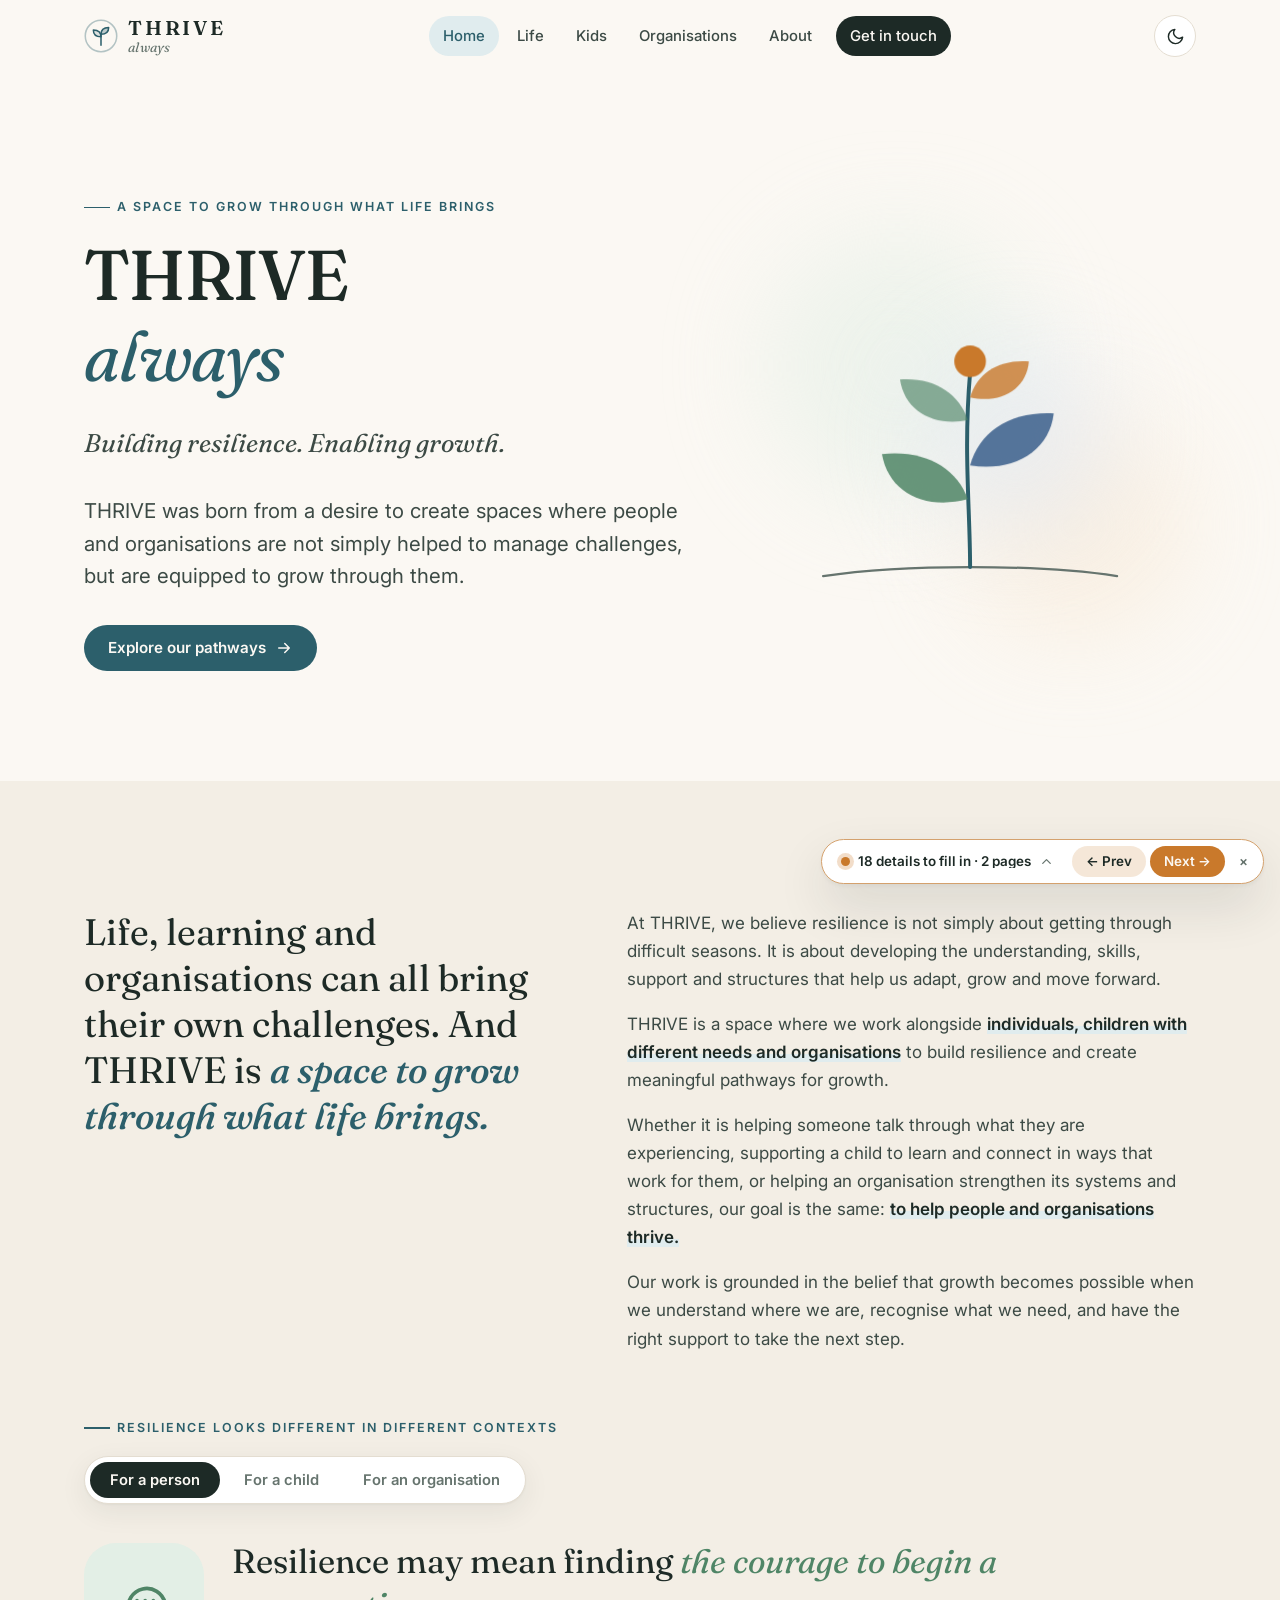
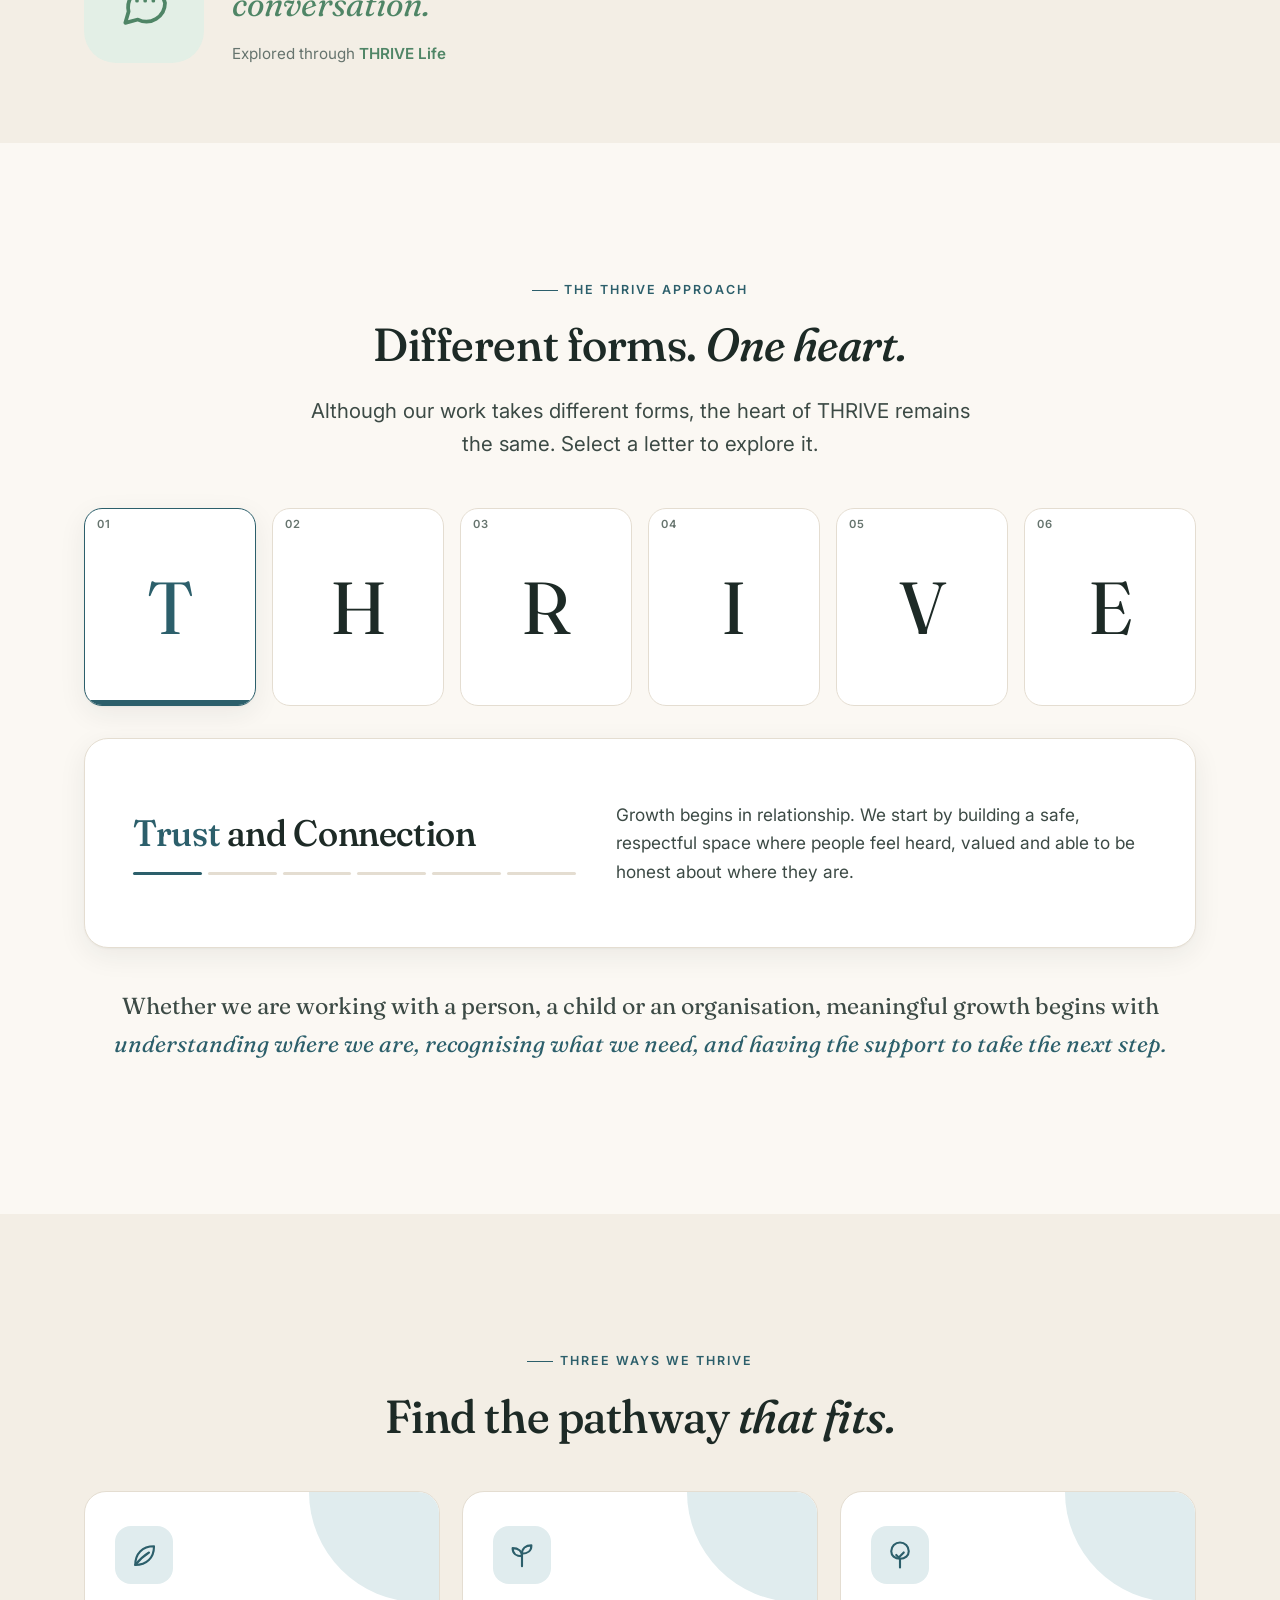
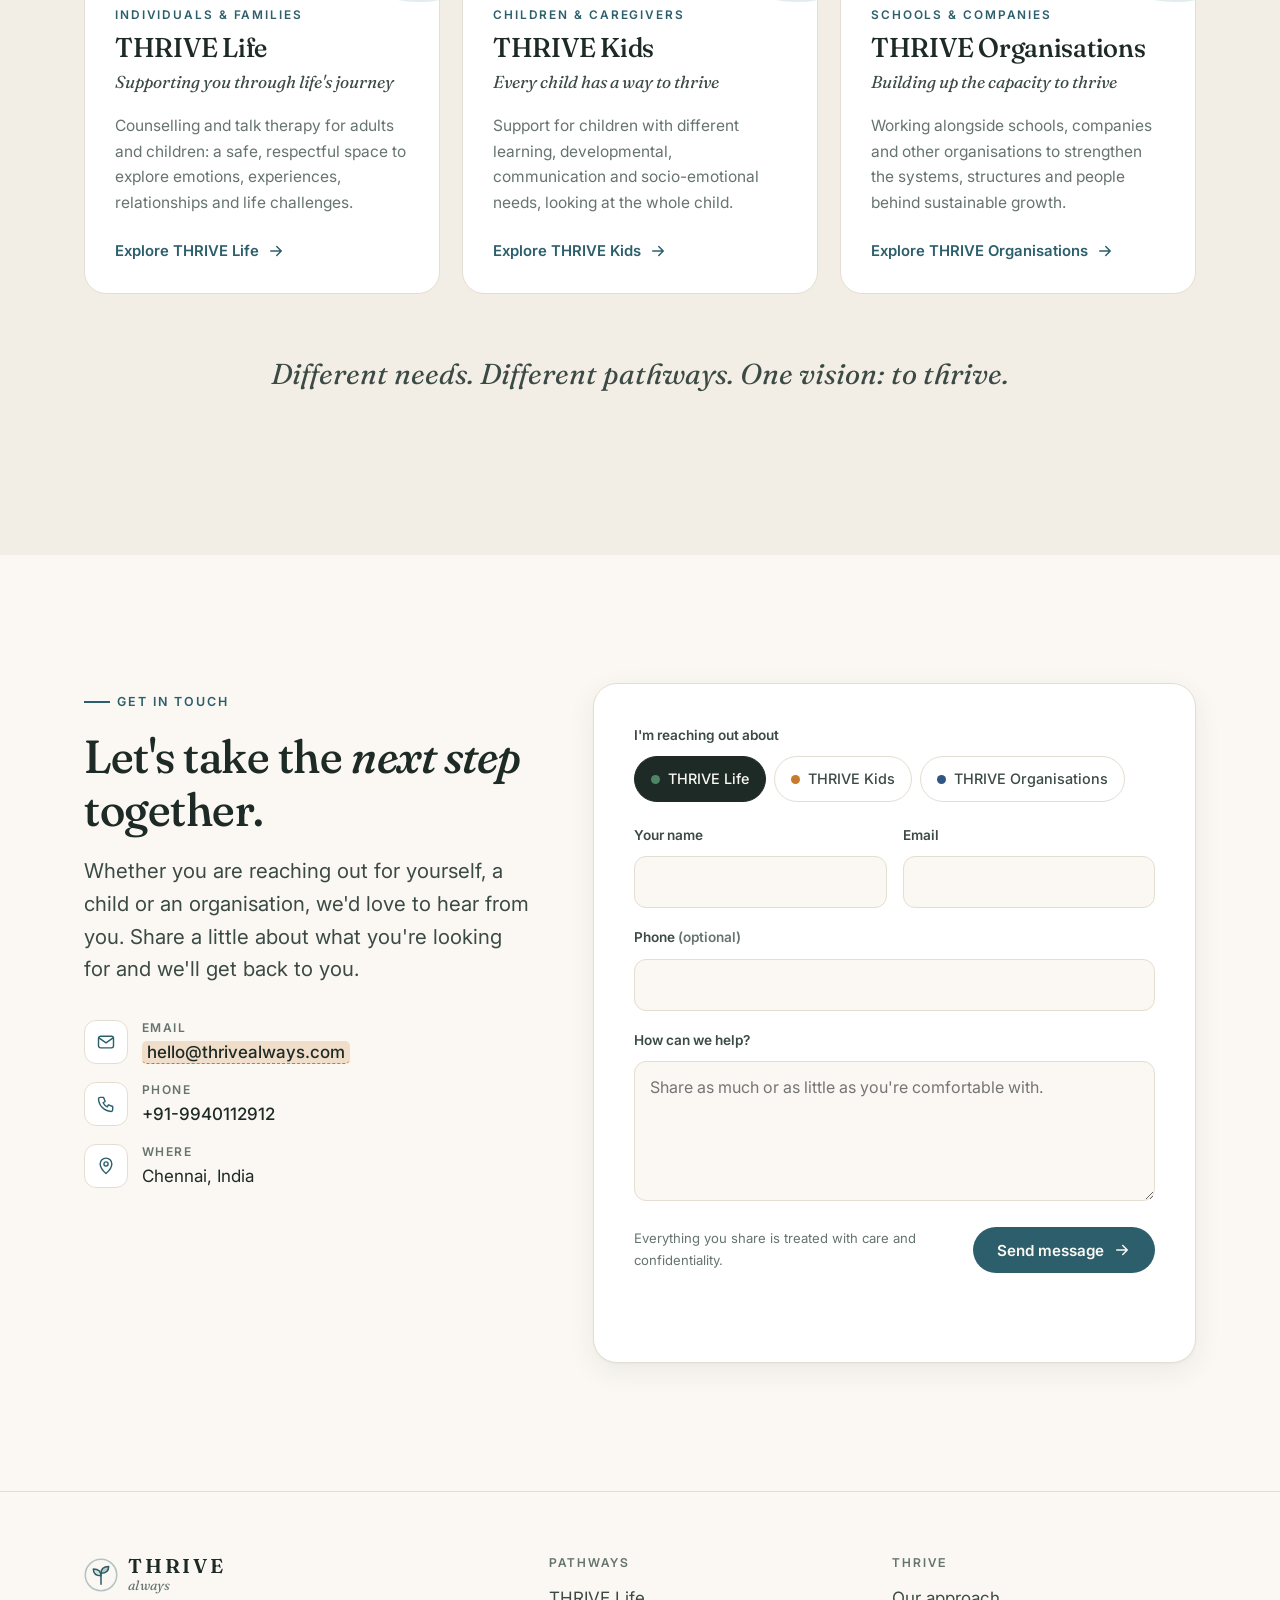
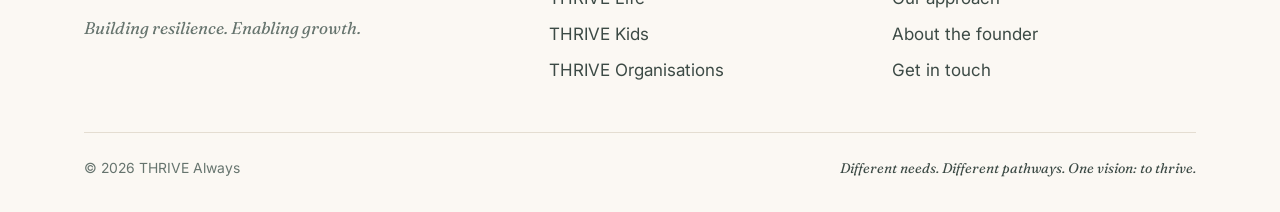
<file: index.html>
<!doctype html>
<html lang="en" class="no-js">
<head>
  <meta charset="utf-8">
  <meta name="viewport" content="width=device-width, initial-scale=1">
  <title>THRIVE Always | Building resilience. Enabling growth.</title>
  <meta name="description" content="THRIVE Always works alongside individuals, children with different needs and organisations to build resilience and create meaningful pathways for growth.">
  <meta property="og:title" content="THRIVE Always">
  <meta property="og:description" content="Building resilience. Enabling growth.">
  <link rel="icon" href="assets/favicon.svg" type="image/svg+xml">
  <link rel="preconnect" href="https://fonts.googleapis.com">
  <link rel="preconnect" href="https://fonts.gstatic.com" crossorigin>
  <link href="https://fonts.googleapis.com/css2?family=Fraunces:ital,opsz,wght@0,9..144,400;0,9..144,500;0,9..144,600;1,9..144,400;1,9..144,500&family=Inter:wght@400;500;600&display=swap" rel="stylesheet">
  <link rel="stylesheet" href="assets/css/styles.css">
  <script>try{var t=localStorage.getItem("thrive-theme");if(t==="light"||t==="dark")document.documentElement.setAttribute("data-theme",t)}catch(e){}</script>
</head>
<body>
  <a class="skip-link" href="#main">Skip to content</a>
  <div class="progress" aria-hidden="true"></div>

  <header class="site-header">
    <nav class="nav container" aria-label="Main">
      <a class="brand" href="index.html" aria-label="THRIVE Always home">
        <svg class="brand__mark" viewBox="0 0 40 40" fill="none" stroke="currentColor" stroke-width="1.8" stroke-linecap="round" stroke-linejoin="round" aria-hidden="true"><circle cx="20" cy="20" r="18.5" opacity=".35"/><path d="M20 31V18"/><path d="M20 21c0-5-3.5-8-9-8 0 5 3.5 8 9 8z" fill="currentColor" fill-opacity=".15"/><path d="M20 18c0-5 3.5-8 9-8 0 5-3.5 8-9 8z" fill="currentColor" fill-opacity=".3"/></svg>
        <span class="brand__text"><span class="brand__name">THRIVE</span><span class="brand__sub">always</span></span>
      </a>
      <ul class="nav__links" id="nav-links">
        <li><a href="index.html" aria-current="page">Home</a></li>
        <li><a href="life.html">Life</a></li>
        <li><a href="kids.html">Kids</a></li>
        <li><a href="organisations.html">Organisations</a></li>
        <li><a href="about.html">About</a></li>
        <li><a class="nav__cta" href="index.html#contact">Get in touch</a></li>
      </ul>
      <div class="nav__actions">
        <button class="icon-btn theme-toggle" type="button" aria-label="Toggle colour theme">
          <svg class="i-moon" viewBox="0 0 24 24" fill="none" stroke="currentColor" stroke-width="1.8" stroke-linecap="round" stroke-linejoin="round" aria-hidden="true"><path d="M21 12.8A9 9 0 1 1 11.2 3a7 7 0 0 0 9.8 9.8z"/></svg>
          <svg class="i-sun" viewBox="0 0 24 24" fill="none" stroke="currentColor" stroke-width="1.8" stroke-linecap="round" aria-hidden="true"><circle cx="12" cy="12" r="4.2"/><path d="M12 2v2M12 20v2M4.9 4.9l1.4 1.4M17.7 17.7l1.4 1.4M2 12h2M20 12h2M4.9 19.1l1.4-1.4M17.7 6.3l1.4-1.4"/></svg>
        </button>
        <button class="icon-btn menu-toggle" type="button" aria-label="Open menu" aria-expanded="false" aria-controls="nav-links">
          <svg viewBox="0 0 24 24" fill="none" stroke="currentColor" stroke-width="1.8" stroke-linecap="round" aria-hidden="true"><path d="M4 7h16M4 12h16M4 17h10"/></svg>
        </button>
      </div>
    </nav>
  </header>

  <main id="main">
    <!-- ============ HERO ============ -->
    <section class="hero">
      <div class="container hero__grid">
        <div>
          <p class="eyebrow reveal">A space to grow through what life brings</p>
          <h1 class="reveal reveal-d1">THRIVE <span class="word-always">always</span></h1>
          <p class="hero__tag reveal reveal-d2">Building resilience. Enabling growth.</p>
          <p class="lead reveal reveal-d2">THRIVE was born from a desire to create spaces where people and organisations are not simply helped to manage challenges, but are equipped to grow through them.</p>
          <div class="hero__actions reveal reveal-d3">
            <a class="btn btn--primary" href="#pathways">Explore our pathways
              <svg viewBox="0 0 24 24" fill="none" stroke="currentColor" stroke-width="2" stroke-linecap="round" stroke-linejoin="round" aria-hidden="true"><path d="M5 12h14M13 6l6 6-6 6"/></svg>
            </a>
          </div>
        </div>

        <div class="hero__art" aria-hidden="true">
          <span class="blob blob--1"></span><span class="blob blob--2"></span><span class="blob blob--3"></span>
          <svg class="sprout" viewBox="0 0 400 400" fill="none" stroke-linecap="round" stroke-linejoin="round">
            <circle class="ring" cx="200" cy="140" r="60" stroke="var(--primary)" stroke-width="1.5"/>
            <path class="draw" d="M70 330c40-6 90-8 130-8s90 2 130 8" stroke="var(--muted)" stroke-width="2"/>
            <path class="draw" d="M200 322C200 270 194 220 200 150" stroke="var(--primary)" stroke-width="3.5"/>
            <path class="leaf leaf--r" d="M198 262c-10-28-38-44-76-40 6 34 38 50 76 40z" fill="var(--life)" fill-opacity=".85"/>
            <path class="leaf" d="M200 232c8-30 36-48 74-46-4 34-36 52-74 46z" fill="var(--org)" fill-opacity=".8"/>
            <path class="leaf leaf--r" d="M198 192c-8-24-30-38-60-36 4 28 30 42 60 36z" fill="var(--life)" fill-opacity=".65"/>
            <path class="leaf" d="M200 172c6-22 26-34 52-32-2 24-24 38-52 32z" fill="var(--kids)" fill-opacity=".8"/>
            <circle class="bud" cx="200" cy="140" r="14" fill="var(--kids)"/>
          </svg>
        </div>
      </div>
    </section>

    <!-- ============ STORY ============ -->
    <section class="section section--alt" id="about-thrive">
      <div class="container story">
        <p class="story__quote reveal">Life, learning and organisations can all bring their own challenges. And THRIVE is <strong>a space to grow through what life brings.</strong></p>
        <div class="story__body reveal reveal-d1">
          <p>At THRIVE, we believe resilience is not simply about getting through difficult seasons. It is about developing the understanding, skills, support and structures that help us adapt, grow and move forward.</p>
          <p>THRIVE is a space where we work alongside <span class="highlight">individuals, children with different needs and organisations</span> to build resilience and create meaningful pathways for growth.</p>
          <p>Whether it is helping someone talk through what they are experiencing, supporting a child to learn and connect in ways that work for them, or helping an organisation strengthen its systems and structures, our goal is the same: <span class="highlight">to help people and organisations thrive.</span></p>
          <p class="muted">Our work is grounded in the belief that growth becomes possible when we understand where we are, recognise what we need, and have the right support to take the next step.</p>
        </div>
      </div>

      <!-- Resilience in context -->
      <div class="container contexts">
        <p class="eyebrow reveal">Resilience looks different in different contexts</p>
        <div class="segmented reveal" role="tablist" aria-label="Resilience in context" data-contexts>
          <button role="tab" id="ctx-tab-0" aria-controls="ctx-0" aria-selected="true" tabindex="0"><span class="seg-pre">For a </span>person</button>
          <button role="tab" id="ctx-tab-1" aria-controls="ctx-1" aria-selected="false" tabindex="-1"><span class="seg-pre">For a </span>child</button>
          <button role="tab" id="ctx-tab-2" aria-controls="ctx-2" aria-selected="false" tabindex="-1"><span class="seg-pre">For an </span>organisation</button>
        </div>
        <div class="context-stage reveal">
          <div class="context-card c-life is-active" id="ctx-0" role="tabpanel" aria-labelledby="ctx-tab-0">
            <div class="context-card__icon"><svg viewBox="0 0 24 24" fill="none" stroke="currentColor" stroke-width="1.6" stroke-linecap="round" stroke-linejoin="round" aria-hidden="true"><path d="M21 12a8 8 0 0 1-11.6 7.1L4 20.5l1.4-4.9A8 8 0 1 1 21 12z"/><path d="M9 11h.01M12.5 11h.01M16 11h.01"/></svg></div>
            <div><p>Resilience may mean finding <span>the courage to begin a conversation.</span></p><small>Explored through <a href="life.html">THRIVE Life</a></small></div>
          </div>
          <div class="context-card c-kids" id="ctx-1" role="tabpanel" aria-labelledby="ctx-tab-1">
            <div class="context-card__icon"><svg viewBox="0 0 24 24" fill="none" stroke="currentColor" stroke-width="1.6" stroke-linecap="round" stroke-linejoin="round" aria-hidden="true"><path d="M12 21v-9"/><path d="M12 13c0-4-3-6.5-7.5-6.5 0 4.2 3 6.5 7.5 6.5z"/><path d="M12 11c0-4.2 3-6.7 7.5-6.7 0 4.2-3 6.7-7.5 6.7z"/></svg></div>
            <div><p>It may mean discovering that <span>there is more than one way to learn.</span></p><small>Explored through <a href="kids.html">THRIVE Kids</a></small></div>
          </div>
          <div class="context-card c-org" id="ctx-2" role="tabpanel" aria-labelledby="ctx-tab-2">
            <div class="context-card__icon"><svg viewBox="0 0 24 24" fill="none" stroke="currentColor" stroke-width="1.6" stroke-linecap="round" stroke-linejoin="round" aria-hidden="true"><path d="M12 22v-7"/><path d="M12 15c-4.2 0-7-2.6-7-6a7 7 0 0 1 14 0c0 3.4-2.8 6-7 6z"/><path d="M12 15l-3-3M12 13l3-3"/></svg></div>
            <div><p>It may mean having the courage to examine what has always been done and ask, <span>&ldquo;Is there a better way?&rdquo;</span></p><small>Explored through <a href="organisations.html">THRIVE Organisations</a></small></div>
          </div>
        </div>
      </div>
    </section>

    <!-- ============ APPROACH ============ -->
    <section class="section" id="approach">
      <div class="container" data-approach>
        <div class="center measure">
          <p class="eyebrow reveal">The THRIVE approach</p>
          <h2 class="reveal">Different forms. <em>One heart.</em></h2>
          <p class="lead reveal">Although our work takes different forms, the heart of THRIVE remains the same. Select a letter to explore it.</p>
        </div>

        <div class="approach__letters reveal" role="tablist" aria-label="The THRIVE approach">
          <button class="letter-btn" role="tab" id="thrive-tab-0" aria-controls="thrive-panel" aria-label="T: Trust and Connection"><span class="num">01</span>T</button>
          <button class="letter-btn" role="tab" id="thrive-tab-1" aria-controls="thrive-panel" aria-label="H: Holistic Understanding"><span class="num">02</span>H</button>
          <button class="letter-btn" role="tab" id="thrive-tab-2" aria-controls="thrive-panel" aria-label="R: Reflective Awareness"><span class="num">03</span>R</button>
          <button class="letter-btn" role="tab" id="thrive-tab-3" aria-controls="thrive-panel" aria-label="I: Integrating Learning"><span class="num">04</span>I</button>
          <button class="letter-btn" role="tab" id="thrive-tab-4" aria-controls="thrive-panel" aria-label="V: Venturing into Change"><span class="num">05</span>V</button>
          <button class="letter-btn" role="tab" id="thrive-tab-5" aria-controls="thrive-panel" aria-label="E: Experiencing Growth and Resilience"><span class="num">06</span>E</button>
        </div>

        <div class="approach__panel reveal" id="thrive-panel" role="tabpanel" aria-live="polite">
          <div>
            <h3 class="approach__title"><b>Trust</b> and Connection</h3>
            <div class="approach__progress" aria-hidden="true"><i></i><i></i><i></i><i></i><i></i><i></i></div>
          </div>
          <p class="approach__text">Growth begins in relationship. We start by building a safe, respectful space where people feel heard, valued and able to be honest about where they are.</p>
        </div>

        <p class="approach__foot center reveal">Whether we are working with a person, a child or an organisation, meaningful growth begins with <span>understanding where we are, recognising what we need, and having the support to take the next step.</span></p>
      </div>
    </section>

    <!-- ============ PATHWAYS ============ -->
    <section class="section section--alt" id="pathways">
      <div class="container">
        <div class="center measure">
          <p class="eyebrow reveal">Three ways we thrive</p>
          <h2 class="reveal">Find the pathway <em>that fits.</em></h2>
        </div>

        <div class="pathways">
          <a class="pathway c-life reveal" href="life.html">
            <div class="pathway__icon"><svg viewBox="0 0 24 24" fill="none" stroke="currentColor" stroke-width="1.7" stroke-linecap="round" stroke-linejoin="round" aria-hidden="true"><path d="M5 20c0-9 5.5-15 15-15 0 9.5-6 15-15 15z"/><path d="M5 20c3.5-4.5 7-7.5 11-10"/></svg></div>
            <span class="pathway__label">Individuals &amp; families</span>
            <h3>THRIVE Life</h3>
            <p class="pathway__tag">Supporting you through life's journey</p>
            <p class="desc">Counselling and talk therapy for adults and children: a safe, respectful space to explore emotions, experiences, relationships and life challenges.</p>
            <span class="pathway__more">Explore THRIVE Life <svg viewBox="0 0 24 24" fill="none" stroke="currentColor" stroke-width="2" stroke-linecap="round" stroke-linejoin="round" aria-hidden="true"><path d="M5 12h14M13 6l6 6-6 6"/></svg></span>
          </a>
          <a class="pathway c-kids reveal reveal-d1" href="kids.html">
            <div class="pathway__icon"><svg viewBox="0 0 24 24" fill="none" stroke="currentColor" stroke-width="1.7" stroke-linecap="round" stroke-linejoin="round" aria-hidden="true"><path d="M12 21v-9"/><path d="M12 13c0-4-3-6.5-7.5-6.5 0 4.2 3 6.5 7.5 6.5z"/><path d="M12 11c0-4.2 3-6.7 7.5-6.7 0 4.2-3 6.7-7.5 6.7z"/></svg></div>
            <span class="pathway__label">Children &amp; caregivers</span>
            <h3>THRIVE Kids</h3>
            <p class="pathway__tag">Every child has a way to thrive</p>
            <p class="desc">Support for children with different learning, developmental, communication and socio-emotional needs, looking at the whole child.</p>
            <span class="pathway__more">Explore THRIVE Kids <svg viewBox="0 0 24 24" fill="none" stroke="currentColor" stroke-width="2" stroke-linecap="round" stroke-linejoin="round" aria-hidden="true"><path d="M5 12h14M13 6l6 6-6 6"/></svg></span>
          </a>
          <a class="pathway c-org reveal reveal-d2" href="organisations.html">
            <div class="pathway__icon"><svg viewBox="0 0 24 24" fill="none" stroke="currentColor" stroke-width="1.7" stroke-linecap="round" stroke-linejoin="round" aria-hidden="true"><path d="M12 22v-7"/><path d="M12 15c-4.2 0-7-2.6-7-6a7 7 0 0 1 14 0c0 3.4-2.8 6-7 6z"/><path d="M12 15l-3-3M12 13l3-3"/></svg></div>
            <span class="pathway__label">Schools &amp; companies</span>
            <h3>THRIVE Organisations</h3>
            <p class="pathway__tag">Building up the capacity to thrive</p>
            <p class="desc">Working alongside schools, companies and other organisations to strengthen the systems, structures and people behind sustainable growth.</p>
            <span class="pathway__more">Explore THRIVE Organisations <svg viewBox="0 0 24 24" fill="none" stroke="currentColor" stroke-width="2" stroke-linecap="round" stroke-linejoin="round" aria-hidden="true"><path d="M5 12h14M13 6l6 6-6 6"/></svg></span>
          </a>
        </div>

        <p class="closing-line reveal">Different needs. Different pathways. One vision: to thrive.</p>
      </div>
    </section>

    <!-- ============ CONTACT ============ -->
    <section class="section" id="contact">
      <div class="container contact">
        <div class="contact__info reveal">
          <p class="eyebrow">Get in touch</p>
          <h2>Let's take the <em>next step</em> together.</h2>
          <p class="lead">Whether you are reaching out for yourself, a child or an organisation, we'd love to hear from you. Share a little about what you're looking for and we'll get back to you.</p>
          <ul class="contact__list">
            <li>
              <span class="ic"><svg viewBox="0 0 24 24" fill="none" stroke="currentColor" stroke-width="1.7" stroke-linecap="round" stroke-linejoin="round" aria-hidden="true"><rect x="3" y="5" width="18" height="14" rx="2.5"/><path d="M3.5 7l8.5 6 8.5-6"/></svg></span>
              <span><small>Email</small><!-- TO FILL: replace this email here, in the mailto link, and in the form's data-email below --><a href="mailto:hello@thrivealways.com"><mark class="todo" title="Placeholder: confirm the real email address">hello@thrivealways.com</mark></a></span>
            </li>
            <li>
              <span class="ic"><svg viewBox="0 0 24 24" fill="none" stroke="currentColor" stroke-width="1.7" stroke-linecap="round" stroke-linejoin="round" aria-hidden="true"><path d="M5 4h4l2 5-2.5 1.5a11 11 0 0 0 5 5L15 13l5 2v4a2 2 0 0 1-2 2A16 16 0 0 1 3 6a2 2 0 0 1 2-2"/></svg></span>
              <span><small>Phone</small><a href="tel:+919940112912">+91-9940112912</a></span>
            </li>
            <li>
              <span class="ic"><svg viewBox="0 0 24 24" fill="none" stroke="currentColor" stroke-width="1.7" stroke-linecap="round" stroke-linejoin="round" aria-hidden="true"><path d="M12 21s-7-6.2-7-11.5a7 7 0 0 1 14 0C19 14.8 12 21 12 21z"/><circle cx="12" cy="9.5" r="2.5"/></svg></span>
              <span><small>Where</small>Chennai, India</span>
            </li>
          </ul>
        </div>

        <!-- Submissions go to the Google Form "People who have gotten in touch through THRIVE Always".
             data-gform = the form's formResponse URL. Each field's data-entry = its Google Form entry ID.
             data-email = fallback address shown only if sending fails. -->
        <form class="form reveal reveal-d1" data-contact-form
              data-gform="https://docs.google.com/forms/d/e/1FAIpQLScshcV4W0AmIRy5SJ715VLoIZzCORh9TL6VQE3OFLzrr0DCdw/formResponse"
              data-entry-about="entry.185274157"
              data-email="hello@thrivealways.com" novalidate>
          <fieldset>
            <legend>I'm reaching out about</legend>
            <div class="chips">
              <label class="chip" style="--dot: var(--life)"><input type="radio" name="about" value="life" data-label="THRIVE Life" checked><span><i></i>THRIVE Life</span></label>
              <label class="chip" style="--dot: var(--kids)"><input type="radio" name="about" value="kids" data-label="THRIVE Kids"><span><i></i>THRIVE Kids</span></label>
              <label class="chip" style="--dot: var(--org)"><input type="radio" name="about" value="organisations" data-label="THRIVE Organisations"><span><i></i>THRIVE Organisations</span></label>
            </div>
          </fieldset>
          <div class="field-row">
            <div class="field"><label class="lbl" for="f-name">Your name</label><input id="f-name" name="name" data-entry="entry.408079800" type="text" autocomplete="name" required></div>
            <div class="field"><label class="lbl" for="f-email">Email</label><input id="f-email" name="email" data-entry="entry.2143166895" type="email" autocomplete="email" required></div>
          </div>
          <div class="field"><label class="lbl" for="f-phone">Phone <span class="muted">(optional)</span></label><input id="f-phone" name="phone" data-entry="entry.1077784121" type="tel" autocomplete="tel"></div>
          <div class="field"><label class="lbl" for="f-msg">How can we help?</label><textarea id="f-msg" name="message" data-entry="entry.2073707355" required placeholder="Share as much or as little as you're comfortable with."></textarea></div>
          <div class="form__foot">
            <p class="form__note">Everything you share is treated with care and confidentiality.</p>
            <button class="btn btn--primary" type="submit">Send message
              <svg viewBox="0 0 24 24" fill="none" stroke="currentColor" stroke-width="2" stroke-linecap="round" stroke-linejoin="round" aria-hidden="true"><path d="M5 12h14M13 6l6 6-6 6"/></svg>
            </button>
          </div>
          <p class="form__status" role="status"></p>
          <div class="form__done" hidden tabindex="-1">
            <span class="form__done-icon" aria-hidden="true"><svg viewBox="0 0 24 24" fill="none" stroke="currentColor" stroke-width="2" stroke-linecap="round" stroke-linejoin="round"><path d="M5 12.5l4.5 4.5L19 7.5"/></svg></span>
            <h3>Thank you for reaching out.</h3>
            <p>Your message has been sent. We'll be in touch soon.</p>
            <button class="btn btn--ghost" type="button" data-form-reset>Send another message</button>
          </div>
        </form>
      </div>
    </section>
  </main>

  <footer class="site-footer">
    <div class="container">
      <div class="footer__grid">
        <div>
          <a class="brand" href="index.html" aria-label="THRIVE Always home">
            <svg class="brand__mark" viewBox="0 0 40 40" fill="none" stroke="currentColor" stroke-width="1.8" stroke-linecap="round" stroke-linejoin="round" aria-hidden="true"><circle cx="20" cy="20" r="18.5" opacity=".35"/><path d="M20 31V18"/><path d="M20 21c0-5-3.5-8-9-8 0 5 3.5 8 9 8z" fill="currentColor" fill-opacity=".15"/><path d="M20 18c0-5 3.5-8 9-8 0 5-3.5 8-9 8z" fill="currentColor" fill-opacity=".3"/></svg>
            <span class="brand__text"><span class="brand__name">THRIVE</span><span class="brand__sub">always</span></span>
          </a>
          <p class="footer__tag">Building resilience. Enabling growth.</p>
        </div>
        <div class="footer__col">
          <h4>Pathways</h4>
          <ul><li><a href="life.html">THRIVE Life</a></li><li><a href="kids.html">THRIVE Kids</a></li><li><a href="organisations.html">THRIVE Organisations</a></li></ul>
        </div>
        <div class="footer__col">
          <h4>THRIVE</h4>
          <ul><li><a href="index.html#approach">Our approach</a></li><li><a href="about.html">About the founder</a></li><li><a href="index.html#contact">Get in touch</a></li></ul>
        </div>
      </div>
      <div class="footer__bottom">
        <span>&copy; <span data-year>2026</span> THRIVE Always</span>
        <em>Different needs. Different pathways. One vision: to thrive.</em>
      </div>
    </div>
  </footer>

  <script src="assets/js/main.js" defer></script>
</body>
</html>
</file>
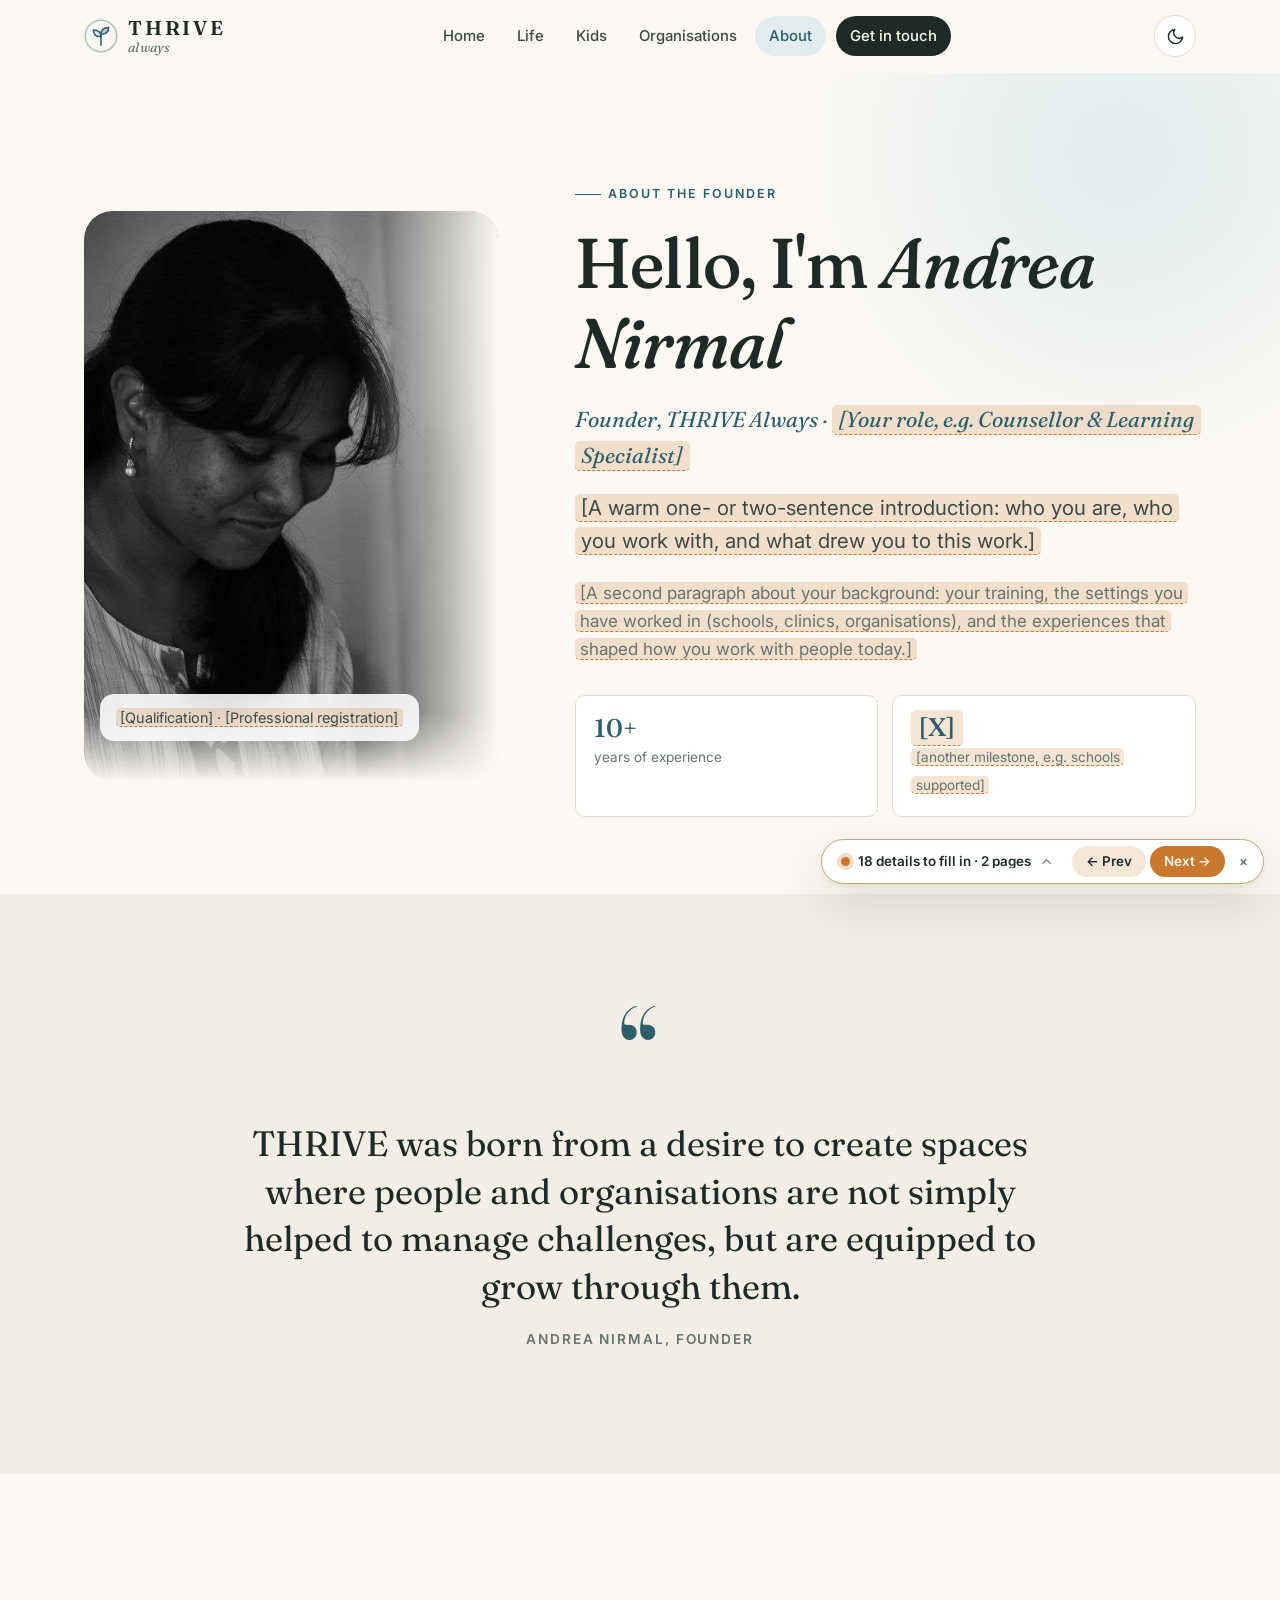
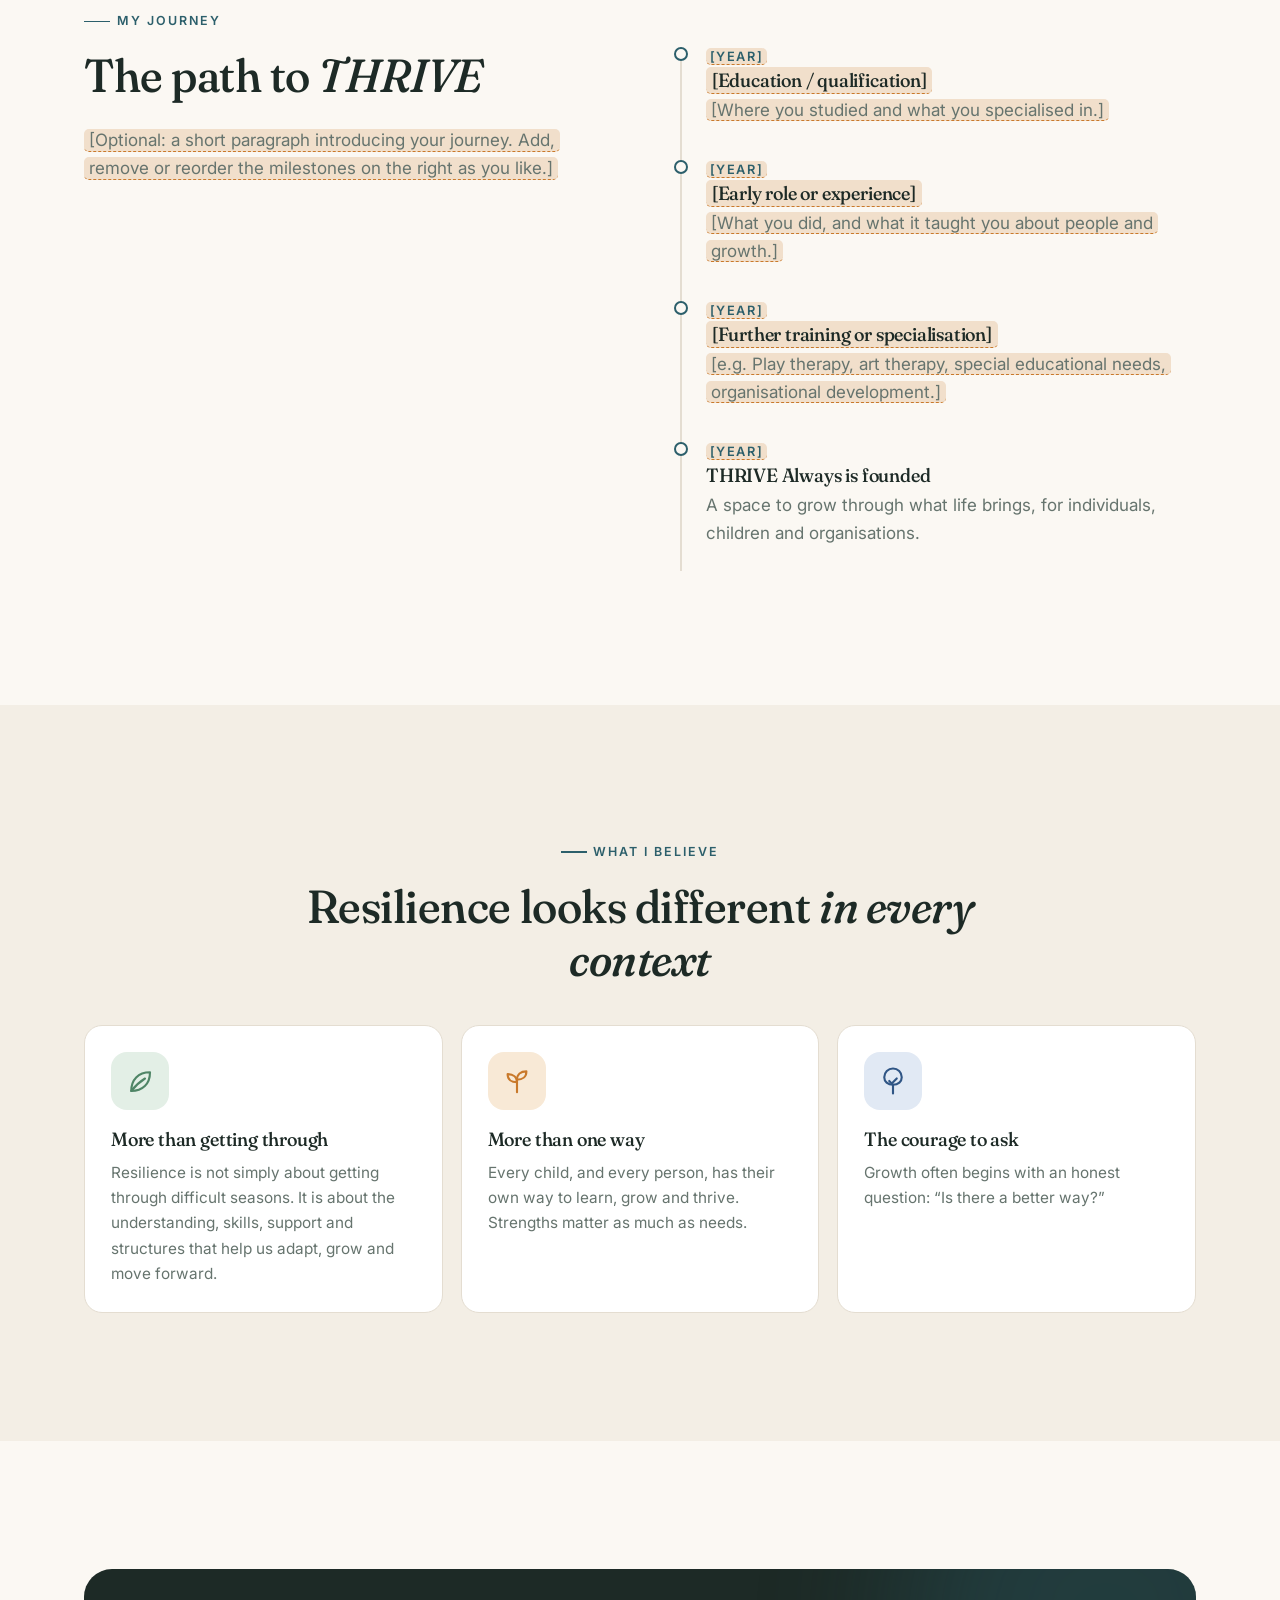
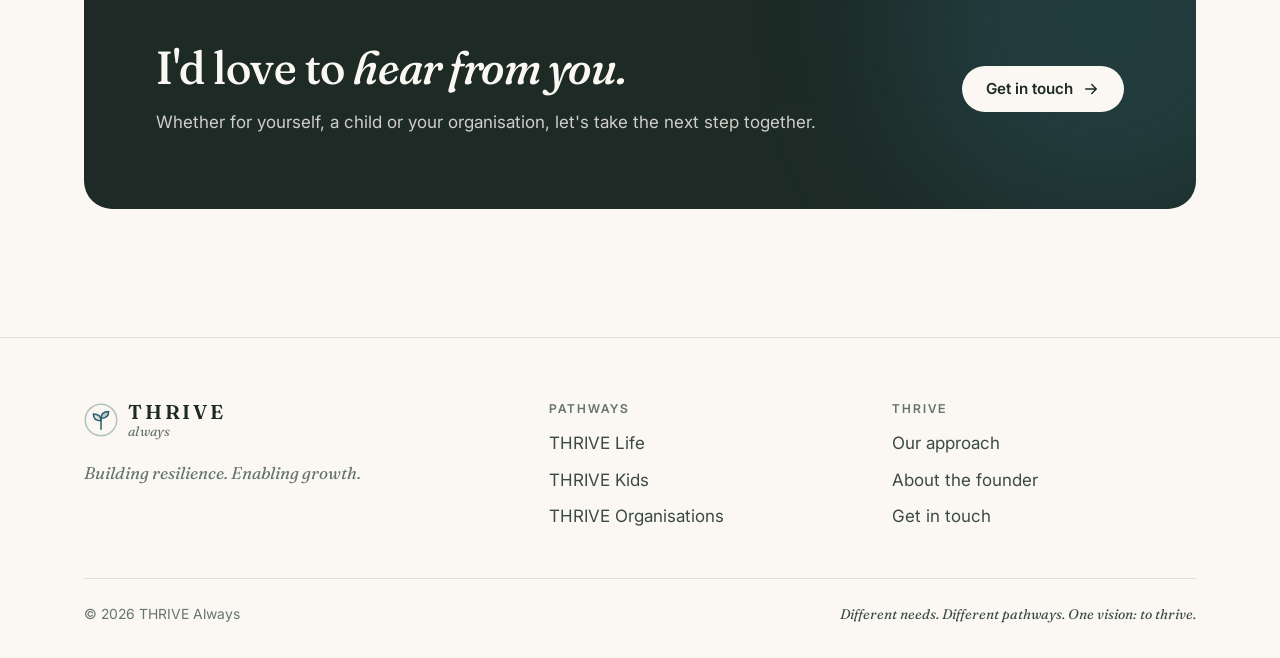
<file: about.html>
<!doctype html>
<html lang="en" class="no-js">
<head>
  <meta charset="utf-8">
  <meta name="viewport" content="width=device-width, initial-scale=1">
  <title>About the Founder | THRIVE Always</title>
  <meta name="description" content="Meet Andrea Nirmal, founder of THRIVE Always, and the story behind a space to grow through what life brings.">
  <link rel="icon" href="assets/favicon.svg" type="image/svg+xml">
  <link rel="preconnect" href="https://fonts.googleapis.com">
  <link rel="preconnect" href="https://fonts.gstatic.com" crossorigin>
  <link href="https://fonts.googleapis.com/css2?family=Fraunces:ital,opsz,wght@0,9..144,400;0,9..144,500;0,9..144,600;1,9..144,400;1,9..144,500&family=Inter:wght@400;500;600&display=swap" rel="stylesheet">
  <link rel="stylesheet" href="assets/css/styles.css">
  <script>try{var t=localStorage.getItem("thrive-theme");if(t==="light"||t==="dark")document.documentElement.setAttribute("data-theme",t)}catch(e){}</script>
</head>
<body>
  <a class="skip-link" href="#main">Skip to content</a>
  <div class="progress" aria-hidden="true"></div>

  <header class="site-header">
    <nav class="nav container" aria-label="Main">
      <a class="brand" href="index.html" aria-label="THRIVE Always home">
        <svg class="brand__mark" viewBox="0 0 40 40" fill="none" stroke="currentColor" stroke-width="1.8" stroke-linecap="round" stroke-linejoin="round" aria-hidden="true"><circle cx="20" cy="20" r="18.5" opacity=".35"/><path d="M20 31V18"/><path d="M20 21c0-5-3.5-8-9-8 0 5 3.5 8 9 8z" fill="currentColor" fill-opacity=".15"/><path d="M20 18c0-5 3.5-8 9-8 0 5-3.5 8-9 8z" fill="currentColor" fill-opacity=".3"/></svg>
        <span class="brand__text"><span class="brand__name">THRIVE</span><span class="brand__sub">always</span></span>
      </a>
      <ul class="nav__links" id="nav-links">
        <li><a href="index.html">Home</a></li>
        <li><a href="life.html">Life</a></li>
        <li><a href="kids.html">Kids</a></li>
        <li><a href="organisations.html">Organisations</a></li>
        <li><a href="about.html" aria-current="page">About</a></li>
        <li><a class="nav__cta" href="index.html#contact">Get in touch</a></li>
      </ul>
      <div class="nav__actions">
        <button class="icon-btn theme-toggle" type="button" aria-label="Toggle colour theme">
          <svg class="i-moon" viewBox="0 0 24 24" fill="none" stroke="currentColor" stroke-width="1.8" stroke-linecap="round" stroke-linejoin="round" aria-hidden="true"><path d="M21 12.8A9 9 0 1 1 11.2 3a7 7 0 0 0 9.8 9.8z"/></svg>
          <svg class="i-sun" viewBox="0 0 24 24" fill="none" stroke="currentColor" stroke-width="1.8" stroke-linecap="round" aria-hidden="true"><circle cx="12" cy="12" r="4.2"/><path d="M12 2v2M12 20v2M4.9 4.9l1.4 1.4M17.7 17.7l1.4 1.4M2 12h2M20 12h2M4.9 19.1l1.4-1.4M17.7 6.3l1.4-1.4"/></svg>
        </button>
        <button class="icon-btn menu-toggle" type="button" aria-label="Open menu" aria-expanded="false" aria-controls="nav-links">
          <svg viewBox="0 0 24 24" fill="none" stroke="currentColor" stroke-width="1.8" stroke-linecap="round" aria-hidden="true"><path d="M4 7h16M4 12h16M4 17h10"/></svg>
        </button>
      </div>
    </nav>
  </header>

  <main id="main">
    <!-- TO FILL: each <mark class="todo"> below is a placeholder. Replace it with your text and remove the <mark> tags. -->
    <section class="page-hero">
      <div class="container about-hero">
        <div class="portrait portrait--fade reveal">
          <img src="assets/img/andrea-nirmal.png" alt="Portrait of Andrea Nirmal" width="520" height="716">
          <div class="portrait__badge"><mark class="todo">[Qualification] · [Professional registration]</mark></div>
        </div>
        <div>
          <p class="eyebrow reveal">About the founder</p>
          <h1 class="reveal reveal-d1">Hello, I'm <em>Andrea Nirmal</em></h1>
          <p class="role reveal reveal-d1">Founder, THRIVE Always · <mark class="todo">[Your role, e.g. Counsellor &amp; Learning Specialist]</mark></p>
          <p class="lead reveal reveal-d2"><mark class="todo">[A warm one- or two-sentence introduction: who you are, who you work with, and what drew you to this work.]</mark></p>
          <p class="reveal reveal-d2 muted"><mark class="todo">[A second paragraph about your background: your training, the settings you have worked in (schools, clinics, organisations), and the experiences that shaped how you work with people today.]</mark></p>
          <div class="facts reveal reveal-d3">
            <div class="fact"><b>10+</b><span>years of experience</span></div>
            <div class="fact"><b><mark class="todo">[X]</mark></b><span><mark class="todo">[another milestone, e.g. schools supported]</mark></span></div>
          </div>
        </div>
      </div>
    </section>

    <section class="section section--alt">
      <div class="container">
        <blockquote class="quote-block reveal">
          THRIVE was born from a desire to create spaces where people and organisations are not simply helped to manage challenges, but are equipped to grow through them.
          <cite>Andrea Nirmal, Founder</cite>
        </blockquote>
      </div>
    </section>

    <section class="section">
      <div class="container split">
        <div class="reveal">
          <p class="eyebrow">My journey</p>
          <h2>The path to <em>THRIVE</em></h2>
          <p class="muted"><mark class="todo">[Optional: a short paragraph introducing your journey. Add, remove or reorder the milestones on the right as you like.]</mark></p>
        </div>
        <div class="timeline">
          <div class="timeline__item reveal">
            <span class="when"><mark class="todo">[Year]</mark></span>
            <h3><mark class="todo">[Education / qualification]</mark></h3>
            <p><mark class="todo">[Where you studied and what you specialised in.]</mark></p>
          </div>
          <div class="timeline__item reveal reveal-d1">
            <span class="when"><mark class="todo">[Year]</mark></span>
            <h3><mark class="todo">[Early role or experience]</mark></h3>
            <p><mark class="todo">[What you did, and what it taught you about people and growth.]</mark></p>
          </div>
          <div class="timeline__item reveal reveal-d2">
            <span class="when"><mark class="todo">[Year]</mark></span>
            <h3><mark class="todo">[Further training or specialisation]</mark></h3>
            <p><mark class="todo">[e.g. Play therapy, art therapy, special educational needs, organisational development.]</mark></p>
          </div>
          <div class="timeline__item reveal reveal-d3">
            <span class="when"><mark class="todo">[Year]</mark></span>
            <h3>THRIVE Always is founded</h3>
            <p>A space to grow through what life brings, for individuals, children and organisations.</p>
          </div>
        </div>
      </div>
    </section>

    <section class="section section--alt">
      <div class="container">
        <div class="center measure">
          <p class="eyebrow reveal">What I believe</p>
          <h2 class="reveal">Resilience looks different <em>in every context</em></h2>
        </div>
        <div class="values">
          <div class="value c-life reveal">
            <span class="pathway__icon"><svg viewBox="0 0 24 24" fill="none" stroke="currentColor" stroke-width="1.7" stroke-linecap="round" stroke-linejoin="round" aria-hidden="true"><path d="M5 20c0-9 5.5-15 15-15 0 9.5-6 15-15 15z"/><path d="M5 20c3.5-4.5 7-7.5 11-10"/></svg></span>
            <h3>More than getting through</h3>
            <p>Resilience is not simply about getting through difficult seasons. It is about the understanding, skills, support and structures that help us adapt, grow and move forward.</p>
          </div>
          <div class="value c-kids reveal reveal-d1">
            <span class="pathway__icon"><svg viewBox="0 0 24 24" fill="none" stroke="currentColor" stroke-width="1.7" stroke-linecap="round" stroke-linejoin="round" aria-hidden="true"><path d="M12 21v-9"/><path d="M12 13c0-4-3-6.5-7.5-6.5 0 4.2 3 6.5 7.5 6.5z"/><path d="M12 11c0-4.2 3-6.7 7.5-6.7 0 4.2-3 6.7-7.5 6.7z"/></svg></span>
            <h3>More than one way</h3>
            <p>Every child, and every person, has their own way to learn, grow and thrive. Strengths matter as much as needs.</p>
          </div>
          <div class="value c-org reveal reveal-d2">
            <span class="pathway__icon"><svg viewBox="0 0 24 24" fill="none" stroke="currentColor" stroke-width="1.7" stroke-linecap="round" stroke-linejoin="round" aria-hidden="true"><path d="M12 22v-7"/><path d="M12 15c-4.2 0-7-2.6-7-6a7 7 0 0 1 14 0c0 3.4-2.8 6-7 6z"/><path d="M12 15l-3-3M12 13l3-3"/></svg></span>
            <h3>The courage to ask</h3>
            <p>Growth often begins with an honest question: &ldquo;Is there a better way?&rdquo;</p>
          </div>
        </div>
      </div>
    </section>

    <section class="section">
      <div class="container">
        <div class="cta-band reveal">
          <div>
            <h2>I'd love to <em>hear from you.</em></h2>
            <p>Whether for yourself, a child or your organisation, let's take the next step together.</p>
          </div>
          <a class="btn btn--primary" href="index.html#contact">Get in touch
            <svg viewBox="0 0 24 24" fill="none" stroke="currentColor" stroke-width="2" stroke-linecap="round" stroke-linejoin="round" aria-hidden="true"><path d="M5 12h14M13 6l6 6-6 6"/></svg>
          </a>
        </div>
      </div>
    </section>
  </main>

  <footer class="site-footer">
    <div class="container">
      <div class="footer__grid">
        <div>
          <a class="brand" href="index.html" aria-label="THRIVE Always home">
            <svg class="brand__mark" viewBox="0 0 40 40" fill="none" stroke="currentColor" stroke-width="1.8" stroke-linecap="round" stroke-linejoin="round" aria-hidden="true"><circle cx="20" cy="20" r="18.5" opacity=".35"/><path d="M20 31V18"/><path d="M20 21c0-5-3.5-8-9-8 0 5 3.5 8 9 8z" fill="currentColor" fill-opacity=".15"/><path d="M20 18c0-5 3.5-8 9-8 0 5-3.5 8-9 8z" fill="currentColor" fill-opacity=".3"/></svg>
            <span class="brand__text"><span class="brand__name">THRIVE</span><span class="brand__sub">always</span></span>
          </a>
          <p class="footer__tag">Building resilience. Enabling growth.</p>
        </div>
        <div class="footer__col">
          <h4>Pathways</h4>
          <ul><li><a href="life.html">THRIVE Life</a></li><li><a href="kids.html">THRIVE Kids</a></li><li><a href="organisations.html">THRIVE Organisations</a></li></ul>
        </div>
        <div class="footer__col">
          <h4>THRIVE</h4>
          <ul><li><a href="index.html#approach">Our approach</a></li><li><a href="about.html">About the founder</a></li><li><a href="index.html#contact">Get in touch</a></li></ul>
        </div>
      </div>
      <div class="footer__bottom">
        <span>&copy; <span data-year>2026</span> THRIVE Always</span>
        <em>Different needs. Different pathways. One vision: to thrive.</em>
      </div>
    </div>
  </footer>

  <script src="assets/js/main.js" defer></script>
</body>
</html>
</file>
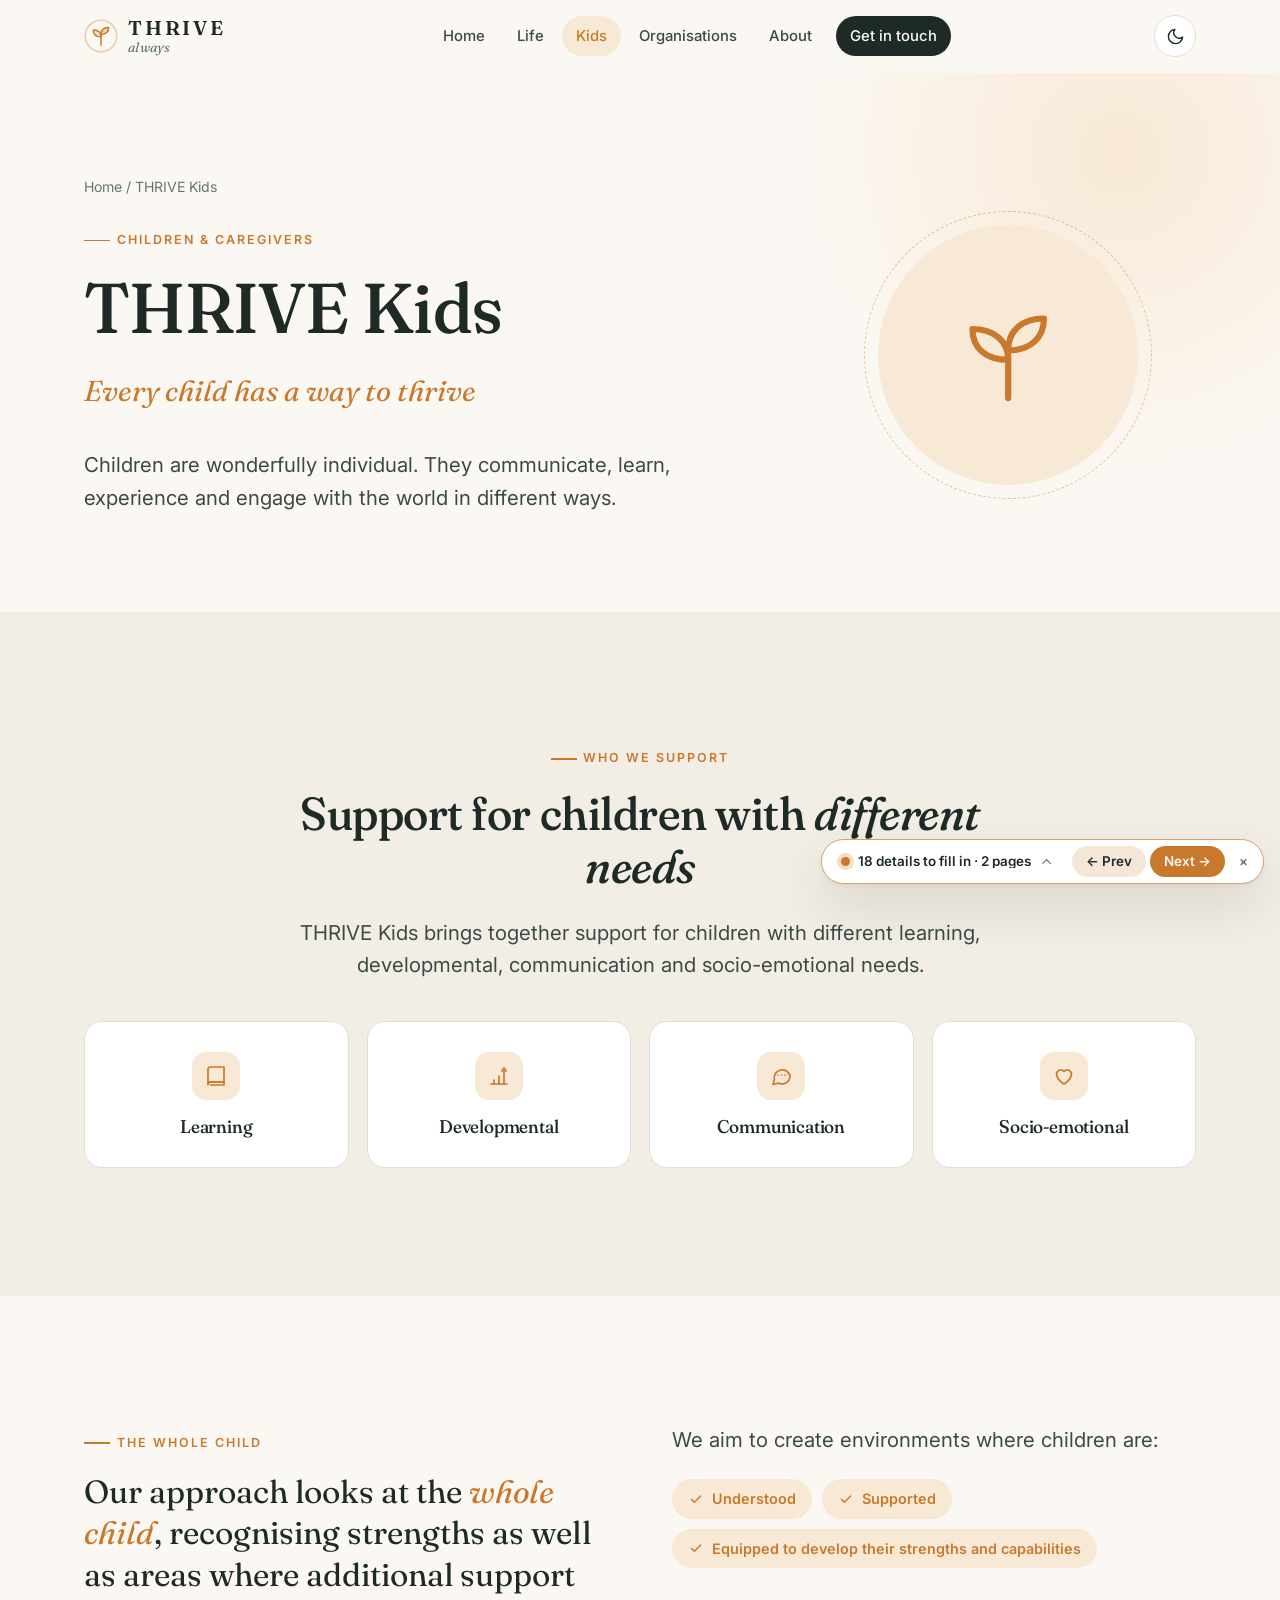
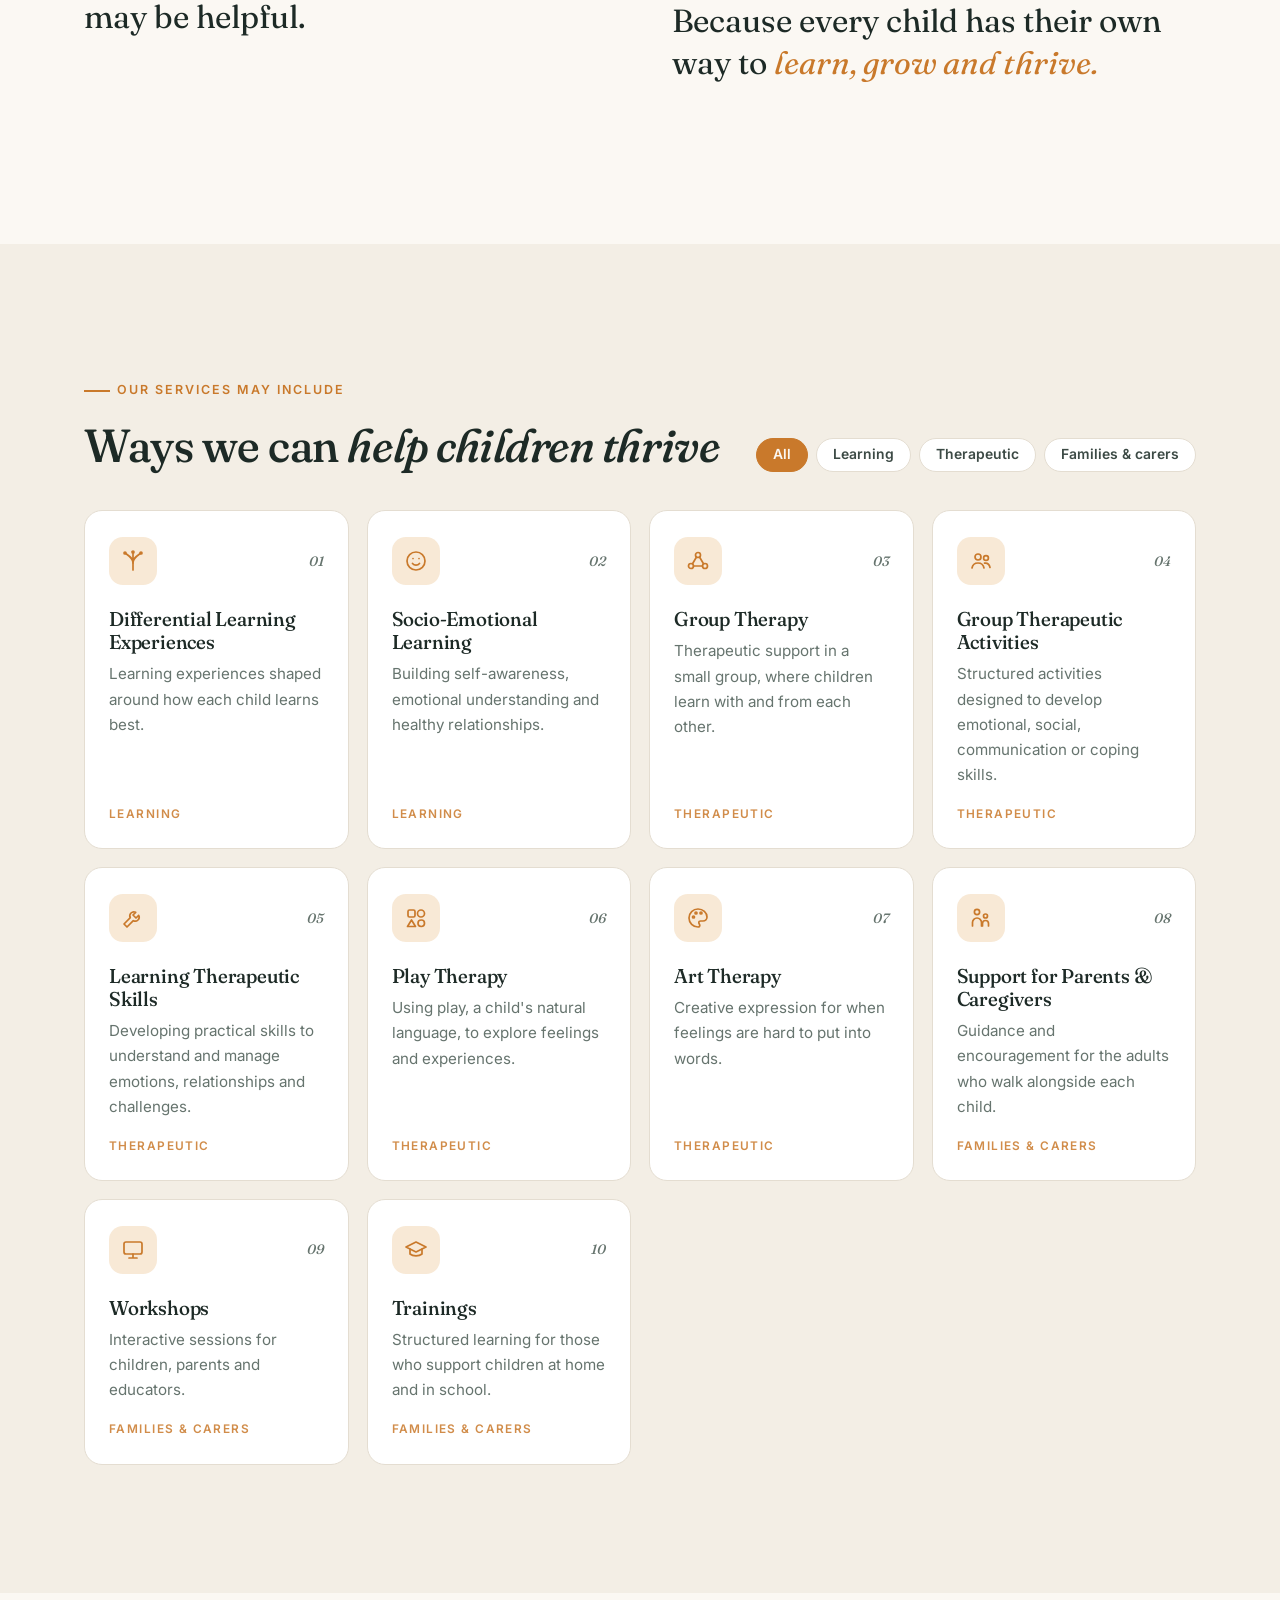
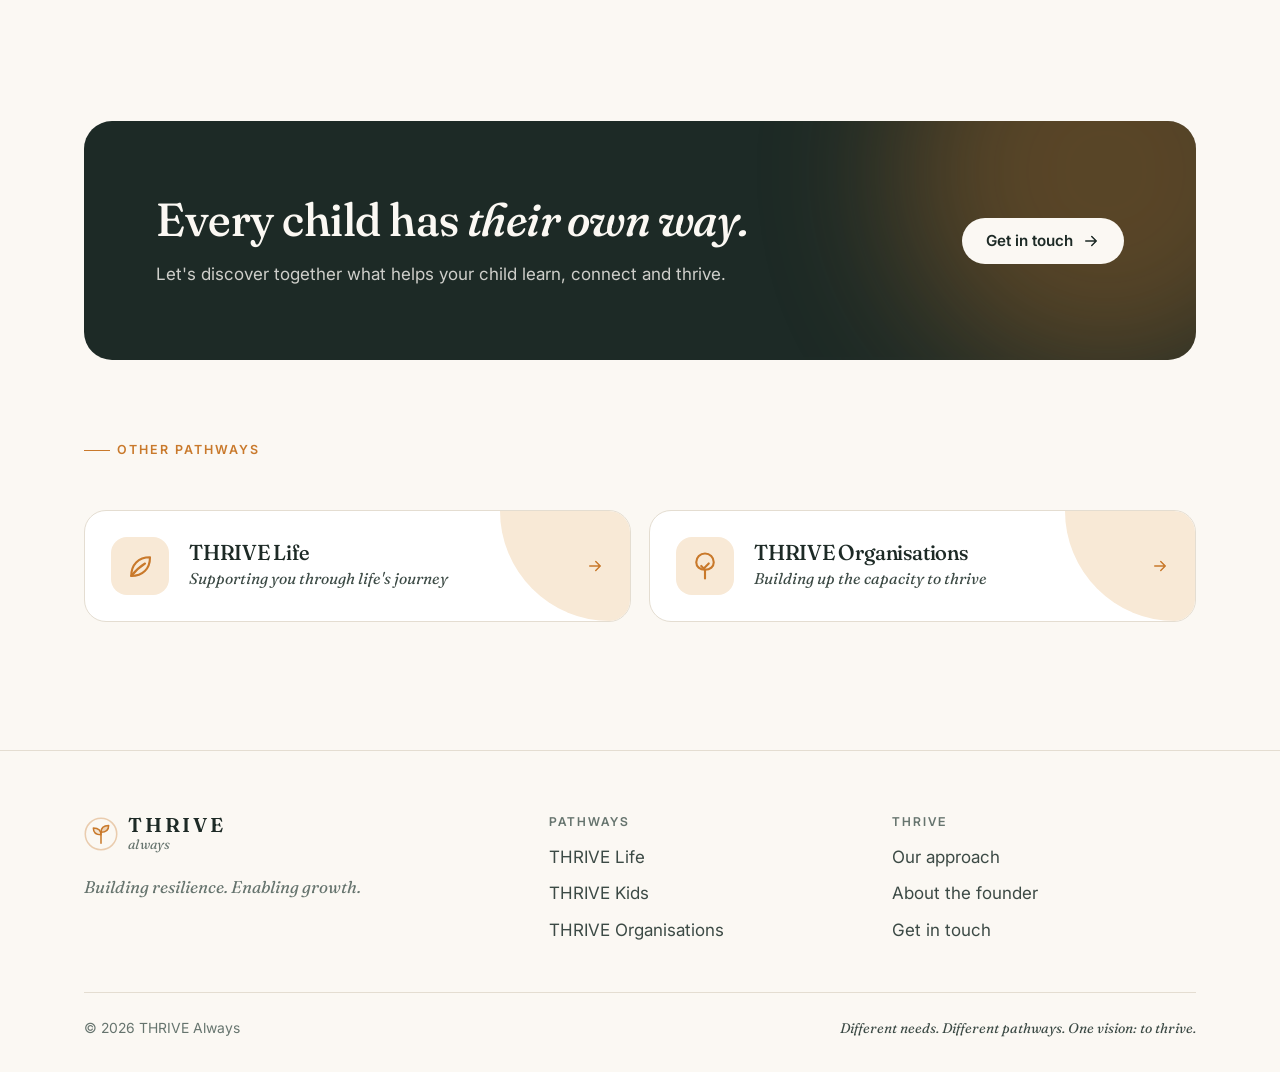
<file: kids.html>
<!doctype html>
<html lang="en" class="no-js">
<head>
  <meta charset="utf-8">
  <meta name="viewport" content="width=device-width, initial-scale=1">
  <title>THRIVE Kids | Every child has a way to thrive | THRIVE Always</title>
  <meta name="description" content="THRIVE Kids brings together support for children with different learning, developmental, communication and socio-emotional needs.">
  <link rel="icon" href="assets/favicon.svg" type="image/svg+xml">
  <link rel="preconnect" href="https://fonts.googleapis.com">
  <link rel="preconnect" href="https://fonts.gstatic.com" crossorigin>
  <link href="https://fonts.googleapis.com/css2?family=Fraunces:ital,opsz,wght@0,9..144,400;0,9..144,500;0,9..144,600;1,9..144,400;1,9..144,500&family=Inter:wght@400;500;600&display=swap" rel="stylesheet">
  <link rel="stylesheet" href="assets/css/styles.css">
  <script>try{var t=localStorage.getItem("thrive-theme");if(t==="light"||t==="dark")document.documentElement.setAttribute("data-theme",t)}catch(e){}</script>
</head>
<body class="theme-kids">
  <a class="skip-link" href="#main">Skip to content</a>
  <div class="progress" aria-hidden="true"></div>

  <header class="site-header">
    <nav class="nav container" aria-label="Main">
      <a class="brand" href="index.html" aria-label="THRIVE Always home">
        <svg class="brand__mark" viewBox="0 0 40 40" fill="none" stroke="currentColor" stroke-width="1.8" stroke-linecap="round" stroke-linejoin="round" aria-hidden="true"><circle cx="20" cy="20" r="18.5" opacity=".35"/><path d="M20 31V18"/><path d="M20 21c0-5-3.5-8-9-8 0 5 3.5 8 9 8z" fill="currentColor" fill-opacity=".15"/><path d="M20 18c0-5 3.5-8 9-8 0 5-3.5 8-9 8z" fill="currentColor" fill-opacity=".3"/></svg>
        <span class="brand__text"><span class="brand__name">THRIVE</span><span class="brand__sub">always</span></span>
      </a>
      <ul class="nav__links" id="nav-links">
        <li><a href="index.html">Home</a></li>
        <li><a href="life.html">Life</a></li>
        <li><a href="kids.html" aria-current="page">Kids</a></li>
        <li><a href="organisations.html">Organisations</a></li>
        <li><a href="about.html">About</a></li>
        <li><a class="nav__cta" href="index.html?about=kids#contact">Get in touch</a></li>
      </ul>
      <div class="nav__actions">
        <button class="icon-btn theme-toggle" type="button" aria-label="Toggle colour theme">
          <svg class="i-moon" viewBox="0 0 24 24" fill="none" stroke="currentColor" stroke-width="1.8" stroke-linecap="round" stroke-linejoin="round" aria-hidden="true"><path d="M21 12.8A9 9 0 1 1 11.2 3a7 7 0 0 0 9.8 9.8z"/></svg>
          <svg class="i-sun" viewBox="0 0 24 24" fill="none" stroke="currentColor" stroke-width="1.8" stroke-linecap="round" aria-hidden="true"><circle cx="12" cy="12" r="4.2"/><path d="M12 2v2M12 20v2M4.9 4.9l1.4 1.4M17.7 17.7l1.4 1.4M2 12h2M20 12h2M4.9 19.1l1.4-1.4M17.7 6.3l1.4-1.4"/></svg>
        </button>
        <button class="icon-btn menu-toggle" type="button" aria-label="Open menu" aria-expanded="false" aria-controls="nav-links">
          <svg viewBox="0 0 24 24" fill="none" stroke="currentColor" stroke-width="1.8" stroke-linecap="round" aria-hidden="true"><path d="M4 7h16M4 12h16M4 17h10"/></svg>
        </button>
      </div>
    </nav>
  </header>

  <main id="main">
    <section class="page-hero">
      <div class="container page-hero__grid">
        <div>
          <p class="breadcrumb reveal"><a href="index.html">Home</a> / THRIVE Kids</p>
          <p class="eyebrow reveal">Children &amp; caregivers</p>
          <h1 class="reveal reveal-d1">THRIVE Kids</h1>
          <p class="tagline reveal reveal-d1">Every child has a way to thrive</p>
          <p class="lead reveal reveal-d2">Children are wonderfully individual. They communicate, learn, experience and engage with the world in different ways.</p>
        </div>
        <div class="page-hero__emblem reveal" aria-hidden="true">
          <svg viewBox="0 0 24 24" fill="none" stroke="currentColor" stroke-width="1.3" stroke-linecap="round" stroke-linejoin="round"><path d="M12 21v-9"/><path d="M12 13c0-4-3-6.5-7.5-6.5 0 4.2 3 6.5 7.5 6.5z"/><path d="M12 11c0-4.2 3-6.7 7.5-6.7 0 4.2-3 6.7-7.5 6.7z"/></svg>
        </div>
      </div>
    </section>

    <section class="section section--alt">
      <div class="container">
        <div class="center measure">
          <p class="eyebrow reveal">Who we support</p>
          <h2 class="reveal">Support for children with <em>different needs</em></h2>
          <p class="lead reveal">THRIVE Kids brings together support for children with different learning, developmental, communication and socio-emotional needs.</p>
        </div>
        <div class="values values--4">
          <div class="value reveal">
            <span class="service__icon"><svg viewBox="0 0 24 24" fill="none" stroke="currentColor" stroke-width="1.7" stroke-linecap="round" stroke-linejoin="round" aria-hidden="true"><path d="M4 5.5A2.5 2.5 0 0 1 6.5 3H20v15H6.5A2.5 2.5 0 0 0 4 20.5z"/><path d="M4 20.5A2.5 2.5 0 0 1 6.5 18H20v3H6.5"/></svg></span>
            <h3>Learning</h3>
          </div>
          <div class="value reveal reveal-d1">
            <span class="service__icon"><svg viewBox="0 0 24 24" fill="none" stroke="currentColor" stroke-width="1.7" stroke-linecap="round" stroke-linejoin="round" aria-hidden="true"><path d="M4 20h16"/><path d="M7 20v-4M12 20v-8M17 20V7"/><path d="M15 7l2-3 2 3"/></svg></span>
            <h3>Developmental</h3>
          </div>
          <div class="value reveal reveal-d2">
            <span class="service__icon"><svg viewBox="0 0 24 24" fill="none" stroke="currentColor" stroke-width="1.7" stroke-linecap="round" stroke-linejoin="round" aria-hidden="true"><path d="M21 12a8 8 0 0 1-11.6 7.1L4 20.5l1.4-4.9A8 8 0 1 1 21 12z"/><path d="M9 11h.01M12.5 11h.01M16 11h.01"/></svg></span>
            <h3>Communication</h3>
          </div>
          <div class="value reveal reveal-d3">
            <span class="service__icon"><svg viewBox="0 0 24 24" fill="none" stroke="currentColor" stroke-width="1.7" stroke-linecap="round" stroke-linejoin="round" aria-hidden="true"><path d="M12 20s-7.5-4.5-7.5-10A4.3 4.3 0 0 1 12 7.4 4.3 4.3 0 0 1 19.5 10c0 5.5-7.5 10-7.5 10z"/></svg></span>
            <h3>Socio-emotional</h3>
          </div>
        </div>
      </div>
    </section>

    <section class="section">
      <div class="container split">
        <div class="reveal">
          <p class="eyebrow">The whole child</p>
          <p class="big">Our approach looks at the <span>whole child</span>, recognising strengths as well as areas where additional support may be helpful.</p>
        </div>
        <div class="reveal reveal-d1">
          <p class="lead">We aim to create environments where children are:</p>
          <div class="pill-row">
            <span class="pill"><svg viewBox="0 0 24 24" fill="none" stroke="currentColor" stroke-width="2" stroke-linecap="round" stroke-linejoin="round" aria-hidden="true"><path d="M5 12.5l4.5 4.5L19 7.5"/></svg>Understood</span>
            <span class="pill"><svg viewBox="0 0 24 24" fill="none" stroke="currentColor" stroke-width="2" stroke-linecap="round" stroke-linejoin="round" aria-hidden="true"><path d="M5 12.5l4.5 4.5L19 7.5"/></svg>Supported</span>
            <span class="pill"><svg viewBox="0 0 24 24" fill="none" stroke="currentColor" stroke-width="2" stroke-linecap="round" stroke-linejoin="round" aria-hidden="true"><path d="M5 12.5l4.5 4.5L19 7.5"/></svg>Equipped to develop their strengths and capabilities</span>
          </div>
          <p class="big" style="margin-top:2rem">Because every child has their own way to <span>learn, grow and thrive.</span></p>
        </div>
      </div>
    </section>

    <section class="section section--alt" id="services">
      <div class="container">
        <div class="services__head">
          <div>
            <p class="eyebrow reveal">Our services may include</p>
            <h2 class="reveal">Ways we can <em>help children thrive</em></h2>
          </div>
          <div class="filters reveal" data-filters="#kids-services" role="group" aria-label="Filter services">
            <button class="filter" type="button" data-filter="all" aria-pressed="true">All</button>
            <button class="filter" type="button" data-filter="learning" aria-pressed="false">Learning</button>
            <button class="filter" type="button" data-filter="therapy" aria-pressed="false">Therapeutic</button>
            <button class="filter" type="button" data-filter="family" aria-pressed="false">Families &amp; carers</button>
          </div>
        </div>

        <div class="services" id="kids-services">
          <article class="service reveal" data-group="learning">
            <div class="service__top"><span class="service__icon"><svg viewBox="0 0 24 24" fill="none" stroke="currentColor" stroke-width="1.7" stroke-linecap="round" stroke-linejoin="round" aria-hidden="true"><path d="M12 21v-7"/><path d="M12 14C12 9 8 7 4 4M12 14c0-5 4-7 8-10M12 14V3"/><circle cx="4" cy="4" r="1"/><circle cx="20" cy="4" r="1"/><circle cx="12" cy="3" r="1"/></svg></span><span class="service__num">01</span></div>
            <h3>Differential Learning Experiences</h3>
            <p>Learning experiences shaped around how each child learns best.</p>
            <span class="service__group">Learning</span>
          </article>
          <article class="service reveal" data-group="learning">
            <div class="service__top"><span class="service__icon"><svg viewBox="0 0 24 24" fill="none" stroke="currentColor" stroke-width="1.7" stroke-linecap="round" stroke-linejoin="round" aria-hidden="true"><circle cx="12" cy="12" r="9"/><path d="M8.5 14.5a4.5 4.5 0 0 0 7 0"/><path d="M9 9.5h.01M15 9.5h.01"/></svg></span><span class="service__num">02</span></div>
            <h3>Socio-Emotional Learning</h3>
            <p>Building self-awareness, emotional understanding and healthy relationships.</p>
            <span class="service__group">Learning</span>
          </article>
          <article class="service reveal" data-group="therapy">
            <div class="service__top"><span class="service__icon"><svg viewBox="0 0 24 24" fill="none" stroke="currentColor" stroke-width="1.7" stroke-linecap="round" stroke-linejoin="round" aria-hidden="true"><circle cx="12" cy="6" r="2.5"/><circle cx="5" cy="17" r="2.5"/><circle cx="19" cy="17" r="2.5"/><path d="M10.5 8l-4 6.8M13.5 8l4 6.8M7.5 17h9"/></svg></span><span class="service__num">03</span></div>
            <h3>Group Therapy</h3>
            <p>Therapeutic support in a small group, where children learn with and from each other.</p>
            <span class="service__group">Therapeutic</span>
          </article>
          <article class="service reveal" data-group="therapy">
            <div class="service__top"><span class="service__icon"><svg viewBox="0 0 24 24" fill="none" stroke="currentColor" stroke-width="1.7" stroke-linecap="round" stroke-linejoin="round" aria-hidden="true"><circle cx="9" cy="8" r="3"/><circle cx="17" cy="9" r="2.4"/><path d="M3 19c.6-3.3 3-5 6-5s5.4 1.7 6 5"/><path d="M15.5 14.2c2.6-.4 4.8 1.1 5.5 4.3"/></svg></span><span class="service__num">04</span></div>
            <h3>Group Therapeutic Activities</h3>
            <p>Structured activities designed to develop emotional, social, communication or coping skills.</p>
            <span class="service__group">Therapeutic</span>
          </article>
          <article class="service reveal" data-group="therapy">
            <div class="service__top"><span class="service__icon"><svg viewBox="0 0 24 24" fill="none" stroke="currentColor" stroke-width="1.7" stroke-linecap="round" stroke-linejoin="round" aria-hidden="true"><path d="M14.7 6.3a4 4 0 0 0-5.4 5.4L3 18l3 3 6.3-6.3a4 4 0 0 0 5.4-5.4L15 12l-3-3z"/></svg></span><span class="service__num">05</span></div>
            <h3>Learning Therapeutic Skills</h3>
            <p>Developing practical skills to understand and manage emotions, relationships and challenges.</p>
            <span class="service__group">Therapeutic</span>
          </article>
          <article class="service reveal" data-group="therapy">
            <div class="service__top"><span class="service__icon"><svg viewBox="0 0 24 24" fill="none" stroke="currentColor" stroke-width="1.7" stroke-linecap="round" stroke-linejoin="round" aria-hidden="true"><rect x="4" y="4" width="7" height="7" rx="1.5"/><circle cx="17" cy="7.5" r="3.5"/><path d="M7.5 14l4 6.5h-8z"/><rect x="14" y="14" width="6.5" height="6.5" rx="3.2"/></svg></span><span class="service__num">06</span></div>
            <h3>Play Therapy</h3>
            <p>Using play, a child's natural language, to explore feelings and experiences.</p>
            <span class="service__group">Therapeutic</span>
          </article>
          <article class="service reveal" data-group="therapy">
            <div class="service__top"><span class="service__icon"><svg viewBox="0 0 24 24" fill="none" stroke="currentColor" stroke-width="1.7" stroke-linecap="round" stroke-linejoin="round" aria-hidden="true"><path d="M12 3a9 9 0 0 0 0 18c1.2 0 1.8-.8 1.8-1.7 0-1.2-1-1.5-1-2.6 0-1 .8-1.7 1.8-1.7H17a4 4 0 0 0 4-4C21 6.5 17 3 12 3z"/><circle cx="7.5" cy="11" r="1"/><circle cx="10" cy="7" r="1"/><circle cx="15" cy="7" r="1"/></svg></span><span class="service__num">07</span></div>
            <h3>Art Therapy</h3>
            <p>Creative expression for when feelings are hard to put into words.</p>
            <span class="service__group">Therapeutic</span>
          </article>
          <article class="service reveal" data-group="family">
            <div class="service__top"><span class="service__icon"><svg viewBox="0 0 24 24" fill="none" stroke="currentColor" stroke-width="1.7" stroke-linecap="round" stroke-linejoin="round" aria-hidden="true"><circle cx="8" cy="6" r="2.6"/><circle cx="16.5" cy="10" r="2"/><path d="M3.5 20v-3.5A4.5 4.5 0 0 1 8 12a4.5 4.5 0 0 1 4.5 4.5V20"/><path d="M13.5 20v-2.5a3 3 0 0 1 6 0V20"/></svg></span><span class="service__num">08</span></div>
            <h3>Support for Parents &amp; Caregivers</h3>
            <p>Guidance and encouragement for the adults who walk alongside each child.</p>
            <span class="service__group">Families &amp; carers</span>
          </article>
          <article class="service reveal" data-group="family">
            <div class="service__top"><span class="service__icon"><svg viewBox="0 0 24 24" fill="none" stroke="currentColor" stroke-width="1.7" stroke-linecap="round" stroke-linejoin="round" aria-hidden="true"><rect x="3" y="4" width="18" height="12" rx="2"/><path d="M8 20h8M12 16v4"/></svg></span><span class="service__num">09</span></div>
            <h3>Workshops</h3>
            <p>Interactive sessions for children, parents and educators.</p>
            <span class="service__group">Families &amp; carers</span>
          </article>
          <article class="service reveal" data-group="family">
            <div class="service__top"><span class="service__icon"><svg viewBox="0 0 24 24" fill="none" stroke="currentColor" stroke-width="1.7" stroke-linecap="round" stroke-linejoin="round" aria-hidden="true"><path d="M2 9l10-5 10 5-10 5z"/><path d="M6 11v5c3 2.5 9 2.5 12 0v-5"/></svg></span><span class="service__num">10</span></div>
            <h3>Trainings</h3>
            <p>Structured learning for those who support children at home and in school.</p>
            <span class="service__group">Families &amp; carers</span>
          </article>
        </div>
      </div>
    </section>

    <section class="section">
      <div class="container">
        <div class="cta-band reveal">
          <div>
            <h2>Every child has <em>their own way.</em></h2>
            <p>Let's discover together what helps your child learn, connect and thrive.</p>
          </div>
          <a class="btn btn--primary" href="index.html?about=kids#contact">Get in touch
            <svg viewBox="0 0 24 24" fill="none" stroke="currentColor" stroke-width="2" stroke-linecap="round" stroke-linejoin="round" aria-hidden="true"><path d="M5 12h14M13 6l6 6-6 6"/></svg>
          </a>
        </div>

        <p class="eyebrow reveal" style="margin-top:5rem">Other pathways</p>
        <div class="other-paths">
          <a class="pathway c-life reveal" href="life.html">
            <div class="pathway__icon"><svg viewBox="0 0 24 24" fill="none" stroke="currentColor" stroke-width="1.7" stroke-linecap="round" stroke-linejoin="round" aria-hidden="true"><path d="M5 20c0-9 5.5-15 15-15 0 9.5-6 15-15 15z"/><path d="M5 20c3.5-4.5 7-7.5 11-10"/></svg></div>
            <div><h3>THRIVE Life</h3><p class="pathway__tag">Supporting you through life's journey</p></div>
            <span class="pathway__more"><svg viewBox="0 0 24 24" fill="none" stroke="currentColor" stroke-width="2" stroke-linecap="round" stroke-linejoin="round" aria-hidden="true"><path d="M5 12h14M13 6l6 6-6 6"/></svg></span>
          </a>
          <a class="pathway c-org reveal reveal-d1" href="organisations.html">
            <div class="pathway__icon"><svg viewBox="0 0 24 24" fill="none" stroke="currentColor" stroke-width="1.7" stroke-linecap="round" stroke-linejoin="round" aria-hidden="true"><path d="M12 22v-7"/><path d="M12 15c-4.2 0-7-2.6-7-6a7 7 0 0 1 14 0c0 3.4-2.8 6-7 6z"/><path d="M12 15l-3-3M12 13l3-3"/></svg></div>
            <div><h3>THRIVE Organisations</h3><p class="pathway__tag">Building up the capacity to thrive</p></div>
            <span class="pathway__more"><svg viewBox="0 0 24 24" fill="none" stroke="currentColor" stroke-width="2" stroke-linecap="round" stroke-linejoin="round" aria-hidden="true"><path d="M5 12h14M13 6l6 6-6 6"/></svg></span>
          </a>
        </div>
      </div>
    </section>
  </main>

  <footer class="site-footer">
    <div class="container">
      <div class="footer__grid">
        <div>
          <a class="brand" href="index.html" aria-label="THRIVE Always home">
            <svg class="brand__mark" viewBox="0 0 40 40" fill="none" stroke="currentColor" stroke-width="1.8" stroke-linecap="round" stroke-linejoin="round" aria-hidden="true"><circle cx="20" cy="20" r="18.5" opacity=".35"/><path d="M20 31V18"/><path d="M20 21c0-5-3.5-8-9-8 0 5 3.5 8 9 8z" fill="currentColor" fill-opacity=".15"/><path d="M20 18c0-5 3.5-8 9-8 0 5-3.5 8-9 8z" fill="currentColor" fill-opacity=".3"/></svg>
            <span class="brand__text"><span class="brand__name">THRIVE</span><span class="brand__sub">always</span></span>
          </a>
          <p class="footer__tag">Building resilience. Enabling growth.</p>
        </div>
        <div class="footer__col">
          <h4>Pathways</h4>
          <ul><li><a href="life.html">THRIVE Life</a></li><li><a href="kids.html">THRIVE Kids</a></li><li><a href="organisations.html">THRIVE Organisations</a></li></ul>
        </div>
        <div class="footer__col">
          <h4>THRIVE</h4>
          <ul><li><a href="index.html#approach">Our approach</a></li><li><a href="about.html">About the founder</a></li><li><a href="index.html#contact">Get in touch</a></li></ul>
        </div>
      </div>
      <div class="footer__bottom">
        <span>&copy; <span data-year>2026</span> THRIVE Always</span>
        <em>Different needs. Different pathways. One vision: to thrive.</em>
      </div>
    </div>
  </footer>

  <script src="assets/js/main.js" defer></script>
</body>
</html>
</file>
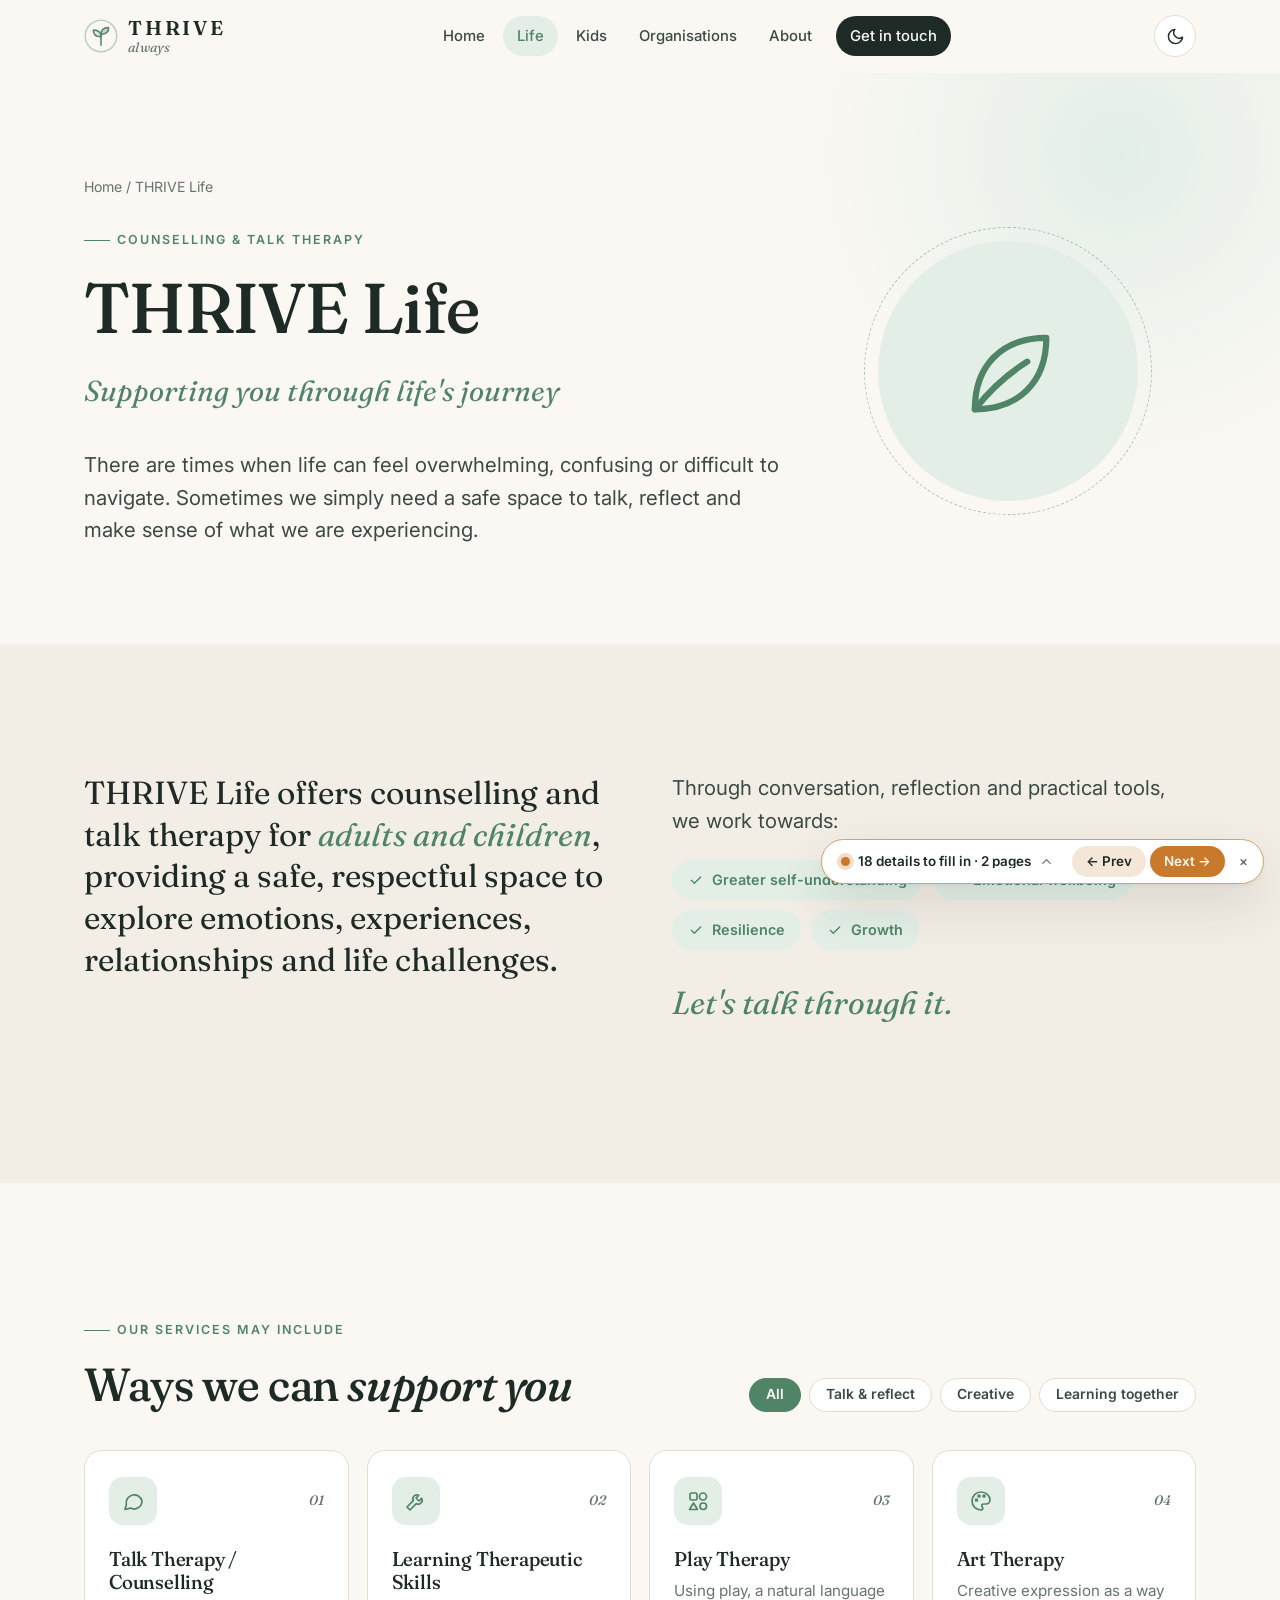
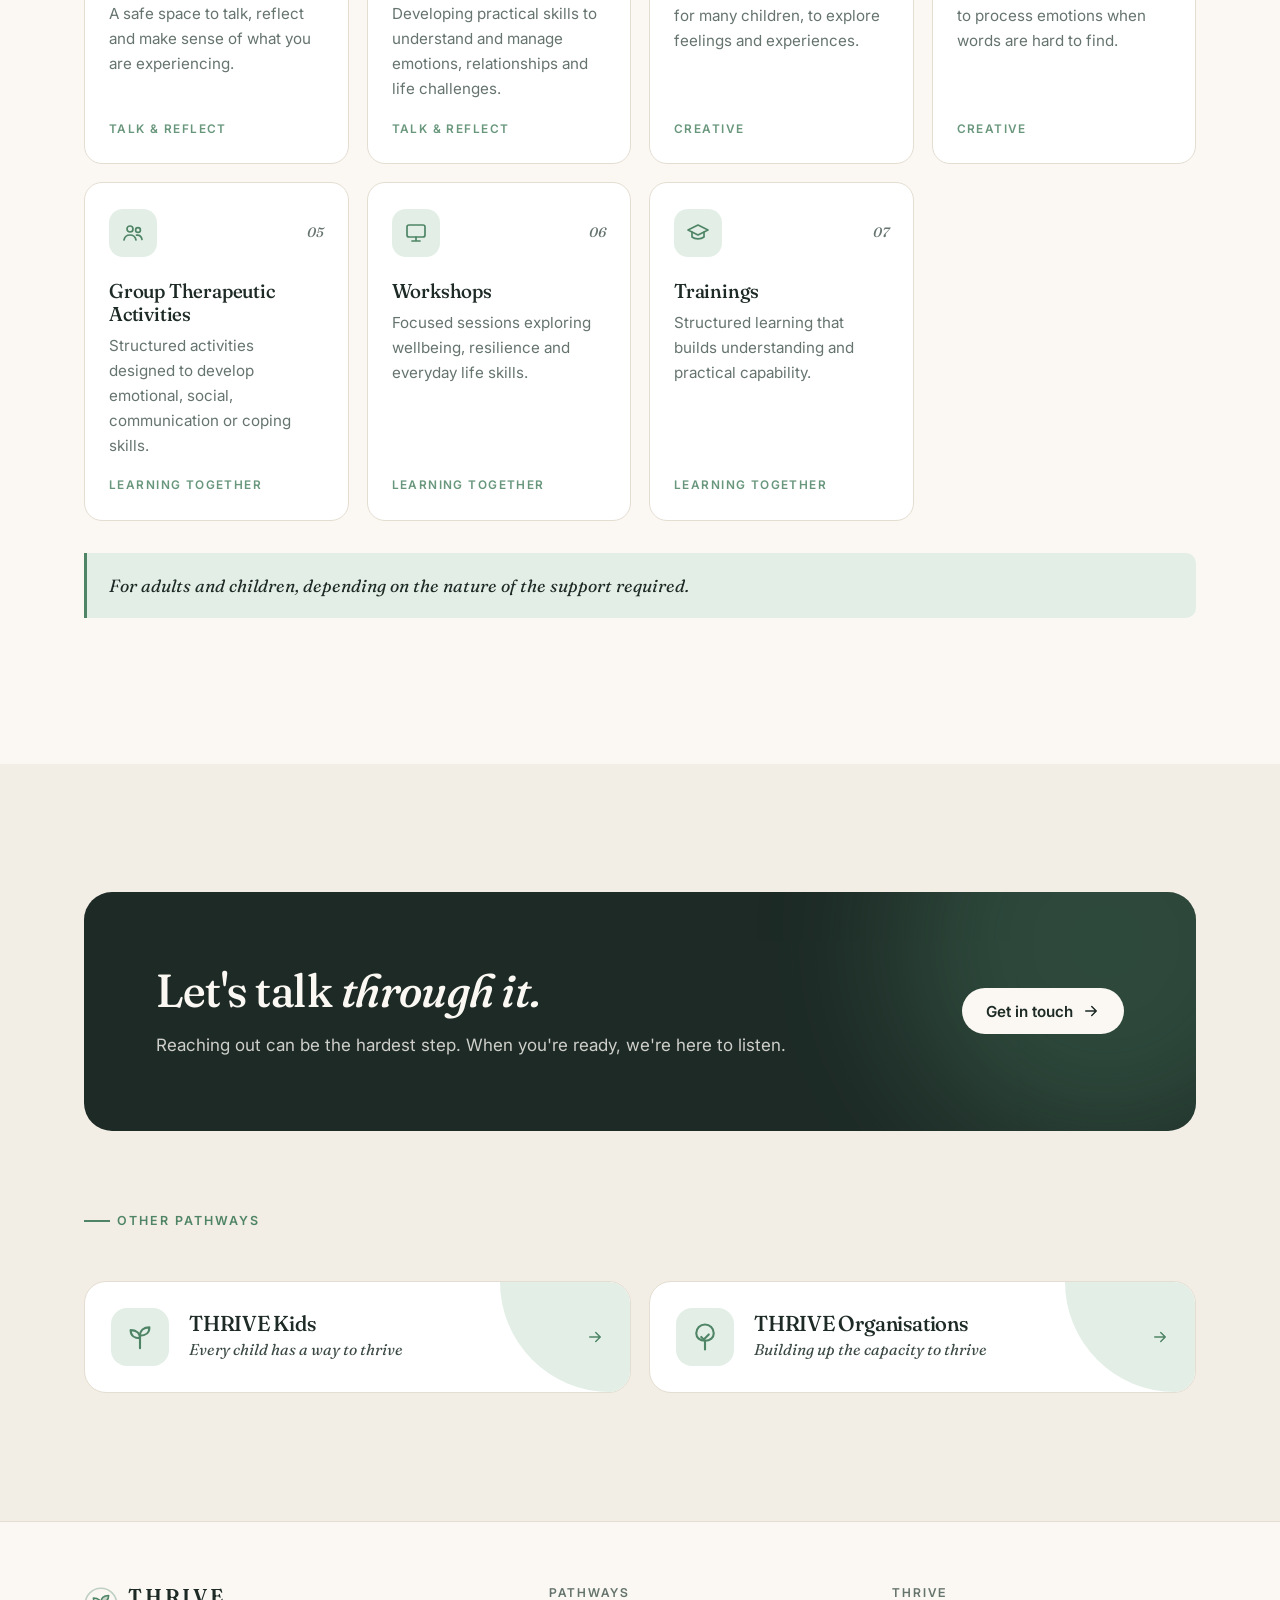
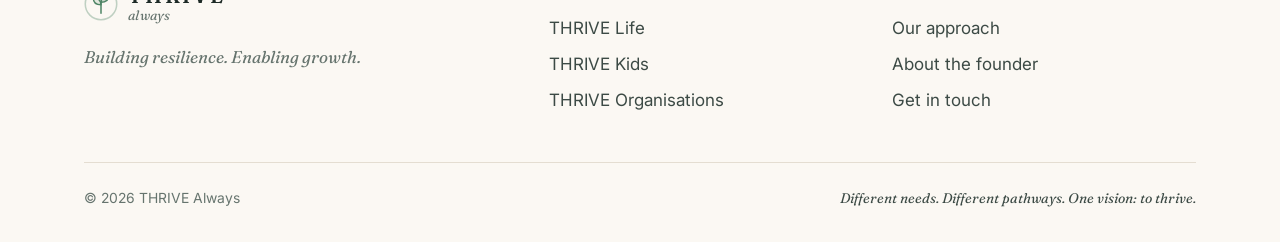
<file: life.html>
<!doctype html>
<html lang="en" class="no-js">
<head>
  <meta charset="utf-8">
  <meta name="viewport" content="width=device-width, initial-scale=1">
  <title>THRIVE Life | Counselling &amp; talk therapy | THRIVE Always</title>
  <meta name="description" content="THRIVE Life offers counselling and talk therapy for adults and children: a safe, respectful space to explore emotions, experiences, relationships and life challenges.">
  <link rel="icon" href="assets/favicon.svg" type="image/svg+xml">
  <link rel="preconnect" href="https://fonts.googleapis.com">
  <link rel="preconnect" href="https://fonts.gstatic.com" crossorigin>
  <link href="https://fonts.googleapis.com/css2?family=Fraunces:ital,opsz,wght@0,9..144,400;0,9..144,500;0,9..144,600;1,9..144,400;1,9..144,500&family=Inter:wght@400;500;600&display=swap" rel="stylesheet">
  <link rel="stylesheet" href="assets/css/styles.css">
  <script>try{var t=localStorage.getItem("thrive-theme");if(t==="light"||t==="dark")document.documentElement.setAttribute("data-theme",t)}catch(e){}</script>
</head>
<body class="theme-life">
  <a class="skip-link" href="#main">Skip to content</a>
  <div class="progress" aria-hidden="true"></div>

  <header class="site-header">
    <nav class="nav container" aria-label="Main">
      <a class="brand" href="index.html" aria-label="THRIVE Always home">
        <svg class="brand__mark" viewBox="0 0 40 40" fill="none" stroke="currentColor" stroke-width="1.8" stroke-linecap="round" stroke-linejoin="round" aria-hidden="true"><circle cx="20" cy="20" r="18.5" opacity=".35"/><path d="M20 31V18"/><path d="M20 21c0-5-3.5-8-9-8 0 5 3.5 8 9 8z" fill="currentColor" fill-opacity=".15"/><path d="M20 18c0-5 3.5-8 9-8 0 5-3.5 8-9 8z" fill="currentColor" fill-opacity=".3"/></svg>
        <span class="brand__text"><span class="brand__name">THRIVE</span><span class="brand__sub">always</span></span>
      </a>
      <ul class="nav__links" id="nav-links">
        <li><a href="index.html">Home</a></li>
        <li><a href="life.html" aria-current="page">Life</a></li>
        <li><a href="kids.html">Kids</a></li>
        <li><a href="organisations.html">Organisations</a></li>
        <li><a href="about.html">About</a></li>
        <li><a class="nav__cta" href="index.html?about=life#contact">Get in touch</a></li>
      </ul>
      <div class="nav__actions">
        <button class="icon-btn theme-toggle" type="button" aria-label="Toggle colour theme">
          <svg class="i-moon" viewBox="0 0 24 24" fill="none" stroke="currentColor" stroke-width="1.8" stroke-linecap="round" stroke-linejoin="round" aria-hidden="true"><path d="M21 12.8A9 9 0 1 1 11.2 3a7 7 0 0 0 9.8 9.8z"/></svg>
          <svg class="i-sun" viewBox="0 0 24 24" fill="none" stroke="currentColor" stroke-width="1.8" stroke-linecap="round" aria-hidden="true"><circle cx="12" cy="12" r="4.2"/><path d="M12 2v2M12 20v2M4.9 4.9l1.4 1.4M17.7 17.7l1.4 1.4M2 12h2M20 12h2M4.9 19.1l1.4-1.4M17.7 6.3l1.4-1.4"/></svg>
        </button>
        <button class="icon-btn menu-toggle" type="button" aria-label="Open menu" aria-expanded="false" aria-controls="nav-links">
          <svg viewBox="0 0 24 24" fill="none" stroke="currentColor" stroke-width="1.8" stroke-linecap="round" aria-hidden="true"><path d="M4 7h16M4 12h16M4 17h10"/></svg>
        </button>
      </div>
    </nav>
  </header>

  <main id="main">
    <section class="page-hero">
      <div class="container page-hero__grid">
        <div>
          <p class="breadcrumb reveal"><a href="index.html">Home</a> / THRIVE Life</p>
          <p class="eyebrow reveal">Counselling &amp; talk therapy</p>
          <h1 class="reveal reveal-d1">THRIVE Life</h1>
          <p class="tagline reveal reveal-d1">Supporting you through life's journey</p>
          <p class="lead reveal reveal-d2">There are times when life can feel overwhelming, confusing or difficult to navigate. Sometimes we simply need a safe space to talk, reflect and make sense of what we are experiencing.</p>
        </div>
        <div class="page-hero__emblem reveal" aria-hidden="true">
          <svg viewBox="0 0 24 24" fill="none" stroke="currentColor" stroke-width="1.3" stroke-linecap="round" stroke-linejoin="round"><path d="M5 20c0-9 5.5-15 15-15 0 9.5-6 15-15 15z"/><path d="M5 20c3.5-4.5 7-7.5 11-10"/></svg>
        </div>
      </div>
    </section>

    <section class="section section--alt">
      <div class="container split">
        <p class="big reveal">THRIVE Life offers counselling and talk therapy for <span>adults and children</span>, providing a safe, respectful space to explore emotions, experiences, relationships and life challenges.</p>
        <div class="reveal reveal-d1">
          <p class="lead">Through conversation, reflection and practical tools, we work towards:</p>
          <div class="pill-row">
            <span class="pill"><svg viewBox="0 0 24 24" fill="none" stroke="currentColor" stroke-width="2" stroke-linecap="round" stroke-linejoin="round" aria-hidden="true"><path d="M5 12.5l4.5 4.5L19 7.5"/></svg>Greater self-understanding</span>
            <span class="pill"><svg viewBox="0 0 24 24" fill="none" stroke="currentColor" stroke-width="2" stroke-linecap="round" stroke-linejoin="round" aria-hidden="true"><path d="M5 12.5l4.5 4.5L19 7.5"/></svg>Emotional wellbeing</span>
            <span class="pill"><svg viewBox="0 0 24 24" fill="none" stroke="currentColor" stroke-width="2" stroke-linecap="round" stroke-linejoin="round" aria-hidden="true"><path d="M5 12.5l4.5 4.5L19 7.5"/></svg>Resilience</span>
            <span class="pill"><svg viewBox="0 0 24 24" fill="none" stroke="currentColor" stroke-width="2" stroke-linecap="round" stroke-linejoin="round" aria-hidden="true"><path d="M5 12.5l4.5 4.5L19 7.5"/></svg>Growth</span>
          </div>
          <p class="big" style="margin-top:2rem"><span>Let's talk through it.</span></p>
        </div>
      </div>
    </section>

    <section class="section" id="services">
      <div class="container">
        <div class="services__head">
          <div>
            <p class="eyebrow reveal">Our services may include</p>
            <h2 class="reveal">Ways we can <em>support you</em></h2>
          </div>
          <div class="filters reveal" data-filters="#life-services" role="group" aria-label="Filter services">
            <button class="filter" type="button" data-filter="all" aria-pressed="true">All</button>
            <button class="filter" type="button" data-filter="talk" aria-pressed="false">Talk &amp; reflect</button>
            <button class="filter" type="button" data-filter="creative" aria-pressed="false">Creative</button>
            <button class="filter" type="button" data-filter="together" aria-pressed="false">Learning together</button>
          </div>
        </div>

        <div class="services" id="life-services">
          <article class="service reveal" data-group="talk">
            <div class="service__top"><span class="service__icon"><svg viewBox="0 0 24 24" fill="none" stroke="currentColor" stroke-width="1.7" stroke-linecap="round" stroke-linejoin="round" aria-hidden="true"><path d="M21 12a8 8 0 0 1-11.6 7.1L4 20.5l1.4-4.9A8 8 0 1 1 21 12z"/></svg></span><span class="service__num">01</span></div>
            <h3>Talk Therapy / Counselling</h3>
            <p>A safe space to talk, reflect and make sense of what you are experiencing.</p>
            <span class="service__group">Talk &amp; reflect</span>
          </article>
          <article class="service reveal" data-group="talk">
            <div class="service__top"><span class="service__icon"><svg viewBox="0 0 24 24" fill="none" stroke="currentColor" stroke-width="1.7" stroke-linecap="round" stroke-linejoin="round" aria-hidden="true"><path d="M14.7 6.3a4 4 0 0 0-5.4 5.4L3 18l3 3 6.3-6.3a4 4 0 0 0 5.4-5.4L15 12l-3-3z"/></svg></span><span class="service__num">02</span></div>
            <h3>Learning Therapeutic Skills</h3>
            <p>Developing practical skills to understand and manage emotions, relationships and life challenges.</p>
            <span class="service__group">Talk &amp; reflect</span>
          </article>
          <article class="service reveal" data-group="creative">
            <div class="service__top"><span class="service__icon"><svg viewBox="0 0 24 24" fill="none" stroke="currentColor" stroke-width="1.7" stroke-linecap="round" stroke-linejoin="round" aria-hidden="true"><rect x="4" y="4" width="7" height="7" rx="1.5"/><circle cx="17" cy="7.5" r="3.5"/><path d="M7.5 14l4 6.5h-8z"/><rect x="14" y="14" width="6.5" height="6.5" rx="3.2"/></svg></span><span class="service__num">03</span></div>
            <h3>Play Therapy</h3>
            <p>Using play, a natural language for many children, to explore feelings and experiences.</p>
            <span class="service__group">Creative</span>
          </article>
          <article class="service reveal" data-group="creative">
            <div class="service__top"><span class="service__icon"><svg viewBox="0 0 24 24" fill="none" stroke="currentColor" stroke-width="1.7" stroke-linecap="round" stroke-linejoin="round" aria-hidden="true"><path d="M12 3a9 9 0 0 0 0 18c1.2 0 1.8-.8 1.8-1.7 0-1.2-1-1.5-1-2.6 0-1 .8-1.7 1.8-1.7H17a4 4 0 0 0 4-4C21 6.5 17 3 12 3z"/><circle cx="7.5" cy="11" r="1"/><circle cx="10" cy="7" r="1"/><circle cx="15" cy="7" r="1"/></svg></span><span class="service__num">04</span></div>
            <h3>Art Therapy</h3>
            <p>Creative expression as a way to process emotions when words are hard to find.</p>
            <span class="service__group">Creative</span>
          </article>
          <article class="service reveal" data-group="together">
            <div class="service__top"><span class="service__icon"><svg viewBox="0 0 24 24" fill="none" stroke="currentColor" stroke-width="1.7" stroke-linecap="round" stroke-linejoin="round" aria-hidden="true"><circle cx="9" cy="8" r="3"/><circle cx="17" cy="9" r="2.4"/><path d="M3 19c.6-3.3 3-5 6-5s5.4 1.7 6 5"/><path d="M15.5 14.2c2.6-.4 4.8 1.1 5.5 4.3"/></svg></span><span class="service__num">05</span></div>
            <h3>Group Therapeutic Activities</h3>
            <p>Structured activities designed to develop emotional, social, communication or coping skills.</p>
            <span class="service__group">Learning together</span>
          </article>
          <article class="service reveal" data-group="together">
            <div class="service__top"><span class="service__icon"><svg viewBox="0 0 24 24" fill="none" stroke="currentColor" stroke-width="1.7" stroke-linecap="round" stroke-linejoin="round" aria-hidden="true"><rect x="3" y="4" width="18" height="12" rx="2"/><path d="M8 20h8M12 16v4"/></svg></span><span class="service__num">06</span></div>
            <h3>Workshops</h3>
            <p>Focused sessions exploring wellbeing, resilience and everyday life skills.</p>
            <span class="service__group">Learning together</span>
          </article>
          <article class="service reveal" data-group="together">
            <div class="service__top"><span class="service__icon"><svg viewBox="0 0 24 24" fill="none" stroke="currentColor" stroke-width="1.7" stroke-linecap="round" stroke-linejoin="round" aria-hidden="true"><path d="M2 9l10-5 10 5-10 5z"/><path d="M6 11v5c3 2.5 9 2.5 12 0v-5"/></svg></span><span class="service__num">07</span></div>
            <h3>Trainings</h3>
            <p>Structured learning that builds understanding and practical capability.</p>
            <span class="service__group">Learning together</span>
          </article>
        </div>

        <p class="services__note reveal">For adults and children, depending on the nature of the support required.</p>
      </div>
    </section>

    <section class="section section--alt">
      <div class="container">
        <div class="cta-band reveal">
          <div>
            <h2>Let's talk <em>through it.</em></h2>
            <p>Reaching out can be the hardest step. When you're ready, we're here to listen.</p>
          </div>
          <a class="btn btn--primary" href="index.html?about=life#contact">Get in touch
            <svg viewBox="0 0 24 24" fill="none" stroke="currentColor" stroke-width="2" stroke-linecap="round" stroke-linejoin="round" aria-hidden="true"><path d="M5 12h14M13 6l6 6-6 6"/></svg>
          </a>
        </div>

        <p class="eyebrow reveal" style="margin-top:5rem">Other pathways</p>
        <div class="other-paths">
          <a class="pathway c-kids reveal" href="kids.html">
            <div class="pathway__icon"><svg viewBox="0 0 24 24" fill="none" stroke="currentColor" stroke-width="1.7" stroke-linecap="round" stroke-linejoin="round" aria-hidden="true"><path d="M12 21v-9"/><path d="M12 13c0-4-3-6.5-7.5-6.5 0 4.2 3 6.5 7.5 6.5z"/><path d="M12 11c0-4.2 3-6.7 7.5-6.7 0 4.2-3 6.7-7.5 6.7z"/></svg></div>
            <div><h3>THRIVE Kids</h3><p class="pathway__tag">Every child has a way to thrive</p></div>
            <span class="pathway__more"><svg viewBox="0 0 24 24" fill="none" stroke="currentColor" stroke-width="2" stroke-linecap="round" stroke-linejoin="round" aria-hidden="true"><path d="M5 12h14M13 6l6 6-6 6"/></svg></span>
          </a>
          <a class="pathway c-org reveal reveal-d1" href="organisations.html">
            <div class="pathway__icon"><svg viewBox="0 0 24 24" fill="none" stroke="currentColor" stroke-width="1.7" stroke-linecap="round" stroke-linejoin="round" aria-hidden="true"><path d="M12 22v-7"/><path d="M12 15c-4.2 0-7-2.6-7-6a7 7 0 0 1 14 0c0 3.4-2.8 6-7 6z"/><path d="M12 15l-3-3M12 13l3-3"/></svg></div>
            <div><h3>THRIVE Organisations</h3><p class="pathway__tag">Building up the capacity to thrive</p></div>
            <span class="pathway__more"><svg viewBox="0 0 24 24" fill="none" stroke="currentColor" stroke-width="2" stroke-linecap="round" stroke-linejoin="round" aria-hidden="true"><path d="M5 12h14M13 6l6 6-6 6"/></svg></span>
          </a>
        </div>
      </div>
    </section>
  </main>

  <footer class="site-footer">
    <div class="container">
      <div class="footer__grid">
        <div>
          <a class="brand" href="index.html" aria-label="THRIVE Always home">
            <svg class="brand__mark" viewBox="0 0 40 40" fill="none" stroke="currentColor" stroke-width="1.8" stroke-linecap="round" stroke-linejoin="round" aria-hidden="true"><circle cx="20" cy="20" r="18.5" opacity=".35"/><path d="M20 31V18"/><path d="M20 21c0-5-3.5-8-9-8 0 5 3.5 8 9 8z" fill="currentColor" fill-opacity=".15"/><path d="M20 18c0-5 3.5-8 9-8 0 5-3.5 8-9 8z" fill="currentColor" fill-opacity=".3"/></svg>
            <span class="brand__text"><span class="brand__name">THRIVE</span><span class="brand__sub">always</span></span>
          </a>
          <p class="footer__tag">Building resilience. Enabling growth.</p>
        </div>
        <div class="footer__col">
          <h4>Pathways</h4>
          <ul><li><a href="life.html">THRIVE Life</a></li><li><a href="kids.html">THRIVE Kids</a></li><li><a href="organisations.html">THRIVE Organisations</a></li></ul>
        </div>
        <div class="footer__col">
          <h4>THRIVE</h4>
          <ul><li><a href="index.html#approach">Our approach</a></li><li><a href="about.html">About the founder</a></li><li><a href="index.html#contact">Get in touch</a></li></ul>
        </div>
      </div>
      <div class="footer__bottom">
        <span>&copy; <span data-year>2026</span> THRIVE Always</span>
        <em>Different needs. Different pathways. One vision: to thrive.</em>
      </div>
    </div>
  </footer>

  <script src="assets/js/main.js" defer></script>
</body>
</html>
</file>
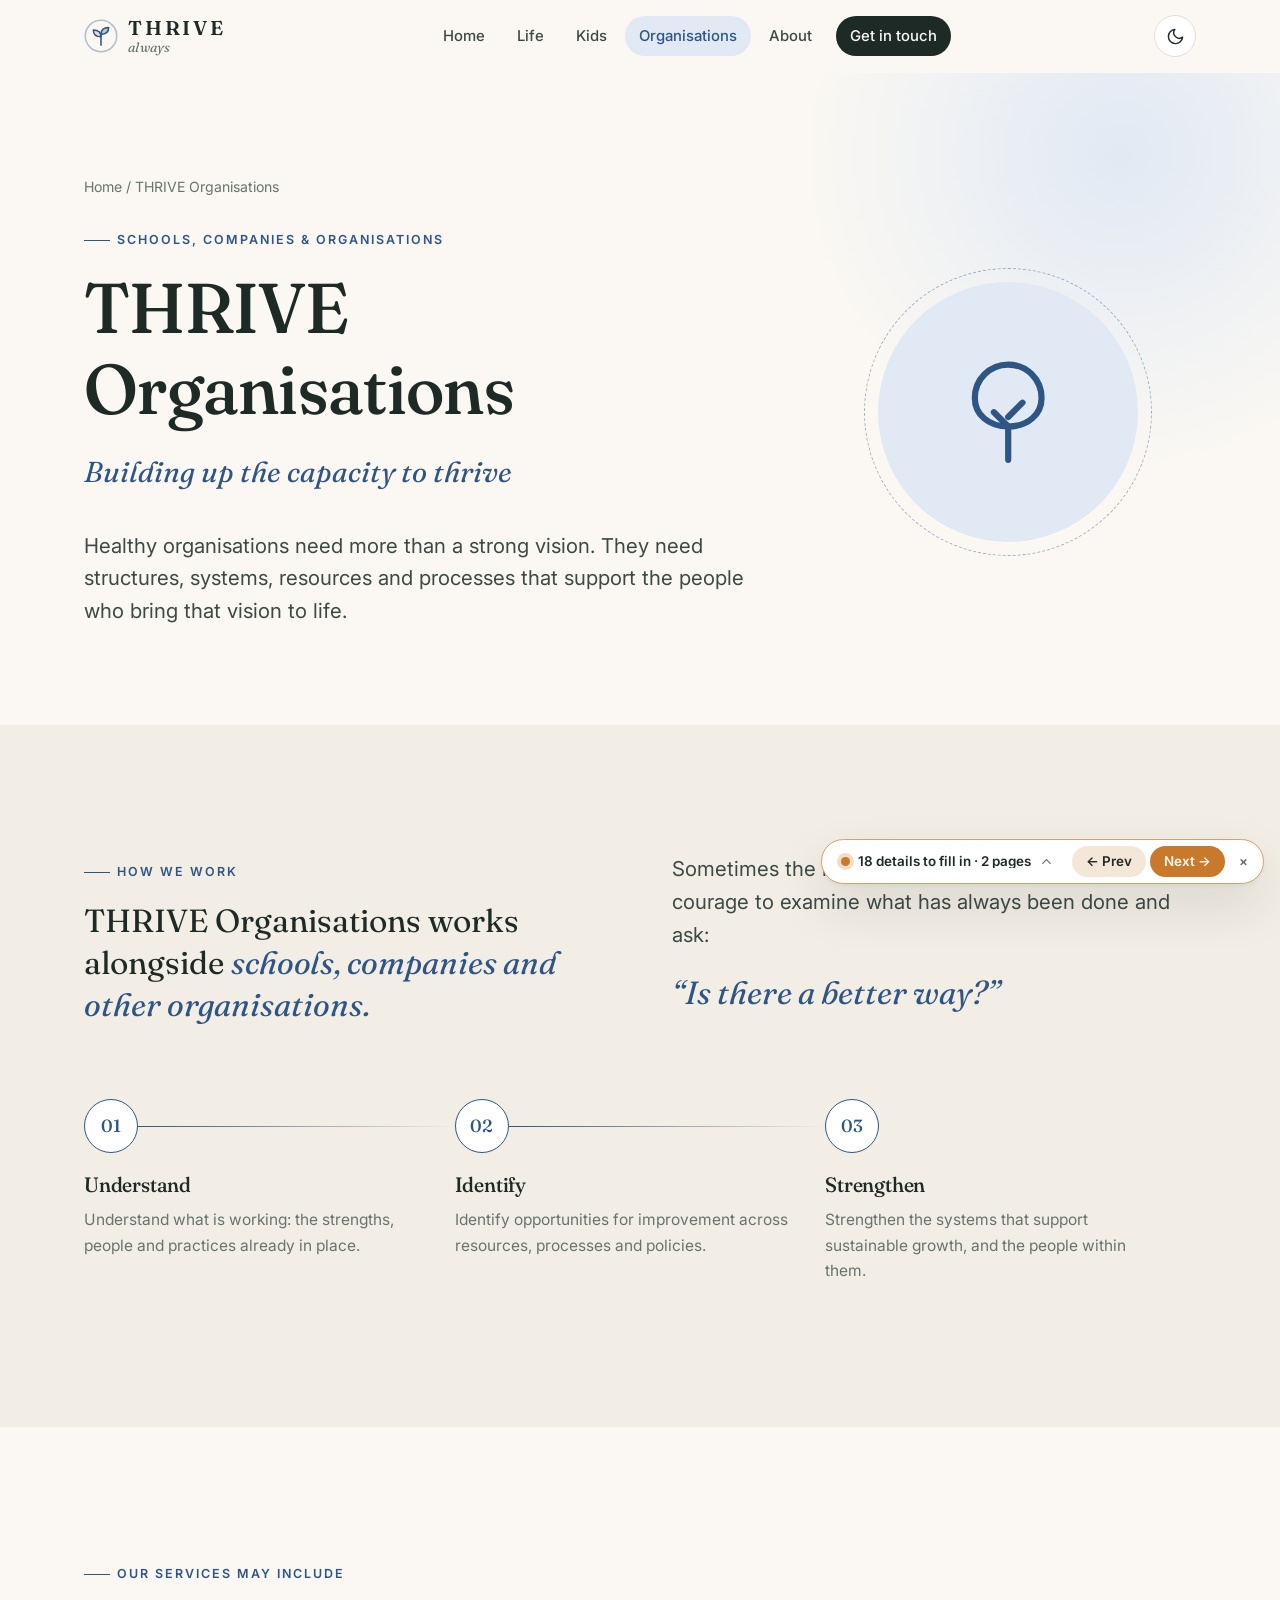
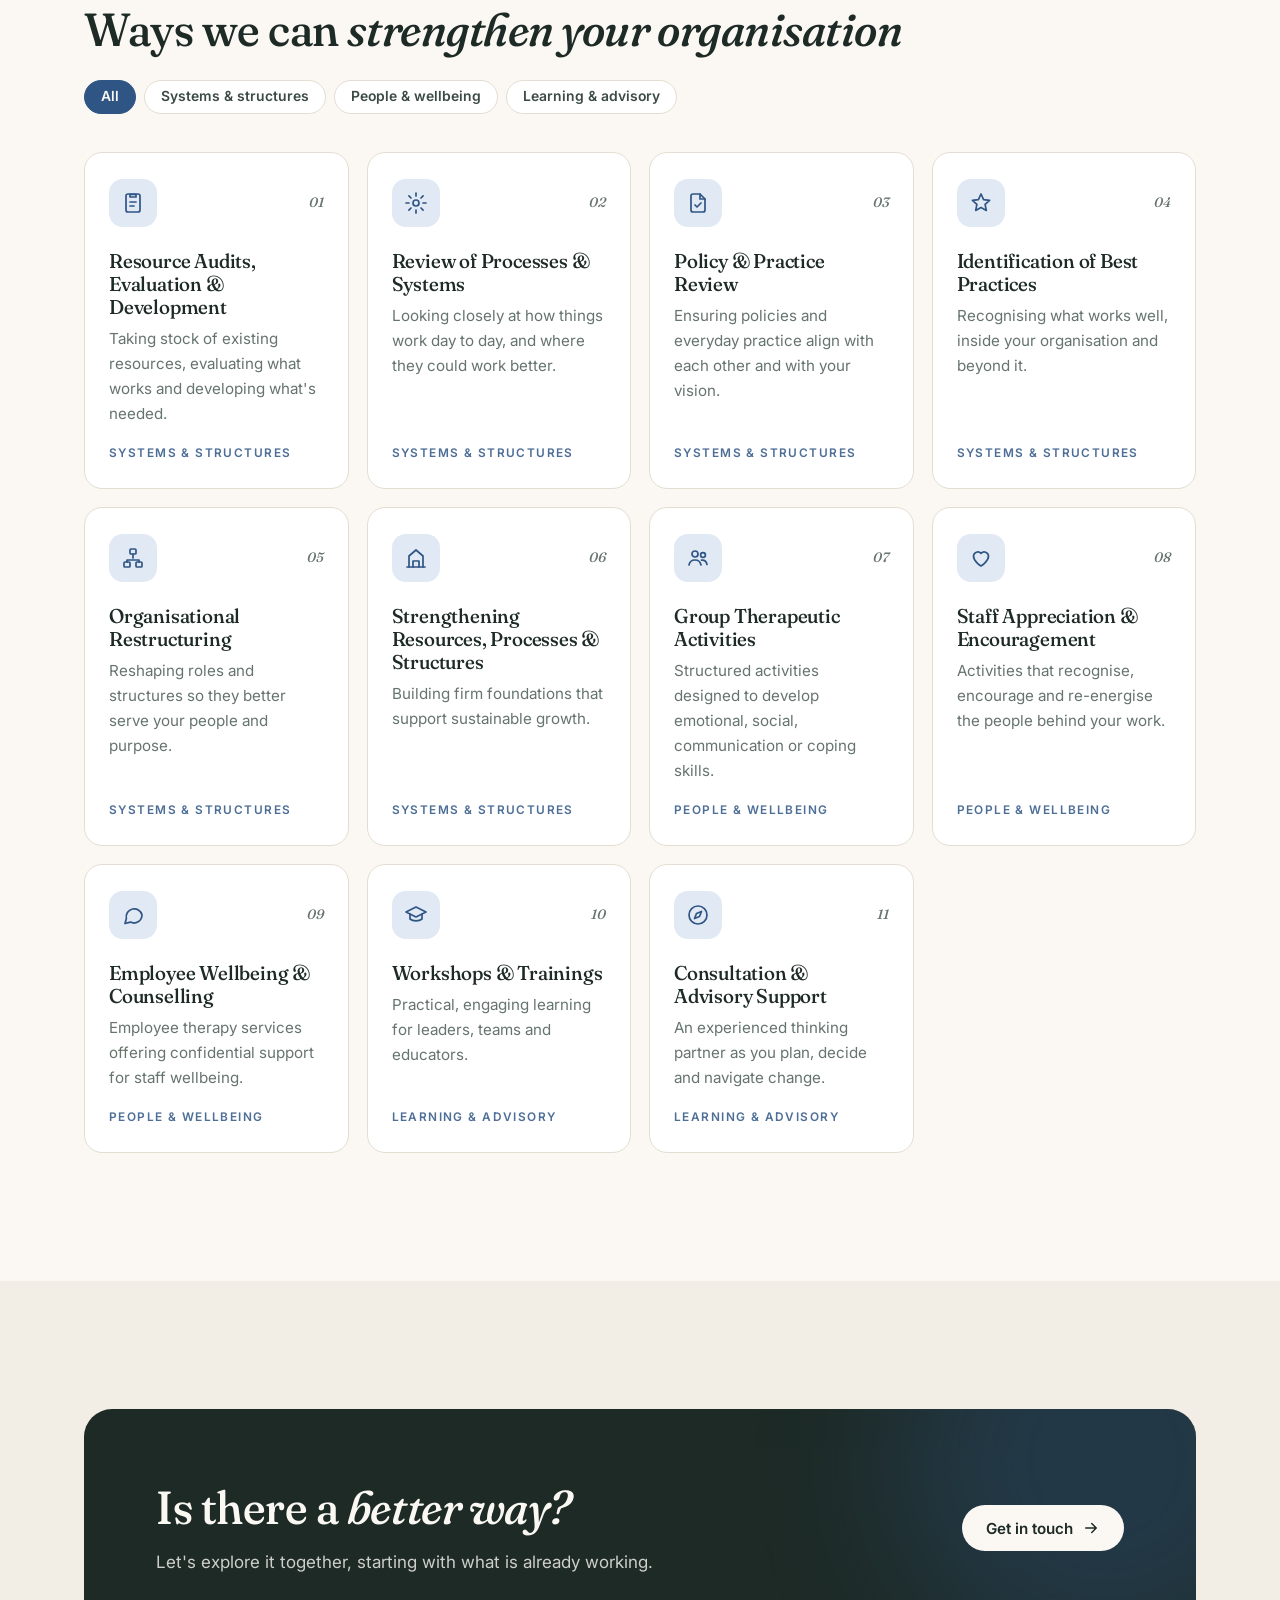
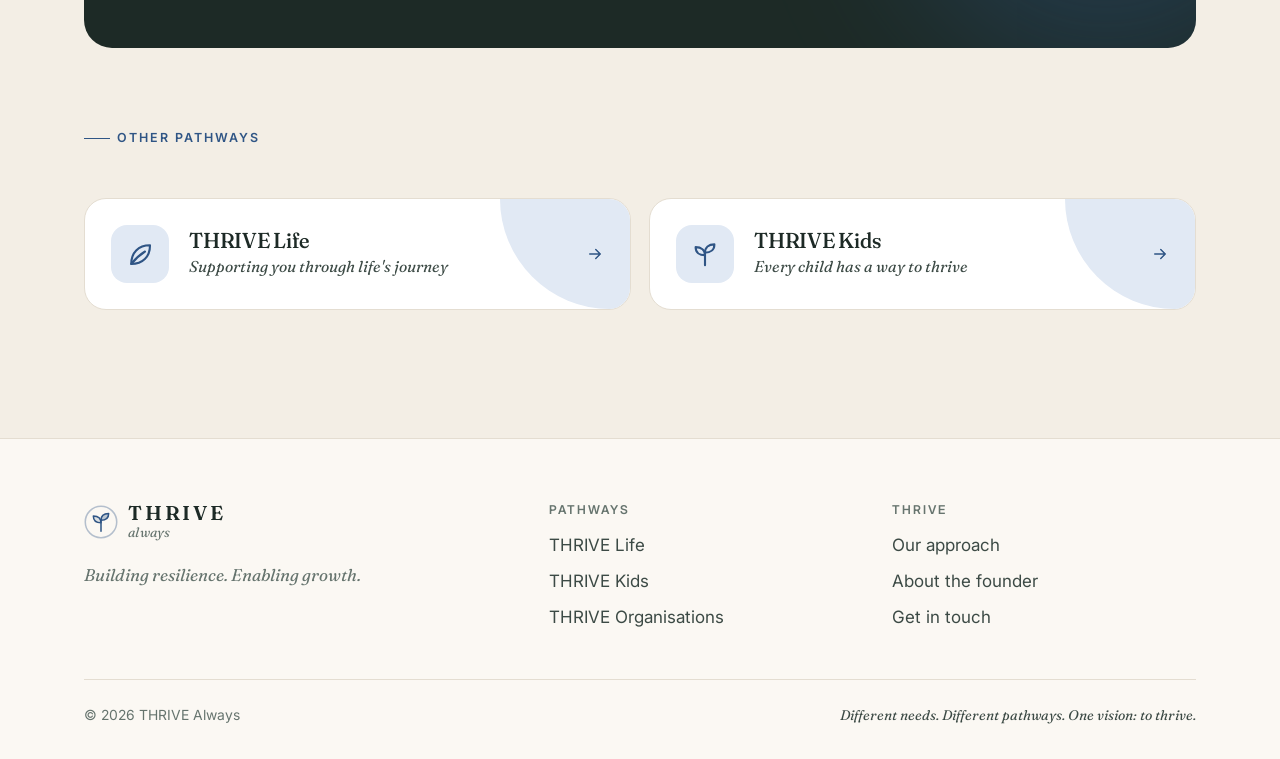
<file: organisations.html>
<!doctype html>
<html lang="en" class="no-js">
<head>
  <meta charset="utf-8">
  <meta name="viewport" content="width=device-width, initial-scale=1">
  <title>THRIVE Organisations | Building up the capacity to thrive | THRIVE Always</title>
  <meta name="description" content="THRIVE Organisations works alongside schools, companies and other organisations to understand what is working, identify opportunities for improvement and strengthen the systems that support sustainable growth.">
  <link rel="icon" href="assets/favicon.svg" type="image/svg+xml">
  <link rel="preconnect" href="https://fonts.googleapis.com">
  <link rel="preconnect" href="https://fonts.gstatic.com" crossorigin>
  <link href="https://fonts.googleapis.com/css2?family=Fraunces:ital,opsz,wght@0,9..144,400;0,9..144,500;0,9..144,600;1,9..144,400;1,9..144,500&family=Inter:wght@400;500;600&display=swap" rel="stylesheet">
  <link rel="stylesheet" href="assets/css/styles.css">
  <script>try{var t=localStorage.getItem("thrive-theme");if(t==="light"||t==="dark")document.documentElement.setAttribute("data-theme",t)}catch(e){}</script>
</head>
<body class="theme-org">
  <a class="skip-link" href="#main">Skip to content</a>
  <div class="progress" aria-hidden="true"></div>

  <header class="site-header">
    <nav class="nav container" aria-label="Main">
      <a class="brand" href="index.html" aria-label="THRIVE Always home">
        <svg class="brand__mark" viewBox="0 0 40 40" fill="none" stroke="currentColor" stroke-width="1.8" stroke-linecap="round" stroke-linejoin="round" aria-hidden="true"><circle cx="20" cy="20" r="18.5" opacity=".35"/><path d="M20 31V18"/><path d="M20 21c0-5-3.5-8-9-8 0 5 3.5 8 9 8z" fill="currentColor" fill-opacity=".15"/><path d="M20 18c0-5 3.5-8 9-8 0 5-3.5 8-9 8z" fill="currentColor" fill-opacity=".3"/></svg>
        <span class="brand__text"><span class="brand__name">THRIVE</span><span class="brand__sub">always</span></span>
      </a>
      <ul class="nav__links" id="nav-links">
        <li><a href="index.html">Home</a></li>
        <li><a href="life.html">Life</a></li>
        <li><a href="kids.html">Kids</a></li>
        <li><a href="organisations.html" aria-current="page">Organisations</a></li>
        <li><a href="about.html">About</a></li>
        <li><a class="nav__cta" href="index.html?about=organisations#contact">Get in touch</a></li>
      </ul>
      <div class="nav__actions">
        <button class="icon-btn theme-toggle" type="button" aria-label="Toggle colour theme">
          <svg class="i-moon" viewBox="0 0 24 24" fill="none" stroke="currentColor" stroke-width="1.8" stroke-linecap="round" stroke-linejoin="round" aria-hidden="true"><path d="M21 12.8A9 9 0 1 1 11.2 3a7 7 0 0 0 9.8 9.8z"/></svg>
          <svg class="i-sun" viewBox="0 0 24 24" fill="none" stroke="currentColor" stroke-width="1.8" stroke-linecap="round" aria-hidden="true"><circle cx="12" cy="12" r="4.2"/><path d="M12 2v2M12 20v2M4.9 4.9l1.4 1.4M17.7 17.7l1.4 1.4M2 12h2M20 12h2M4.9 19.1l1.4-1.4M17.7 6.3l1.4-1.4"/></svg>
        </button>
        <button class="icon-btn menu-toggle" type="button" aria-label="Open menu" aria-expanded="false" aria-controls="nav-links">
          <svg viewBox="0 0 24 24" fill="none" stroke="currentColor" stroke-width="1.8" stroke-linecap="round" aria-hidden="true"><path d="M4 7h16M4 12h16M4 17h10"/></svg>
        </button>
      </div>
    </nav>
  </header>

  <main id="main">
    <section class="page-hero">
      <div class="container page-hero__grid">
        <div>
          <p class="breadcrumb reveal"><a href="index.html">Home</a> / THRIVE Organisations</p>
          <p class="eyebrow reveal">Schools, companies &amp; organisations</p>
          <h1 class="reveal reveal-d1">THRIVE Organisations</h1>
          <p class="tagline reveal reveal-d1">Building up the capacity to thrive</p>
          <p class="lead reveal reveal-d2">Healthy organisations need more than a strong vision. They need structures, systems, resources and processes that support the people who bring that vision to life.</p>
        </div>
        <div class="page-hero__emblem reveal" aria-hidden="true">
          <svg viewBox="0 0 24 24" fill="none" stroke="currentColor" stroke-width="1.3" stroke-linecap="round" stroke-linejoin="round"><path d="M12 22v-7"/><path d="M12 15c-4.2 0-7-2.6-7-6a7 7 0 0 1 14 0c0 3.4-2.8 6-7 6z"/><path d="M12 15l-3-3M12 13l3-3"/></svg>
        </div>
      </div>
    </section>

    <section class="section section--alt">
      <div class="container">
        <div class="split">
          <div class="reveal">
            <p class="eyebrow">How we work</p>
            <p class="big">THRIVE Organisations works alongside <span>schools, companies and other organisations.</span></p>
          </div>
          <div class="reveal reveal-d1">
            <p class="lead">Sometimes the most valuable step is having the courage to examine what has always been done and ask:</p>
            <p class="big"><span>&ldquo;Is there a better way?&rdquo;</span></p>
          </div>
        </div>

        <div class="steps">
          <div class="step reveal">
            <h3>Understand</h3>
            <p>Understand what is working: the strengths, people and practices already in place.</p>
          </div>
          <div class="step reveal reveal-d1">
            <h3>Identify</h3>
            <p>Identify opportunities for improvement across resources, processes and policies.</p>
          </div>
          <div class="step reveal reveal-d2">
            <h3>Strengthen</h3>
            <p>Strengthen the systems that support sustainable growth, and the people within them.</p>
          </div>
        </div>
      </div>
    </section>

    <section class="section" id="services">
      <div class="container">
        <div class="services__head">
          <div>
            <p class="eyebrow reveal">Our services may include</p>
            <h2 class="reveal">Ways we can <em>strengthen your organisation</em></h2>
          </div>
          <div class="filters reveal" data-filters="#org-services" role="group" aria-label="Filter services">
            <button class="filter" type="button" data-filter="all" aria-pressed="true">All</button>
            <button class="filter" type="button" data-filter="systems" aria-pressed="false">Systems &amp; structures</button>
            <button class="filter" type="button" data-filter="people" aria-pressed="false">People &amp; wellbeing</button>
            <button class="filter" type="button" data-filter="learning" aria-pressed="false">Learning &amp; advisory</button>
          </div>
        </div>

        <div class="services" id="org-services">
          <article class="service reveal" data-group="systems">
            <div class="service__top"><span class="service__icon"><svg viewBox="0 0 24 24" fill="none" stroke="currentColor" stroke-width="1.7" stroke-linecap="round" stroke-linejoin="round" aria-hidden="true"><rect x="5" y="3" width="14" height="18" rx="2"/><path d="M9 3.5h6v2.5H9z"/><path d="M9 11h6M9 15h4"/></svg></span><span class="service__num">01</span></div>
            <h3>Resource Audits, Evaluation &amp; Development</h3>
            <p>Taking stock of existing resources, evaluating what works and developing what's needed.</p>
            <span class="service__group">Systems &amp; structures</span>
          </article>
          <article class="service reveal" data-group="systems">
            <div class="service__top"><span class="service__icon"><svg viewBox="0 0 24 24" fill="none" stroke="currentColor" stroke-width="1.7" stroke-linecap="round" stroke-linejoin="round" aria-hidden="true"><circle cx="12" cy="12" r="3"/><path d="M12 2v3M12 19v3M2 12h3M19 12h3M4.9 4.9l2.1 2.1M17 17l2.1 2.1M4.9 19.1L7 17M17 7l2.1-2.1"/></svg></span><span class="service__num">02</span></div>
            <h3>Review of Processes &amp; Systems</h3>
            <p>Looking closely at how things work day to day, and where they could work better.</p>
            <span class="service__group">Systems &amp; structures</span>
          </article>
          <article class="service reveal" data-group="systems">
            <div class="service__top"><span class="service__icon"><svg viewBox="0 0 24 24" fill="none" stroke="currentColor" stroke-width="1.7" stroke-linecap="round" stroke-linejoin="round" aria-hidden="true"><path d="M14 3H7a2 2 0 0 0-2 2v14a2 2 0 0 0 2 2h10a2 2 0 0 0 2-2V8z"/><path d="M14 3v5h5"/><path d="M9 14l2 2 4-4"/></svg></span><span class="service__num">03</span></div>
            <h3>Policy &amp; Practice Review</h3>
            <p>Ensuring policies and everyday practice align with each other and with your vision.</p>
            <span class="service__group">Systems &amp; structures</span>
          </article>
          <article class="service reveal" data-group="systems">
            <div class="service__top"><span class="service__icon"><svg viewBox="0 0 24 24" fill="none" stroke="currentColor" stroke-width="1.7" stroke-linecap="round" stroke-linejoin="round" aria-hidden="true"><path d="M12 3l2.6 5.6 6 .7-4.5 4.1 1.2 6L12 16.5 6.7 19.4l1.2-6L3.4 9.3l6-.7z"/></svg></span><span class="service__num">04</span></div>
            <h3>Identification of Best Practices</h3>
            <p>Recognising what works well, inside your organisation and beyond it.</p>
            <span class="service__group">Systems &amp; structures</span>
          </article>
          <article class="service reveal" data-group="systems">
            <div class="service__top"><span class="service__icon"><svg viewBox="0 0 24 24" fill="none" stroke="currentColor" stroke-width="1.7" stroke-linecap="round" stroke-linejoin="round" aria-hidden="true"><rect x="9" y="3" width="6" height="5" rx="1"/><rect x="3" y="16" width="6" height="5" rx="1"/><rect x="15" y="16" width="6" height="5" rx="1"/><path d="M12 8v4M6 16v-2h12v2"/></svg></span><span class="service__num">05</span></div>
            <h3>Organisational Restructuring</h3>
            <p>Reshaping roles and structures so they better serve your people and purpose.</p>
            <span class="service__group">Systems &amp; structures</span>
          </article>
          <article class="service reveal" data-group="systems">
            <div class="service__top"><span class="service__icon"><svg viewBox="0 0 24 24" fill="none" stroke="currentColor" stroke-width="1.7" stroke-linecap="round" stroke-linejoin="round" aria-hidden="true"><path d="M3 21h18"/><path d="M5 21V10l7-6 7 6v11"/><path d="M9 21v-6h6v6"/></svg></span><span class="service__num">06</span></div>
            <h3>Strengthening Resources, Processes &amp; Structures</h3>
            <p>Building firm foundations that support sustainable growth.</p>
            <span class="service__group">Systems &amp; structures</span>
          </article>
          <article class="service reveal" data-group="people">
            <div class="service__top"><span class="service__icon"><svg viewBox="0 0 24 24" fill="none" stroke="currentColor" stroke-width="1.7" stroke-linecap="round" stroke-linejoin="round" aria-hidden="true"><circle cx="9" cy="8" r="3"/><circle cx="17" cy="9" r="2.4"/><path d="M3 19c.6-3.3 3-5 6-5s5.4 1.7 6 5"/><path d="M15.5 14.2c2.6-.4 4.8 1.1 5.5 4.3"/></svg></span><span class="service__num">07</span></div>
            <h3>Group Therapeutic Activities</h3>
            <p>Structured activities designed to develop emotional, social, communication or coping skills.</p>
            <span class="service__group">People &amp; wellbeing</span>
          </article>
          <article class="service reveal" data-group="people">
            <div class="service__top"><span class="service__icon"><svg viewBox="0 0 24 24" fill="none" stroke="currentColor" stroke-width="1.7" stroke-linecap="round" stroke-linejoin="round" aria-hidden="true"><path d="M12 20s-7.5-4.5-7.5-10A4.3 4.3 0 0 1 12 7.4 4.3 4.3 0 0 1 19.5 10c0 5.5-7.5 10-7.5 10z"/></svg></span><span class="service__num">08</span></div>
            <h3>Staff Appreciation &amp; Encouragement</h3>
            <p>Activities that recognise, encourage and re-energise the people behind your work.</p>
            <span class="service__group">People &amp; wellbeing</span>
          </article>
          <article class="service reveal" data-group="people">
            <div class="service__top"><span class="service__icon"><svg viewBox="0 0 24 24" fill="none" stroke="currentColor" stroke-width="1.7" stroke-linecap="round" stroke-linejoin="round" aria-hidden="true"><path d="M21 12a8 8 0 0 1-11.6 7.1L4 20.5l1.4-4.9A8 8 0 1 1 21 12z"/></svg></span><span class="service__num">09</span></div>
            <h3>Employee Wellbeing &amp; Counselling</h3>
            <p>Employee therapy services offering confidential support for staff wellbeing.</p>
            <span class="service__group">People &amp; wellbeing</span>
          </article>
          <article class="service reveal" data-group="learning">
            <div class="service__top"><span class="service__icon"><svg viewBox="0 0 24 24" fill="none" stroke="currentColor" stroke-width="1.7" stroke-linecap="round" stroke-linejoin="round" aria-hidden="true"><path d="M2 9l10-5 10 5-10 5z"/><path d="M6 11v5c3 2.5 9 2.5 12 0v-5"/></svg></span><span class="service__num">10</span></div>
            <h3>Workshops &amp; Trainings</h3>
            <p>Practical, engaging learning for leaders, teams and educators.</p>
            <span class="service__group">Learning &amp; advisory</span>
          </article>
          <article class="service reveal" data-group="learning">
            <div class="service__top"><span class="service__icon"><svg viewBox="0 0 24 24" fill="none" stroke="currentColor" stroke-width="1.7" stroke-linecap="round" stroke-linejoin="round" aria-hidden="true"><circle cx="12" cy="12" r="9"/><path d="M15.5 8.5l-2 5-5 2 2-5z"/></svg></span><span class="service__num">11</span></div>
            <h3>Consultation &amp; Advisory Support</h3>
            <p>An experienced thinking partner as you plan, decide and navigate change.</p>
            <span class="service__group">Learning &amp; advisory</span>
          </article>
        </div>
      </div>
    </section>

    <section class="section section--alt">
      <div class="container">
        <div class="cta-band reveal">
          <div>
            <h2>Is there a <em>better way?</em></h2>
            <p>Let's explore it together, starting with what is already working.</p>
          </div>
          <a class="btn btn--primary" href="index.html?about=organisations#contact">Get in touch
            <svg viewBox="0 0 24 24" fill="none" stroke="currentColor" stroke-width="2" stroke-linecap="round" stroke-linejoin="round" aria-hidden="true"><path d="M5 12h14M13 6l6 6-6 6"/></svg>
          </a>
        </div>

        <p class="eyebrow reveal" style="margin-top:5rem">Other pathways</p>
        <div class="other-paths">
          <a class="pathway c-life reveal" href="life.html">
            <div class="pathway__icon"><svg viewBox="0 0 24 24" fill="none" stroke="currentColor" stroke-width="1.7" stroke-linecap="round" stroke-linejoin="round" aria-hidden="true"><path d="M5 20c0-9 5.5-15 15-15 0 9.5-6 15-15 15z"/><path d="M5 20c3.5-4.5 7-7.5 11-10"/></svg></div>
            <div><h3>THRIVE Life</h3><p class="pathway__tag">Supporting you through life's journey</p></div>
            <span class="pathway__more"><svg viewBox="0 0 24 24" fill="none" stroke="currentColor" stroke-width="2" stroke-linecap="round" stroke-linejoin="round" aria-hidden="true"><path d="M5 12h14M13 6l6 6-6 6"/></svg></span>
          </a>
          <a class="pathway c-kids reveal reveal-d1" href="kids.html">
            <div class="pathway__icon"><svg viewBox="0 0 24 24" fill="none" stroke="currentColor" stroke-width="1.7" stroke-linecap="round" stroke-linejoin="round" aria-hidden="true"><path d="M12 21v-9"/><path d="M12 13c0-4-3-6.5-7.5-6.5 0 4.2 3 6.5 7.5 6.5z"/><path d="M12 11c0-4.2 3-6.7 7.5-6.7 0 4.2-3 6.7-7.5 6.7z"/></svg></div>
            <div><h3>THRIVE Kids</h3><p class="pathway__tag">Every child has a way to thrive</p></div>
            <span class="pathway__more"><svg viewBox="0 0 24 24" fill="none" stroke="currentColor" stroke-width="2" stroke-linecap="round" stroke-linejoin="round" aria-hidden="true"><path d="M5 12h14M13 6l6 6-6 6"/></svg></span>
          </a>
        </div>
      </div>
    </section>
  </main>

  <footer class="site-footer">
    <div class="container">
      <div class="footer__grid">
        <div>
          <a class="brand" href="index.html" aria-label="THRIVE Always home">
            <svg class="brand__mark" viewBox="0 0 40 40" fill="none" stroke="currentColor" stroke-width="1.8" stroke-linecap="round" stroke-linejoin="round" aria-hidden="true"><circle cx="20" cy="20" r="18.5" opacity=".35"/><path d="M20 31V18"/><path d="M20 21c0-5-3.5-8-9-8 0 5 3.5 8 9 8z" fill="currentColor" fill-opacity=".15"/><path d="M20 18c0-5 3.5-8 9-8 0 5-3.5 8-9 8z" fill="currentColor" fill-opacity=".3"/></svg>
            <span class="brand__text"><span class="brand__name">THRIVE</span><span class="brand__sub">always</span></span>
          </a>
          <p class="footer__tag">Building resilience. Enabling growth.</p>
        </div>
        <div class="footer__col">
          <h4>Pathways</h4>
          <ul><li><a href="life.html">THRIVE Life</a></li><li><a href="kids.html">THRIVE Kids</a></li><li><a href="organisations.html">THRIVE Organisations</a></li></ul>
        </div>
        <div class="footer__col">
          <h4>THRIVE</h4>
          <ul><li><a href="index.html#approach">Our approach</a></li><li><a href="about.html">About the founder</a></li><li><a href="index.html#contact">Get in touch</a></li></ul>
        </div>
      </div>
      <div class="footer__bottom">
        <span>&copy; <span data-year>2026</span> THRIVE Always</span>
        <em>Different needs. Different pathways. One vision: to thrive.</em>
      </div>
    </div>
  </footer>

  <script src="assets/js/main.js" defer></script>
</body>
</html>
</file>
<file: assets/css/styles.css>
/* =========================================================
   THRIVE Always — stylesheet
   Plain CSS, no build step. Light + dark themes via tokens.
   ========================================================= */

:root {
  --bg: #fbf8f3;
  --bg-alt: #f3eee5;
  --surface: #ffffff;
  --ink: #1d2a26;
  --ink-soft: #3c4a45;
  --muted: #66746e;
  --line: #e4ddd1;
  --primary: #2c5f6b;
  --primary-ink: #ffffff;
  --life: #4f8566;
  --life-soft: #e3efe6;
  --kids: #c9792b;
  --kids-soft: #f8e9d6;
  --org: #2f5585;
  --org-soft: #e1e9f4;
  --accent: var(--primary);
  --accent-soft: #e0ecee;
  --shadow: 0 1px 2px rgba(29, 42, 38, .04), 0 8px 28px rgba(29, 42, 38, .07);
  --shadow-lg: 0 2px 4px rgba(29, 42, 38, .05), 0 22px 50px rgba(29, 42, 38, .12);
  --radius: 18px;
  --radius-sm: 10px;
  --font-display: "Fraunces", Georgia, "Times New Roman", serif;
  --font-body: "Inter", system-ui, -apple-system, "Segoe UI", Roboto, sans-serif;
  --max: 1160px;
  --ease: cubic-bezier(.2, .7, .2, 1);
  color-scheme: light;
}

@media (prefers-color-scheme: dark) {
  :root:not([data-theme="light"]) {
    --bg: #111614;
    --bg-alt: #161d1a;
    --surface: #1b2320;
    --ink: #ebefe9;
    --ink-soft: #cdd5cf;
    --muted: #9eaaa3;
    --line: #2b3632;
    --primary: #7cc0c9;
    --primary-ink: #0d1513;
    --life: #8cc5a0;
    --life-soft: #1d2d24;
    --kids: #eaa860;
    --kids-soft: #33271a;
    --org: #8fb2e3;
    --org-soft: #1c2636;
    --accent-soft: #19292c;
    --shadow: 0 1px 2px rgba(0, 0, 0, .3), 0 8px 28px rgba(0, 0, 0, .3);
    --shadow-lg: 0 2px 4px rgba(0, 0, 0, .3), 0 22px 50px rgba(0, 0, 0, .45);
    color-scheme: dark;
  }
}
:root[data-theme="dark"] {
  --bg: #111614;
  --bg-alt: #161d1a;
  --surface: #1b2320;
  --ink: #ebefe9;
  --ink-soft: #cdd5cf;
  --muted: #9eaaa3;
  --line: #2b3632;
  --primary: #7cc0c9;
  --primary-ink: #0d1513;
  --life: #8cc5a0;
  --life-soft: #1d2d24;
  --kids: #eaa860;
  --kids-soft: #33271a;
  --org: #8fb2e3;
  --org-soft: #1c2636;
  --accent-soft: #19292c;
  --shadow: 0 1px 2px rgba(0, 0, 0, .3), 0 8px 28px rgba(0, 0, 0, .3);
  --shadow-lg: 0 2px 4px rgba(0, 0, 0, .3), 0 22px 50px rgba(0, 0, 0, .45);
  color-scheme: dark;
}

/* Page accent themes */
body.theme-life { --accent: var(--life); --accent-soft: var(--life-soft); }
body.theme-kids { --accent: var(--kids); --accent-soft: var(--kids-soft); }
body.theme-org  { --accent: var(--org);  --accent-soft: var(--org-soft); }

/* ---------- Base ---------- */
*, *::before, *::after { box-sizing: border-box; }
[hidden] { display: none !important; }
html { scroll-behavior: smooth; -webkit-text-size-adjust: 100%; }
body {
  margin: 0;
  background: var(--bg);
  color: var(--ink);
  font-family: var(--font-body);
  font-size: 17px;
  line-height: 1.65;
  -webkit-font-smoothing: antialiased;
  transition: background-color .35s ease, color .35s ease;
  overflow-x: hidden;
}
img, svg { display: block; max-width: 100%; }
a { color: inherit; }
p { margin: 0 0 1em; }
h1, h2, h3, h4 {
  font-family: var(--font-display);
  font-weight: 500;
  line-height: 1.15;
  margin: 0 0 .5em;
  letter-spacing: -.01em;
  font-variation-settings: "SOFT" 50, "opsz" 72;
}
h1 { font-size: clamp(2.4rem, 6vw, 4.4rem); }
h2 { font-size: clamp(1.9rem, 4vw, 2.9rem); }
h3 { font-size: 1.35rem; }
em, .italic { font-family: var(--font-display); font-style: italic; }
::selection { background: var(--accent); color: var(--bg); }
:focus-visible { outline: 2px solid var(--accent); outline-offset: 3px; border-radius: 6px; }

.container { width: 100%; max-width: var(--max); margin: 0 auto; padding: 0 24px; }
@media (max-width: 600px) { .container { padding: 0 16px; } }
.section { padding: clamp(72px, 10vw, 128px) 0; position: relative; }
.section--alt { background: var(--bg-alt); }
.eyebrow {
  display: inline-flex; align-items: center; gap: .55em;
  font-size: .78rem; font-weight: 600; letter-spacing: .16em; text-transform: uppercase;
  color: var(--accent);
  margin-bottom: 1.1rem;
}
.eyebrow::before { content: ""; width: 26px; height: 1.5px; background: currentColor; }
.lead { font-size: clamp(1.1rem, 1.6vw, 1.3rem); color: var(--ink-soft); line-height: 1.6; }
.muted { color: var(--muted); }
.center { text-align: center; }
.center .eyebrow { justify-content: center; }
.measure { max-width: 680px; }
.center.measure { margin-left: auto; margin-right: auto; }
.skip-link {
  position: absolute; left: 16px; top: -60px; z-index: 100;
  background: var(--ink); color: var(--bg); padding: 10px 16px; border-radius: 8px;
}
.skip-link:focus { top: 12px; }
.sr-only { position: absolute; width: 1px; height: 1px; overflow: hidden; clip: rect(0 0 0 0); white-space: nowrap; }

/* ---------- Buttons ---------- */
.btn {
  display: inline-flex; align-items: center; gap: .6em;
  padding: .85em 1.5em;
  border-radius: 999px;
  border: 1.5px solid transparent;
  font: 600 .95rem/1 var(--font-body);
  text-decoration: none;
  cursor: pointer;
  transition: transform .25s var(--ease), background-color .25s, color .25s, border-color .25s, box-shadow .25s;
}
.btn svg { width: 18px; height: 18px; transition: transform .25s var(--ease); }
.btn:hover svg { transform: translateX(3px); }
.btn--primary { background: var(--accent); color: var(--bg); }
.btn--primary:hover { transform: translateY(-2px); box-shadow: var(--shadow); }
.btn--ghost { border-color: var(--line); color: var(--ink); background: transparent; }
.btn--ghost:hover { border-color: var(--accent); color: var(--accent); }

/* ---------- Header ---------- */
.site-header {
  position: sticky; top: 0; z-index: 50;
  background: color-mix(in srgb, var(--bg) 82%, transparent);
  backdrop-filter: saturate(1.4) blur(14px);
  -webkit-backdrop-filter: saturate(1.4) blur(14px);
  border-bottom: 1px solid transparent;
  transition: border-color .3s, background-color .35s;
}
.site-header.is-scrolled { border-bottom-color: var(--line); }
.nav { display: flex; align-items: center; justify-content: space-between; height: 72px; gap: 16px; }
.brand { display: inline-flex; align-items: center; gap: 10px; text-decoration: none; }
.brand__mark { width: 34px; height: 34px; color: var(--accent); }
.brand__text { display: flex; flex-direction: column; line-height: 1; }
.brand__name { font-family: var(--font-display); font-weight: 600; font-size: 1.25rem; letter-spacing: .14em; }
.brand__sub { font-family: var(--font-display); font-style: italic; font-size: .85rem; color: var(--muted); margin-top: 3px; letter-spacing: .02em; }
.nav__links { display: flex; align-items: center; gap: 4px; list-style: none; margin: 0; padding: 0; }
.nav__links a {
  display: block; padding: 8px 14px; border-radius: 999px;
  text-decoration: none; font-size: .93rem; font-weight: 500; color: var(--ink-soft);
  transition: color .2s, background-color .2s;
}
.nav__links a:hover { color: var(--ink); background: var(--bg-alt); }
.nav__links a[aria-current="page"] { color: var(--accent); background: var(--accent-soft); }
.nav__links .nav__cta { background: var(--ink); color: var(--bg); margin-left: 6px; }
.nav__links .nav__cta:hover { background: var(--accent); color: var(--bg); }
.nav__actions { display: flex; align-items: center; gap: 8px; }
.icon-btn {
  width: 42px; height: 42px; display: grid; place-items: center;
  border-radius: 50%; border: 1px solid var(--line); background: var(--surface); color: var(--ink);
  cursor: pointer; transition: transform .3s var(--ease), border-color .2s;
}
.icon-btn:hover { border-color: var(--accent); }
.icon-btn svg { width: 19px; height: 19px; }
.theme-toggle .i-sun { display: none; }
[data-theme-active="dark"] .theme-toggle .i-sun { display: block; }
[data-theme-active="dark"] .theme-toggle .i-moon { display: none; }
.theme-toggle:active { transform: rotate(40deg) scale(.92); }
.menu-toggle { display: none; }

@media (max-width: 920px) {
  .menu-toggle { display: grid; }
  .nav__links {
    position: fixed; inset: 72px 0 auto 0;
    flex-direction: column; align-items: stretch; gap: 2px;
    padding: 12px 16px 20px;
    background: var(--bg);
    border-bottom: 1px solid var(--line);
    box-shadow: var(--shadow);
    transform: translateY(-12px); opacity: 0; visibility: hidden;
    transition: transform .3s var(--ease), opacity .25s, visibility .25s;
  }
  .nav__links a { padding: 12px 14px; font-size: 1rem; }
  .nav__links .nav__cta { margin: 8px 0 0; text-align: center; }
  .nav.is-open .nav__links { transform: none; opacity: 1; visibility: visible; }
}

/* ---------- Hero (home) ---------- */
.hero { position: relative; padding: clamp(56px, 9vw, 120px) 0 clamp(64px, 9vw, 110px); overflow: hidden; }
.hero__grid { display: grid; grid-template-columns: 1.15fr .85fr; gap: 48px; align-items: center; }
.hero h1 { margin-bottom: .35em; }
.hero h1 .word-always { display: block; font-style: italic; color: var(--accent); font-weight: 400; }
.hero__tag { font-family: var(--font-display); font-style: italic; font-size: clamp(1.25rem, 2.2vw, 1.6rem); color: var(--ink-soft); margin-bottom: 1.2em; }
.hero__actions { display: flex; flex-wrap: wrap; gap: 12px; margin-top: 2rem; }
.hero__art { position: relative; aspect-ratio: 1; max-width: 460px; justify-self: center; width: 100%; }
.blob { position: absolute; border-radius: 50%; filter: blur(48px); opacity: .55; animation: drift 14s ease-in-out infinite alternate; }
.blob--1 { width: 60%; height: 60%; background: var(--life-soft); top: 6%; left: 4%; }
.blob--2 { width: 50%; height: 50%; background: var(--kids-soft); bottom: 4%; right: 2%; animation-delay: -5s; }
.blob--3 { width: 44%; height: 44%; background: var(--org-soft); top: 30%; right: 18%; animation-delay: -9s; }
@keyframes drift {
  from { transform: translate(0, 0) scale(1); }
  to { transform: translate(14px, -18px) scale(1.08); }
}
.sprout { position: relative; width: 100%; height: 100%; }
.sprout .draw { stroke-dasharray: 600; stroke-dashoffset: 600; animation: draw 2.4s var(--ease) forwards; }
.sprout .leaf { transform-box: fill-box; transform-origin: bottom left; transform: scale(0); animation: grow 1.1s var(--ease) forwards; }
.sprout .leaf--r { transform-origin: bottom right; }
.sprout .leaf:nth-of-type(1) { animation-delay: 1.1s; }
.sprout .leaf:nth-of-type(2) { animation-delay: 1.4s; }
.sprout .leaf:nth-of-type(3) { animation-delay: 1.7s; }
.sprout .leaf:nth-of-type(4) { animation-delay: 2s; }
.sprout .bud { transform-box: fill-box; transform-origin: center; transform: scale(0); animation: grow .8s var(--ease) 2.3s forwards; }
.sprout .ring { transform-box: fill-box; transform-origin: center; animation: pulse 4s ease-in-out 2.4s infinite; opacity: 0; }
@keyframes draw { to { stroke-dashoffset: 0; } }
@keyframes grow { to { transform: scale(1); } }
@keyframes pulse { 0% { opacity: .5; transform: scale(.6); } 100% { opacity: 0; transform: scale(1.5); } }

@media (max-width: 860px) {
  .hero__grid { grid-template-columns: 1fr; }
  .hero__art { max-width: 300px; order: -1; }
}

/* ---------- Intro / story ---------- */
.story { display: grid; grid-template-columns: .9fr 1.1fr; gap: clamp(32px, 6vw, 80px); align-items: start; }
.story__quote {
  position: sticky; top: 110px;
  font-family: var(--font-display); font-size: clamp(1.6rem, 3vw, 2.3rem); line-height: 1.25;
  color: var(--ink);
}
.story__quote strong { color: var(--accent); font-weight: 500; font-style: italic; }
.story__body p { color: var(--ink-soft); }
.highlight { color: var(--ink); font-weight: 600; background: linear-gradient(transparent 62%, var(--accent-soft) 62%); }
@media (max-width: 860px) { .story { grid-template-columns: 1fr; } .story__quote { position: static; } }

/* ---------- Resilience contexts ---------- */
.contexts { margin-top: 3rem; }
.segmented {
  display: inline-flex; padding: 5px; gap: 4px;
  background: var(--surface); border: 1px solid var(--line); border-radius: 999px;
  box-shadow: var(--shadow);
  max-width: 100%;
}
.segmented button {
  border: 0; background: transparent; color: var(--muted);
  font: 600 .92rem/1 var(--font-body); padding: 11px 20px; border-radius: 999px; cursor: pointer;
  white-space: nowrap;
  transition: background-color .3s var(--ease), color .3s;
}
.segmented button[aria-selected="true"] { background: var(--ink); color: var(--bg); }
.context-stage { display: grid; margin-top: 2.2rem; }
.context-card {
  grid-area: 1 / 1;
  display: grid; grid-template-columns: auto 1fr; gap: 28px; align-items: center;
  opacity: 0; transform: translateY(12px); pointer-events: none;
  transition: opacity .5s var(--ease), transform .5s var(--ease);
}
.context-card.is-active { opacity: 1; transform: none; pointer-events: auto; }
.context-card__icon {
  width: 120px; height: 120px; border-radius: 32px; display: grid; place-items: center;
  background: var(--c-soft); color: var(--c);
}
.context-card__icon svg { width: 56px; height: 56px; }
.context-card p { font-family: var(--font-display); font-size: clamp(1.4rem, 2.8vw, 2.1rem); line-height: 1.3; margin: 0; }
.context-card p span { color: var(--c); font-style: italic; }
.context-card small { display: block; margin-top: .9rem; font-size: .95rem; color: var(--muted); font-family: var(--font-body); }
.c-life { --c: var(--life); --c-soft: var(--life-soft); }
.c-kids { --c: var(--kids); --c-soft: var(--kids-soft); }
.c-org  { --c: var(--org);  --c-soft: var(--org-soft); }
@media (max-width: 600px) {
  .context-card { grid-template-columns: 1fr; gap: 18px; }
  .context-card__icon { width: 76px; height: 76px; border-radius: 22px; }
  .context-card__icon svg { width: 38px; height: 38px; }
}

/* ---------- THRIVE approach ---------- */
.approach__letters {
  display: grid; grid-template-columns: repeat(6, 1fr); gap: clamp(6px, 1.4vw, 16px);
  margin: 3rem 0 2rem;
}
.letter-btn {
  position: relative;
  aspect-ratio: 1 / 1.15;
  border: 1px solid var(--line); border-radius: var(--radius);
  background: var(--surface); color: var(--ink);
  font-family: var(--font-display); font-size: clamp(2rem, 6vw, 4.6rem); font-weight: 400;
  cursor: pointer; overflow: hidden;
  transition: transform .35s var(--ease), border-color .3s, color .3s, box-shadow .35s;
}
.letter-btn::after {
  content: ""; position: absolute; left: 0; right: 0; bottom: 0; height: 0;
  background: var(--accent); transition: height .45s var(--ease);
}
.letter-btn:hover { transform: translateY(-4px); box-shadow: var(--shadow); }
.letter-btn[aria-selected="true"] { color: var(--accent); border-color: var(--accent); box-shadow: var(--shadow); }
.letter-btn[aria-selected="true"]::after { height: 5px; }
.letter-btn .num { position: absolute; top: 10px; left: 12px; font: 600 .7rem/1 var(--font-body); color: var(--muted); letter-spacing: .1em; }
.approach__panel {
  display: grid; grid-template-columns: 1fr 1.2fr; gap: 40px; align-items: center;
  background: var(--surface); border: 1px solid var(--line); border-radius: calc(var(--radius) + 6px);
  padding: clamp(24px, 4vw, 48px);
  box-shadow: var(--shadow);
  min-height: 210px;
}
.approach__title { font-size: clamp(1.6rem, 3vw, 2.3rem); margin: 0; }
.approach__title b { color: var(--accent); font-weight: 500; }
.approach__text { color: var(--ink-soft); margin: 0; font-size: 1.08rem; }
.approach__progress { display: flex; gap: 6px; margin-top: 18px; }
.approach__progress i { flex: 1; height: 3px; border-radius: 3px; background: var(--line); transition: background-color .4s; }
.approach__progress i.on { background: var(--accent); }
.fade-swap { animation: fadeSwap .55s var(--ease); }
@keyframes fadeSwap { from { opacity: 0; transform: translateY(8px); } to { opacity: 1; transform: none; } }
.approach__foot { margin-top: 2.4rem; font-family: var(--font-display); font-size: clamp(1.15rem, 2vw, 1.45rem); color: var(--ink-soft); }
.approach__foot span { color: var(--accent); font-style: italic; }
@media (max-width: 760px) {
  .approach__panel { grid-template-columns: 1fr; gap: 14px; }
  .letter-btn .num { display: none; }
  .letter-btn { border-radius: 12px; }
}

/* ---------- Pathway cards ---------- */
.pathways { display: grid; grid-template-columns: repeat(3, 1fr); gap: 22px; margin-top: 3rem; }
.pathway {
  --c: var(--accent); --c-soft: var(--accent-soft);
  position: relative; display: flex; flex-direction: column;
  padding: 34px 30px 30px;
  background: var(--surface); border: 1px solid var(--line); border-radius: calc(var(--radius) + 4px);
  text-decoration: none; overflow: hidden;
  transition: transform .45s var(--ease), box-shadow .45s var(--ease), border-color .3s;
}
.pathway::before {
  content: ""; position: absolute; width: 220px; height: 220px; border-radius: 50%;
  background: var(--c-soft); top: -110px; right: -90px;
  transition: transform .6s var(--ease);
}
.pathway:hover { transform: translateY(-8px); box-shadow: var(--shadow-lg); border-color: color-mix(in srgb, var(--c) 40%, var(--line)); }
.pathway:hover::before { transform: scale(1.5); }
.pathway > * { position: relative; }
.pathway__icon { width: 58px; height: 58px; border-radius: 16px; display: grid; place-items: center; background: var(--c-soft); color: var(--c); margin-bottom: 26px; }
.pathway__icon svg { width: 30px; height: 30px; }
.pathway__label { font: 600 .74rem/1 var(--font-body); letter-spacing: .16em; text-transform: uppercase; color: var(--c); margin-bottom: 10px; }
.pathway h3 { font-size: 1.7rem; margin-bottom: .2em; }
.pathway__tag { font-family: var(--font-display); font-style: italic; color: var(--ink-soft); font-size: 1.08rem; margin-bottom: 1rem; }
.pathway p.desc { color: var(--muted); font-size: .97rem; flex: 1; }
.pathway__more { display: inline-flex; align-items: center; gap: 8px; font-weight: 600; font-size: .93rem; color: var(--c); margin-top: 8px; }
.pathway__more svg { width: 18px; height: 18px; transition: transform .3s var(--ease); }
.pathway:hover .pathway__more svg { transform: translateX(5px); }
@media (max-width: 900px) { .pathways { grid-template-columns: 1fr; } }

.closing-line {
  margin-top: 3.5rem; text-align: center;
  font-family: var(--font-display); font-style: italic; font-size: clamp(1.3rem, 2.5vw, 1.8rem); color: var(--ink-soft);
}

/* ---------- Service page hero ---------- */
.page-hero { position: relative; padding: clamp(56px, 8vw, 104px) 0 clamp(48px, 6vw, 80px); overflow: hidden; }
.page-hero::before {
  content: ""; position: absolute; width: 640px; height: 640px; border-radius: 50%;
  background: radial-gradient(closest-side, var(--accent-soft), transparent);
  top: -240px; right: -160px; z-index: -1;
}
.page-hero__grid { display: grid; grid-template-columns: 1.3fr .7fr; gap: 40px; align-items: center; }
.page-hero h1 { margin-bottom: .25em; }
.page-hero .tagline { font-family: var(--font-display); font-style: italic; font-size: clamp(1.3rem, 2.4vw, 1.8rem); color: var(--accent); margin-bottom: 1.2em; }
.page-hero__emblem {
  justify-self: center; width: min(260px, 70vw); aspect-ratio: 1; border-radius: 50%;
  background: var(--accent-soft); color: var(--accent); display: grid; place-items: center;
  position: relative;
}
.page-hero__emblem::after {
  content: ""; position: absolute; inset: -14px; border-radius: 50%;
  border: 1.5px dashed color-mix(in srgb, var(--accent) 45%, transparent);
  animation: spin 40s linear infinite;
}
.page-hero__emblem svg { width: 44%; height: 44%; }
@keyframes spin { to { transform: rotate(360deg); } }
.breadcrumb { font-size: .88rem; color: var(--muted); margin-bottom: 1.4rem; }
.breadcrumb a { color: var(--muted); text-decoration: none; }
.breadcrumb a:hover { color: var(--accent); }
@media (max-width: 860px) {
  .page-hero__grid { grid-template-columns: 1fr; }
  .page-hero__emblem { width: 130px; order: -1; justify-self: start; margin: 14px 0 0 14px; }
}

/* Two-column intro on service pages */
.split { display: grid; grid-template-columns: 1fr 1fr; gap: clamp(28px, 5vw, 72px); align-items: start; }
.split .big { font-family: var(--font-display); font-size: clamp(1.5rem, 2.6vw, 2rem); line-height: 1.3; }
.split .big span { color: var(--accent); font-style: italic; }
@media (max-width: 860px) { .split { grid-template-columns: 1fr; } }

.pill-row { display: flex; flex-wrap: wrap; gap: 10px; margin-top: 1.4rem; }
.pill {
  display: inline-flex; align-items: center; gap: 8px;
  padding: 8px 16px; border-radius: 999px;
  background: var(--accent-soft); color: var(--accent);
  font-size: .9rem; font-weight: 600;
}
.pill svg { width: 16px; height: 16px; }

/* ---------- Services grid ---------- */
.services__head { display: flex; justify-content: space-between; align-items: end; gap: 24px; flex-wrap: wrap; margin-bottom: 2.4rem; }
.services__head h2 { margin: 0; }
.filters { display: flex; flex-wrap: wrap; gap: 8px; }
.filter {
  border: 1px solid var(--line); background: var(--surface); color: var(--ink-soft);
  padding: 9px 16px; border-radius: 999px; font: 600 .87rem/1 var(--font-body); cursor: pointer;
  transition: all .25s var(--ease);
}
.filter:hover { border-color: var(--accent); color: var(--accent); }
.filter[aria-pressed="true"] { background: var(--accent); border-color: var(--accent); color: var(--bg); }
.services { display: grid; grid-template-columns: repeat(auto-fill, minmax(260px, 1fr)); gap: 18px; }
.service {
  position: relative; display: flex; flex-direction: column;
  padding: 26px 24px 24px;
  background: var(--surface); border: 1px solid var(--line); border-radius: var(--radius);
  transition: transform .4s var(--ease), box-shadow .4s var(--ease), border-color .3s, opacity .35s var(--ease);
}
.service:hover { transform: translateY(-5px); box-shadow: var(--shadow-lg); border-color: color-mix(in srgb, var(--accent) 35%, var(--line)); }
.service.is-hidden { display: none; }
.service.is-entering { animation: fadeSwap .45s var(--ease) both; }
.service__top { display: flex; align-items: center; justify-content: space-between; margin-bottom: 22px; }
.service__icon { width: 48px; height: 48px; border-radius: 14px; display: grid; place-items: center; background: var(--accent-soft); color: var(--accent); transition: transform .4s var(--ease); }
.service:hover .service__icon { transform: rotate(-8deg) scale(1.06); }
.service__icon svg { width: 24px; height: 24px; }
.service__num { font: 500 .85rem/1 var(--font-display); color: var(--muted); font-style: italic; }
.service h3 { font-size: 1.25rem; margin-bottom: .4em; }
.service p { color: var(--muted); font-size: .95rem; margin: 0; }
.service__group { margin-top: auto; padding-top: 18px; font-size: .74rem; font-weight: 600; letter-spacing: .12em; text-transform: uppercase; color: var(--accent); opacity: .85; }
.services__note {
  margin-top: 2rem; padding: 18px 22px; border-left: 3px solid var(--accent);
  background: var(--accent-soft); border-radius: 0 var(--radius-sm) var(--radius-sm) 0;
  font-family: var(--font-display); font-style: italic; font-size: 1.1rem;
}

/* ---------- Org process steps ---------- */
.steps { display: grid; grid-template-columns: repeat(3, 1fr); gap: 0; margin-top: 2.6rem; counter-reset: step; }
.step { position: relative; padding: 0 28px 0 0; }
.step::before {
  counter-increment: step; content: "0" counter(step);
  display: grid; place-items: center; width: 54px; height: 54px; border-radius: 50%;
  background: var(--surface); border: 1.5px solid var(--accent); color: var(--accent);
  font: 500 1.1rem/1 var(--font-display); margin-bottom: 20px; position: relative; z-index: 1;
}
.step::after { content: ""; position: absolute; top: 27px; left: 54px; right: 0; height: 1.5px; background: linear-gradient(90deg, var(--accent), transparent); }
.step:last-child::after { display: none; }
.step h3 { font-size: 1.3rem; }
.step p { color: var(--muted); font-size: .97rem; }
@media (max-width: 760px) {
  .steps { grid-template-columns: 1fr; gap: 28px; }
  .step::after { display: none; }
}

/* ---------- Other pathways ---------- */
.other-paths { display: grid; grid-template-columns: 1fr 1fr; gap: 18px; margin-top: 2rem; }
.other-paths .pathway { padding: 26px; flex-direction: row; align-items: center; gap: 20px; }
.other-paths .pathway__icon { margin: 0; flex-shrink: 0; }
.other-paths .pathway h3 { font-size: 1.35rem; margin: 0; }
.other-paths .pathway__tag { margin: 0; font-size: .98rem; }
.other-paths .pathway__more { margin: 0 0 0 auto; }
@media (max-width: 760px) { .other-paths { grid-template-columns: 1fr; } }

/* ---------- CTA band ---------- */
.cta-band {
  position: relative; overflow: hidden;
  background: var(--ink); color: var(--bg);
  border-radius: calc(var(--radius) + 10px);
  padding: clamp(40px, 6vw, 72px);
  display: grid; grid-template-columns: 1.4fr auto; gap: 32px; align-items: center;
}
.cta-band::before {
  content: ""; position: absolute; width: 420px; height: 420px; border-radius: 50%;
  background: var(--accent); opacity: .35; filter: blur(70px); right: -120px; top: -160px;
}
.cta-band > * { position: relative; }
.cta-band h2 { margin: 0 0 .3em; }
.cta-band p { margin: 0; opacity: .8; }
.cta-band .btn--primary { background: var(--bg); color: var(--ink); }
@media (max-width: 760px) { .cta-band { grid-template-columns: 1fr; } }

/* ---------- About page ---------- */
.about-hero { display: grid; grid-template-columns: .8fr 1.2fr; gap: clamp(32px, 6vw, 80px); align-items: center; }
.portrait {
  position: relative; aspect-ratio: 4 / 5; border-radius: 200px 200px var(--radius) var(--radius);
  background: linear-gradient(160deg, var(--life-soft), var(--org-soft) 55%, var(--kids-soft));
  overflow: hidden; display: grid; place-items: center; box-shadow: var(--shadow-lg);
}
.portrait img { width: 100%; height: 100%; object-fit: cover; }
.portrait__initials { font-family: var(--font-display); font-size: clamp(4rem, 10vw, 7rem); color: var(--primary); font-style: italic; opacity: .7; }
.portrait__badge {
  position: absolute; left: 18px; bottom: 18px; right: 18px;
  background: color-mix(in srgb, var(--surface) 88%, transparent); backdrop-filter: blur(8px);
  border-radius: 14px; padding: 12px 16px; font-size: .9rem; color: var(--ink-soft);
}
.role { font-family: var(--font-display); font-style: italic; font-size: 1.35rem; color: var(--accent); margin-bottom: 1.2rem; }
.facts { display: grid; grid-template-columns: repeat(auto-fit, minmax(160px, 1fr)); gap: 14px; margin-top: 2rem; }
.fact { padding: 18px; border: 1px solid var(--line); border-radius: var(--radius-sm); background: var(--surface); }
.fact b { display: block; font-family: var(--font-display); font-weight: 500; font-size: 1.6rem; color: var(--accent); line-height: 1.1; }
.fact span { font-size: .85rem; color: var(--muted); }
.timeline { position: relative; margin-top: 2.4rem; padding-left: 34px; }
.timeline::before { content: ""; position: absolute; left: 8px; top: 6px; bottom: 6px; width: 1.5px; background: var(--line); }
.timeline__item { position: relative; padding-bottom: 30px; }
.timeline__item::before {
  content: ""; position: absolute; left: -32px; top: 6px; width: 14px; height: 14px; border-radius: 50%;
  background: var(--bg); border: 2px solid var(--accent);
}
.timeline__item h3 { font-size: 1.2rem; margin-bottom: .25em; }
.timeline__item .when { font-size: .8rem; letter-spacing: .12em; text-transform: uppercase; font-weight: 600; color: var(--accent); }
.timeline__item p { color: var(--muted); margin: 0; }
.quote-block {
  font-family: var(--font-display); font-size: clamp(1.5rem, 3vw, 2.2rem); line-height: 1.35;
  text-align: center; max-width: 860px; margin: 0 auto;
}
.quote-block::before { content: "“"; display: block; font-size: 4em; line-height: .6; color: var(--accent); margin-bottom: .1em; }
.quote-block cite { display: block; margin-top: 1.4rem; font: 600 .85rem/1 var(--font-body); letter-spacing: .14em; text-transform: uppercase; color: var(--muted); font-style: normal; }
.values { display: grid; grid-template-columns: repeat(3, 1fr); gap: 18px; margin-top: 2.4rem; }
.value { padding: 26px; border-radius: var(--radius); background: var(--surface); border: 1px solid var(--line); }
.value h3 { font-size: 1.2rem; }
.value p { color: var(--muted); margin: 0; font-size: .96rem; }
.placeholder { outline: 1.5px dashed color-mix(in srgb, var(--kids) 70%, transparent); outline-offset: 4px; border-radius: 4px; }
@media (max-width: 860px) {
  .about-hero { grid-template-columns: 1fr; }
  .portrait { max-width: 340px; }
  .values { grid-template-columns: 1fr; }
}
@media (max-width: 520px) { .facts { grid-template-columns: 1fr; } }

/* ---------- Contact ---------- */
.contact { display: grid; grid-template-columns: .85fr 1.15fr; gap: clamp(32px, 5vw, 64px); align-items: start; }
.contact__info h2 { margin-bottom: .4em; }
.contact__list { list-style: none; padding: 0; margin: 2rem 0 0; display: grid; gap: 14px; }
.contact__list li { display: flex; gap: 14px; align-items: center; }
.contact__list .ic { width: 44px; height: 44px; border-radius: 12px; display: grid; place-items: center; background: var(--surface); border: 1px solid var(--line); color: var(--accent); flex-shrink: 0; }
.contact__list .ic svg { width: 20px; height: 20px; }
.contact__list small { display: block; font-size: .75rem; letter-spacing: .12em; text-transform: uppercase; color: var(--muted); font-weight: 600; }
.contact__list a { text-decoration: none; font-weight: 500; }
.contact__list a:hover { color: var(--accent); }
.form {
  background: var(--surface); border: 1px solid var(--line); border-radius: calc(var(--radius) + 6px);
  padding: clamp(22px, 4vw, 40px); box-shadow: var(--shadow);
}
.form fieldset { border: 0; padding: 0; margin: 0 0 22px; min-width: 0; }
.form legend, .form label.lbl { display: block; font-size: .85rem; font-weight: 600; color: var(--ink-soft); margin-bottom: 10px; padding: 0; }
.chips { display: flex; flex-wrap: wrap; gap: 8px; }
.chip input { position: absolute; opacity: 0; pointer-events: none; }
.chip span {
  display: inline-flex; align-items: center; gap: 8px; padding: 10px 16px; border-radius: 999px;
  border: 1px solid var(--line); cursor: pointer; font-size: .9rem; font-weight: 500; color: var(--ink-soft);
  transition: all .25s var(--ease);
}
.chip span i { width: 9px; height: 9px; border-radius: 50%; background: var(--dot, var(--muted)); }
.chip:hover span { border-color: var(--dot, var(--accent)); }
.chip input:checked + span { background: var(--ink); border-color: var(--ink); color: var(--bg); }
.chip input:focus-visible + span { outline: 2px solid var(--accent); outline-offset: 2px; }
.field-row { display: grid; grid-template-columns: 1fr 1fr; gap: 16px; }
.field { margin-bottom: 18px; }
.field input, .field textarea {
  width: 100%; padding: 13px 15px; border-radius: 12px;
  border: 1px solid var(--line); background: var(--bg); color: var(--ink);
  font: 400 1rem/1.5 var(--font-body);
  transition: border-color .2s, box-shadow .2s;
}
.field textarea { min-height: 140px; resize: vertical; }
.field input:focus, .field textarea:focus { outline: none; border-color: var(--accent); box-shadow: 0 0 0 4px var(--accent-soft); }
.form__foot { display: flex; align-items: center; justify-content: space-between; gap: 16px; flex-wrap: wrap; }
.form__note { font-size: .82rem; color: var(--muted); margin: 0; max-width: 300px; }
.form__status { margin-top: 14px; font-size: .92rem; color: var(--accent); min-height: 1.4em; }
@media (max-width: 860px) { .contact { grid-template-columns: 1fr; } }
@media (max-width: 520px) { .field-row { grid-template-columns: 1fr; } }

/* ---------- Footer ---------- */
.site-footer { border-top: 1px solid var(--line); padding: 64px 0 32px; background: var(--bg); }
.footer__grid { display: grid; grid-template-columns: 1.4fr 1fr 1fr; gap: 40px; }
.footer__tag { font-family: var(--font-display); font-style: italic; color: var(--muted); margin-top: 14px; }
.footer__col h4 { font-family: var(--font-body); font-size: .76rem; letter-spacing: .16em; text-transform: uppercase; color: var(--muted); font-weight: 600; margin-bottom: 14px; }
.footer__col ul { list-style: none; margin: 0; padding: 0; display: grid; gap: 8px; }
.footer__col a { text-decoration: none; color: var(--ink-soft); }
.footer__col a:hover { color: var(--accent); }
.footer__bottom { display: flex; justify-content: space-between; gap: 16px; flex-wrap: wrap; margin-top: 48px; padding-top: 24px; border-top: 1px solid var(--line); font-size: .87rem; color: var(--muted); }
.footer__bottom em { color: var(--ink-soft); }
@media (max-width: 760px) { .footer__grid { grid-template-columns: 1fr 1fr; } .footer__grid > :first-child { grid-column: 1 / -1; } }

/* ---------- Scroll reveal ---------- */
.reveal { opacity: 0; transform: translateY(26px); transition: opacity .9s var(--ease), transform .9s var(--ease); }
.reveal.is-visible { opacity: 1; transform: none; }
.reveal-d1 { transition-delay: .1s; } .reveal-d2 { transition-delay: .2s; } .reveal-d3 { transition-delay: .3s; }
.no-js .reveal { opacity: 1; transform: none; }

.progress { position: fixed; top: 0; left: 0; height: 2.5px; width: 100%; background: var(--accent); transform-origin: 0 50%; transform: scaleX(0); z-index: 60; }

@media (prefers-reduced-motion: reduce) {
  *, *::before, *::after { animation-duration: .01ms !important; animation-iteration-count: 1 !important; transition-duration: .01ms !important; scroll-behavior: auto !important; }
  .reveal { opacity: 1; transform: none; }
}

/* ---------- Additions ---------- */
.values--4 { grid-template-columns: repeat(4, 1fr); }
.value .service__icon, .value .pathway__icon { margin-bottom: 18px; }
.values--4 .value { text-align: center; padding: 30px 20px; }
.values--4 .value .service__icon { margin: 0 auto 16px; }
.values--4 .value h3 { margin: 0; font-size: 1.15rem; }
@media (max-width: 860px) { .values--4 { grid-template-columns: 1fr 1fr; } }
.context-card { visibility: hidden; transition: opacity .5s var(--ease), transform .5s var(--ease), visibility 0s linear .5s; }
.context-card.is-active { visibility: visible; transition-delay: 0s; }
.context-card small a { color: var(--c); font-weight: 600; text-decoration: none; }
.context-card small a:hover { text-decoration: underline; }

.contexts > .eyebrow { display: flex; }
#about-thrive { padding-bottom: clamp(48px, 6vw, 80px); }

/* ---------- Review markers for details still to fill in ----------
   Wrap any placeholder in <mark class="todo">…</mark>. Remove the tags once filled. */
mark.todo {
  color: inherit;
  background: color-mix(in srgb, var(--kids) 20%, transparent);
  border-bottom: 1.5px dashed var(--kids);
  border-radius: 5px;
  padding: .05em .3em;
  -webkit-box-decoration-break: clone; box-decoration-break: clone;
  transition: outline-color .3s, background-color .3s;
  outline: 2px solid transparent; outline-offset: 3px;
}
mark.todo.is-current { outline-color: var(--kids); background: color-mix(in srgb, var(--kids) 32%, transparent); }
.todo-bar {
  position: fixed; right: 16px; bottom: 16px; z-index: 70;
  display: flex; align-items: center; gap: 4px;
  padding: 5px; border-radius: 999px;
  background: var(--surface); color: var(--ink);
  border: 1px solid color-mix(in srgb, var(--kids) 60%, var(--line));
  box-shadow: var(--shadow-lg);
  max-width: calc(100vw - 32px);
  animation: fadeSwap .5s var(--ease) both;
}
.todo-bar button { border: 0; cursor: pointer; border-radius: 999px; font: 600 .84rem/1 var(--font-body); padding: 9px 14px; }
.todo-bar__toggle { display: inline-flex; align-items: center; gap: 8px; background: transparent; color: var(--ink); min-width: 0; }
.todo-bar__toggle:hover { background: var(--bg-alt); }
.todo-bar__label { white-space: nowrap; overflow: hidden; text-overflow: ellipsis; }
.todo-bar__toggle svg { width: 15px; height: 15px; color: var(--muted); transition: transform .3s var(--ease); flex-shrink: 0; }
.todo-bar.is-open .todo-bar__toggle svg { transform: rotate(180deg); }
.todo-bar__dot { width: 9px; height: 9px; border-radius: 50%; background: var(--kids); box-shadow: 0 0 0 4px color-mix(in srgb, var(--kids) 25%, transparent); flex-shrink: 0; }
.todo-bar .todo-bar__next { background: var(--kids); color: var(--bg); white-space: nowrap; }
.todo-bar .todo-bar__prev { background: color-mix(in srgb, var(--kids) 18%, transparent); color: var(--ink); white-space: nowrap; }
.todo-bar .todo-bar__prev:hover { background: color-mix(in srgb, var(--kids) 30%, transparent); }
@media (max-width: 520px) { .todo-bar__label { max-width: 34vw; } }
.todo-bar .todo-bar__close { background: transparent; color: var(--muted); padding: 9px 10px; }
.todo-bar .todo-bar__close:hover { color: var(--ink); }
.todo-panel {
  position: fixed; right: 16px; bottom: 72px; z-index: 70;
  width: min(360px, calc(100vw - 32px)); max-height: min(60vh, 520px); overflow-y: auto;
  background: var(--surface); color: var(--ink);
  border: 1px solid color-mix(in srgb, var(--kids) 60%, var(--line));
  border-radius: 18px; box-shadow: var(--shadow-lg);
  padding: 18px 18px 8px;
  animation: fadeSwap .35s var(--ease) both;
}
.todo-panel[hidden] { display: none; }
.todo-panel__title { font: 600 .74rem/1 var(--font-body); letter-spacing: .14em; text-transform: uppercase; color: var(--kids); margin: 0 0 14px; }
.todo-panel__group { margin-bottom: 14px; }
.todo-panel__page { display: flex; justify-content: space-between; align-items: center; margin: 0 0 6px; font-family: var(--font-display); font-size: 1.05rem; }
.todo-panel__page a { text-decoration: none; }
.todo-panel__page a:hover { color: var(--kids); }
.todo-panel__page span { font: 600 .75rem/1 var(--font-body); background: color-mix(in srgb, var(--kids) 20%, transparent); padding: 4px 9px; border-radius: 999px; }
.todo-panel ol { margin: 0; padding: 0 0 0 1.4em; font-size: .86rem; color: var(--muted); }
.todo-panel li { padding: 3px 0; }
.todo-panel li a { text-decoration: none; color: var(--ink-soft); }
.todo-panel li a:hover { color: var(--kids); text-decoration: underline; }
.todo-panel__note { font-size: .8rem; color: var(--muted); border-top: 1px solid var(--line); padding-top: 10px; margin: 6px 0 10px; }
@media print { mark.todo { background: none; border: 0; } .todo-bar, .todo-panel { display: none; } }

/* ---------- Phone refinements ---------- */
@media (max-width: 520px) {
  .segmented { display: flex; width: 100%; }
  .segmented button { flex: 1 1 auto; min-width: 0; padding: 11px 8px; font-size: .88rem; white-space: normal; line-height: 1.2; }
  .segmented button::first-letter { text-transform: uppercase; }
  .seg-pre { display: none; }
  .hero__art { max-width: 220px; }
  .hero { padding-top: 32px; }
}

/* ---------- Contact form: sent state ---------- */
.form__done { text-align: center; padding: 28px 8px 18px; outline: none; }
.form__done[hidden] { display: none; }
.form__done-icon { width: 64px; height: 64px; margin: 0 auto 18px; border-radius: 50%; display: grid; place-items: center; background: var(--accent-soft); color: var(--accent); animation: grow .6s var(--ease) both; transform: scale(0); }
.form__done-icon svg { width: 30px; height: 30px; }
.form__done h3 { font-size: 1.6rem; }
.form__done p { color: var(--muted); margin-bottom: 1.6rem; }
.form button[disabled] { opacity: .65; cursor: progress; }
.form__status a { color: inherit; font-weight: 600; }

.form.is-sent > :not(.form__done) { display: none !important; }

/* ---------- Portrait: left-aligned photo with rounded corners that fades out to the right ----------
   Remove the "portrait--fade" class in about.html to go back to the arched frame. */
/* Where the fade begins (as % of the photo's width / height).
   Light mode fades later so the pale photo doesn't wash into the cream page. */
.portrait--fade { --fade-x: 68%; --fade-y: 88%; }
@media (prefers-color-scheme: dark) { :root:not([data-theme="light"]) .portrait--fade { --fade-x: 40%; --fade-y: 72%; } }
:root[data-theme="dark"] .portrait--fade { --fade-x: 40%; --fade-y: 72%; }
.portrait--fade {
  background: none; box-shadow: none; border-radius: 0; overflow: visible;
  place-items: start;
}
.portrait--fade img {
  object-position: left center;
  border-radius: 28px;
  -webkit-mask-image: linear-gradient(to right, #000 var(--fade-x), transparent 100%), linear-gradient(to bottom, #000 var(--fade-y), transparent 100%);
  -webkit-mask-composite: source-in;
  mask-image: linear-gradient(to right, #000 var(--fade-x), transparent 100%), linear-gradient(to bottom, #000 var(--fade-y), transparent 100%);
  mask-composite: intersect;
}
.portrait--fade .portrait__badge { right: auto; left: 16px; bottom: 7%; max-width: 80%; }
</file>
